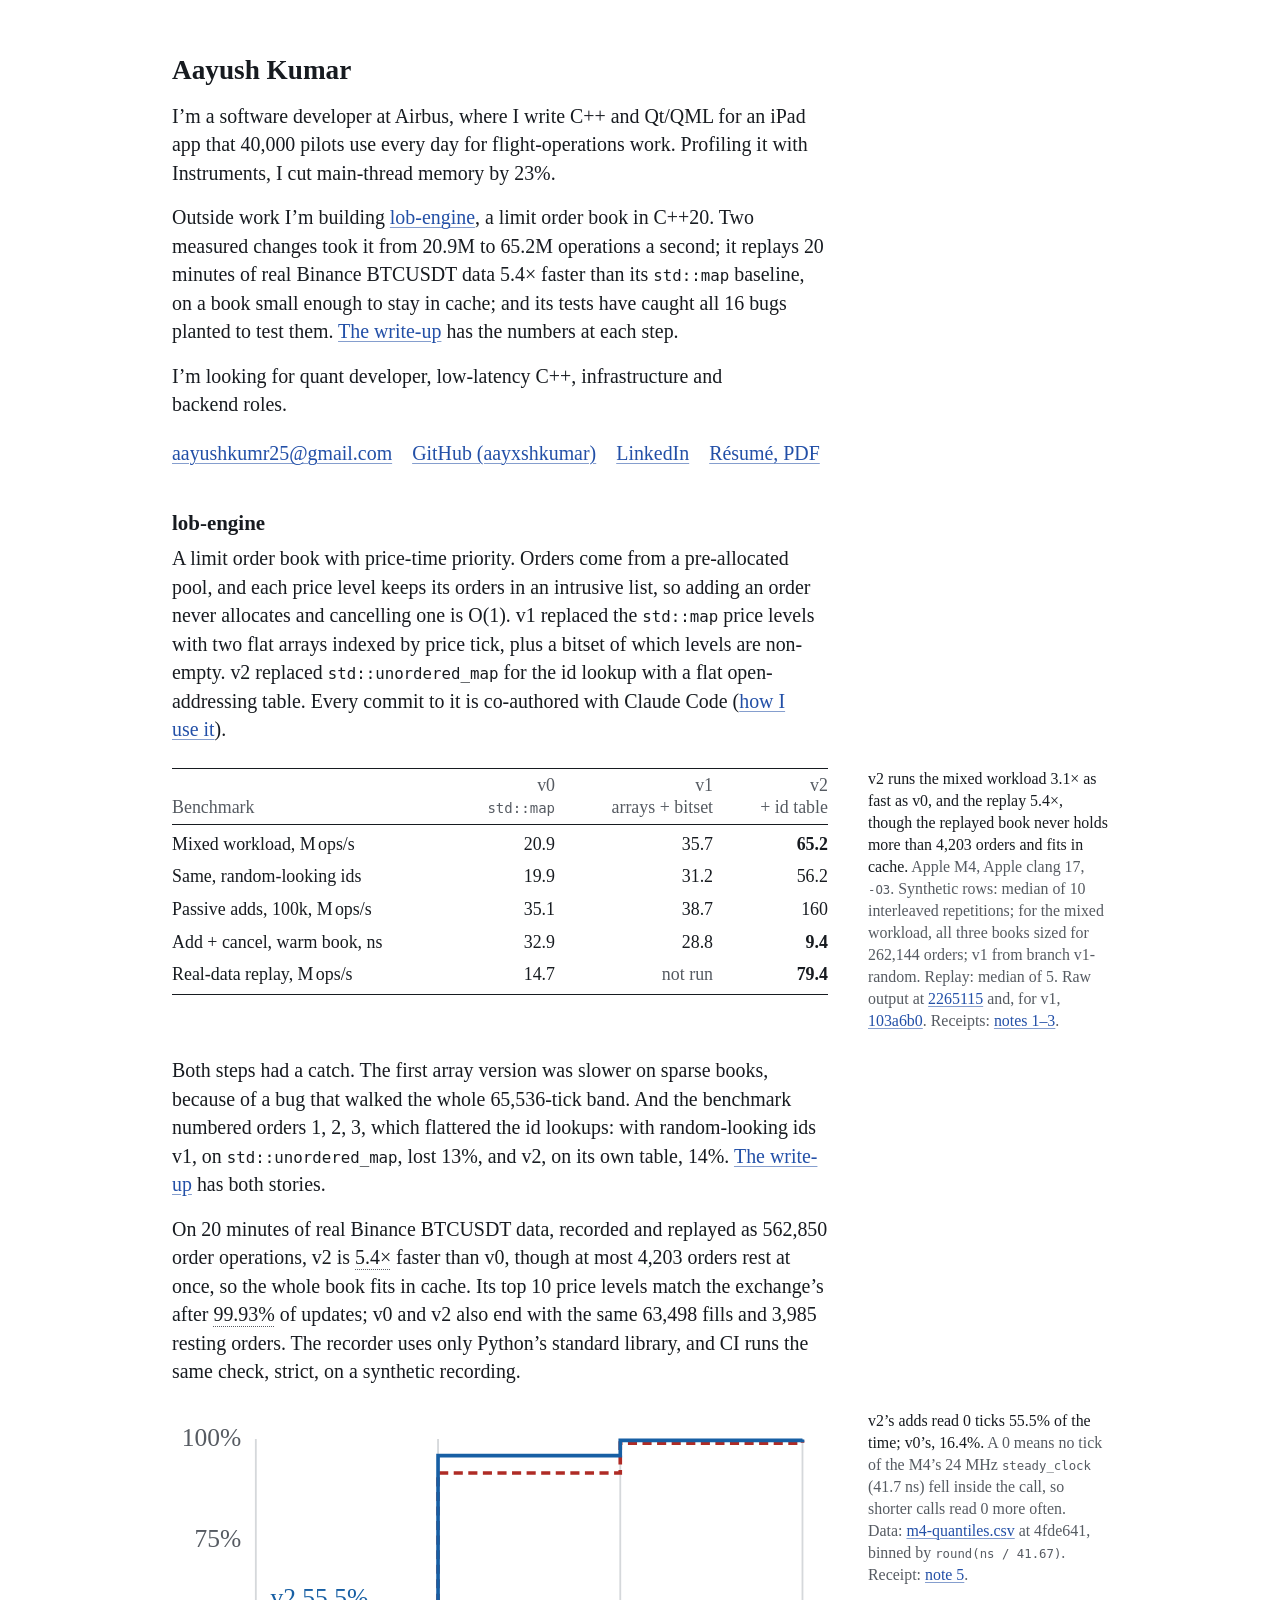
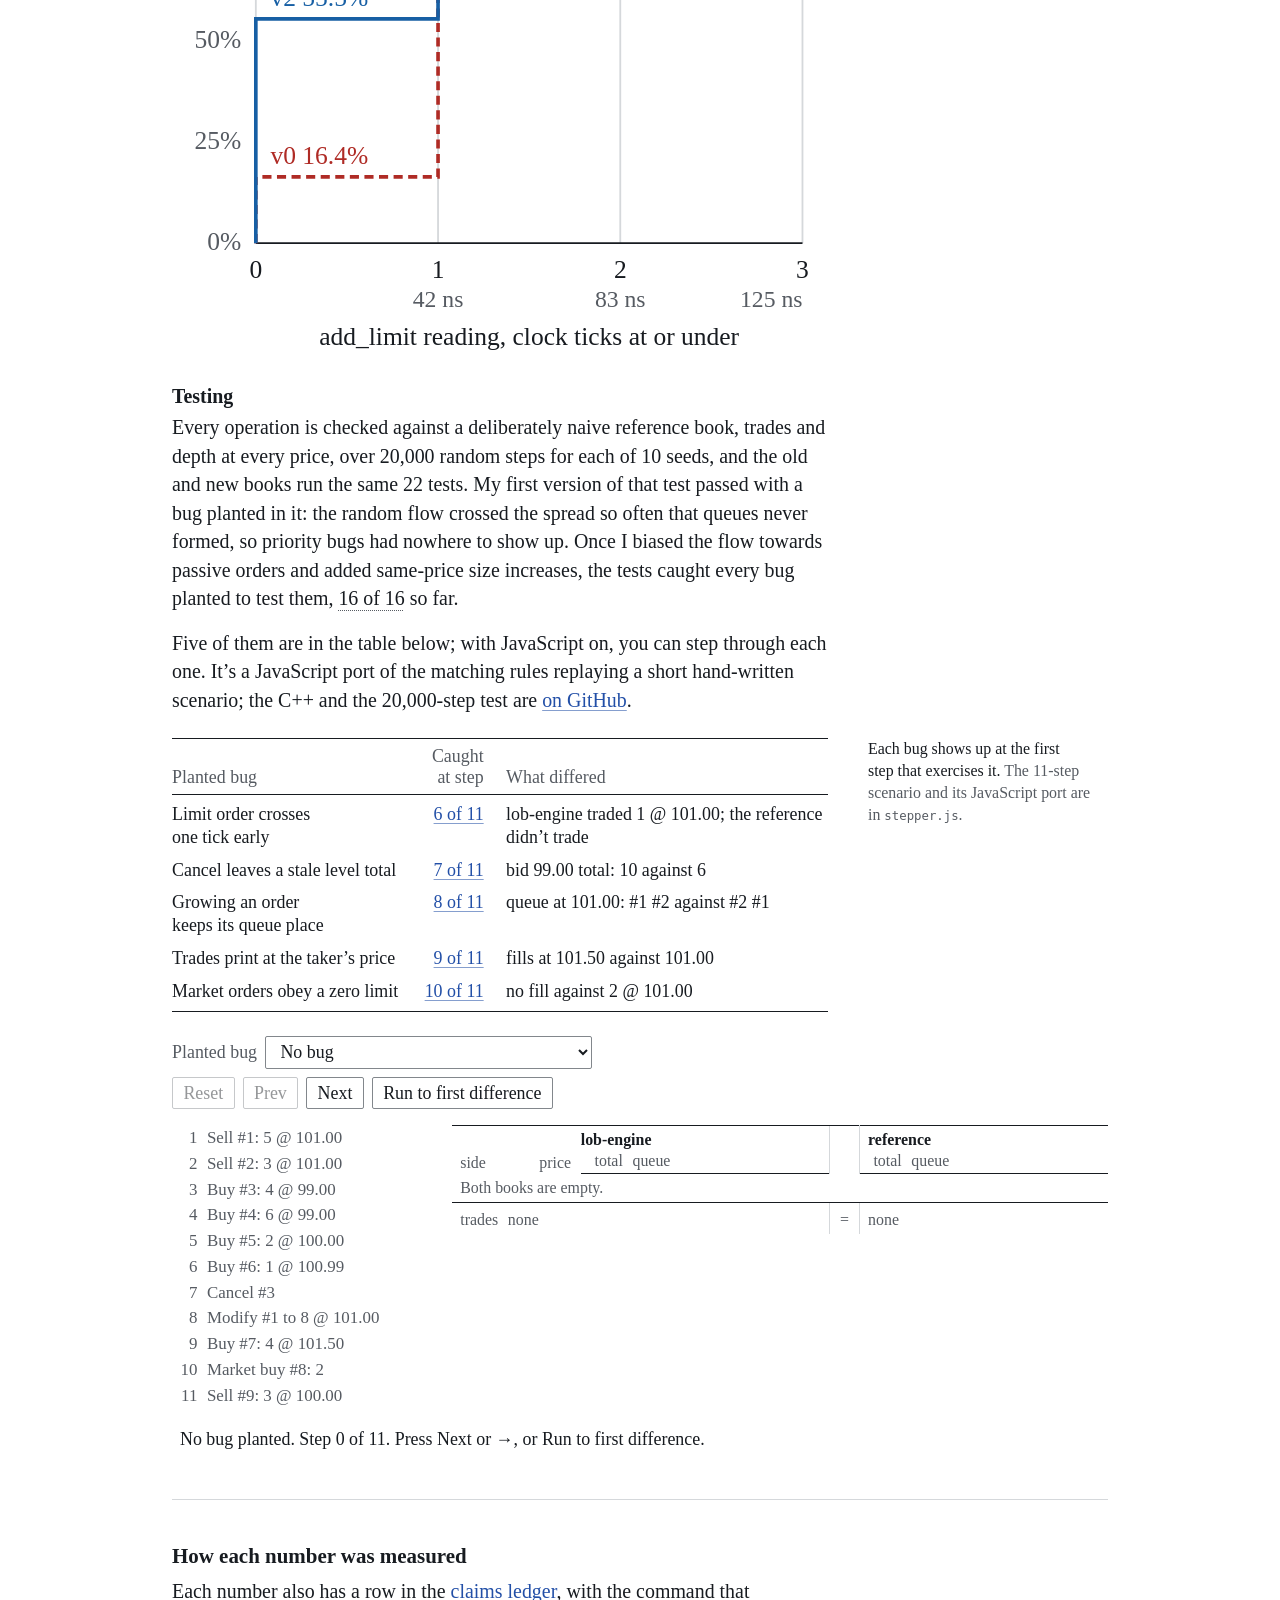
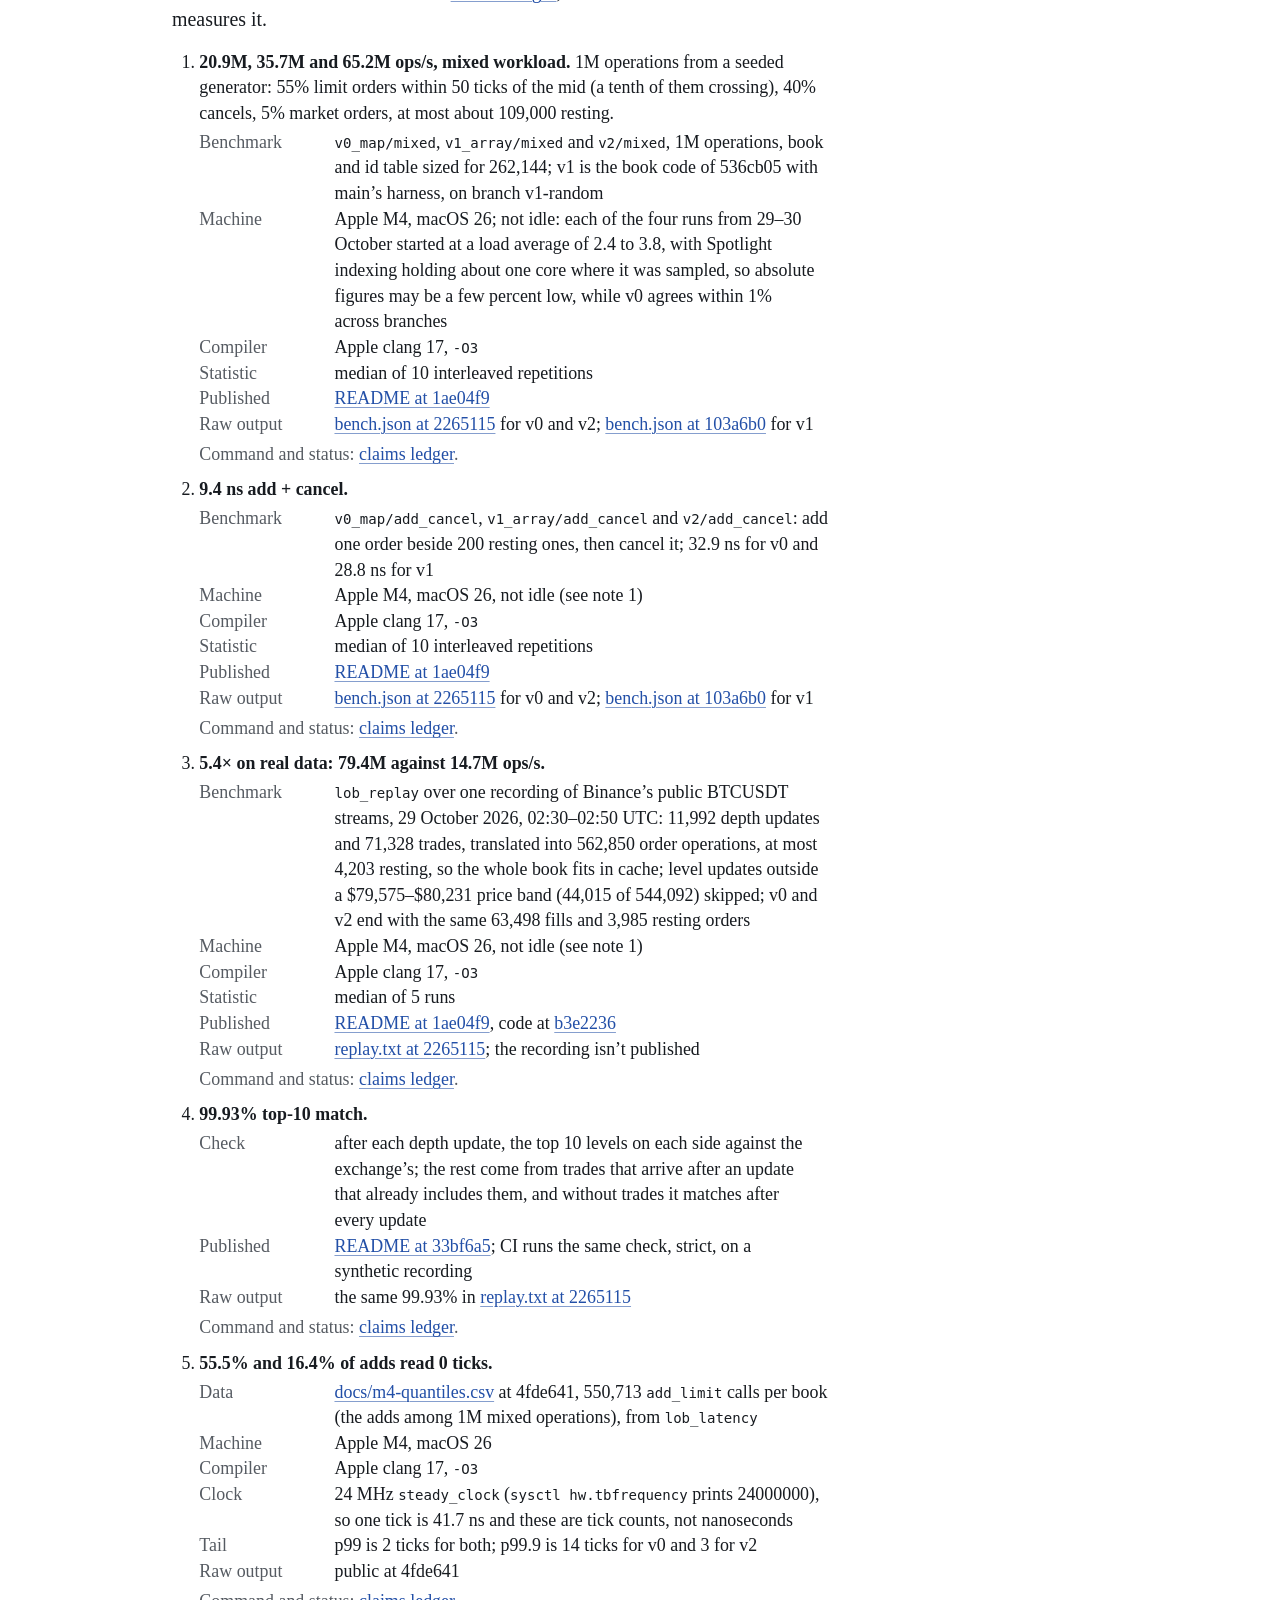
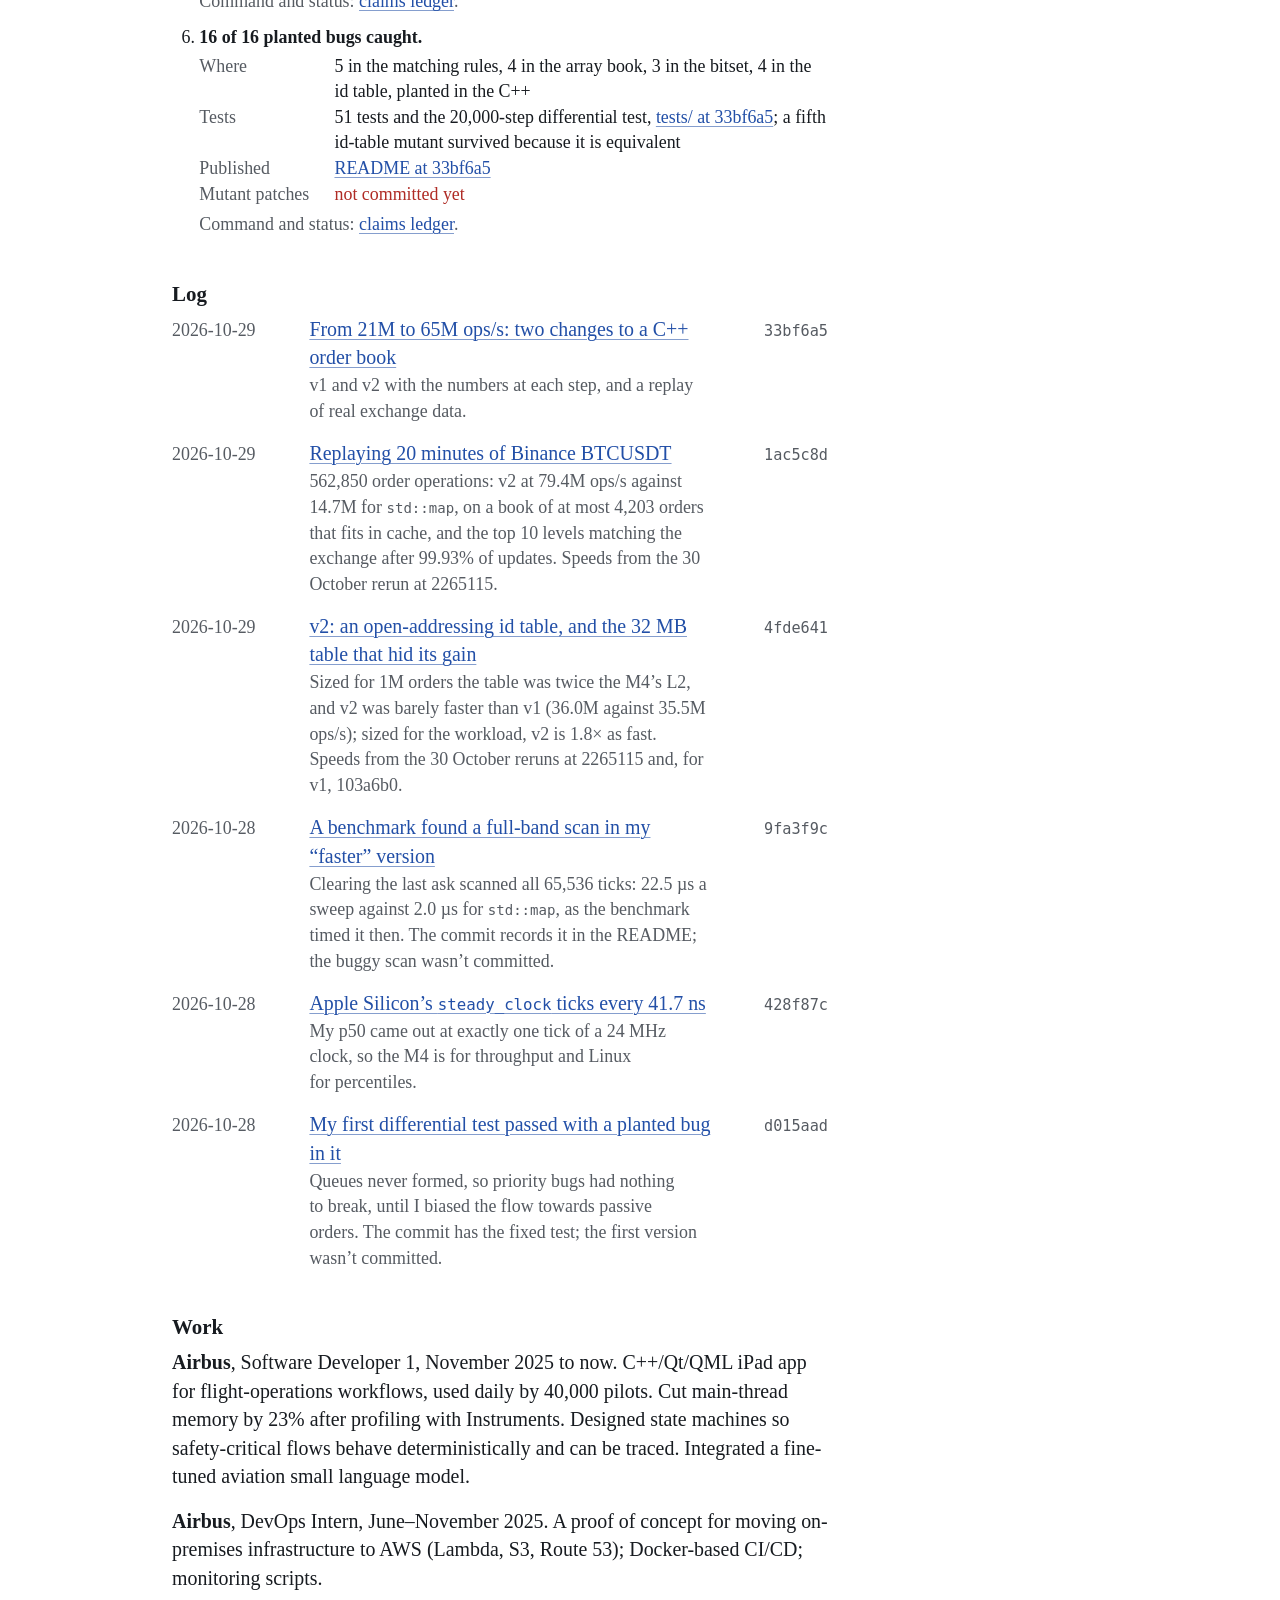
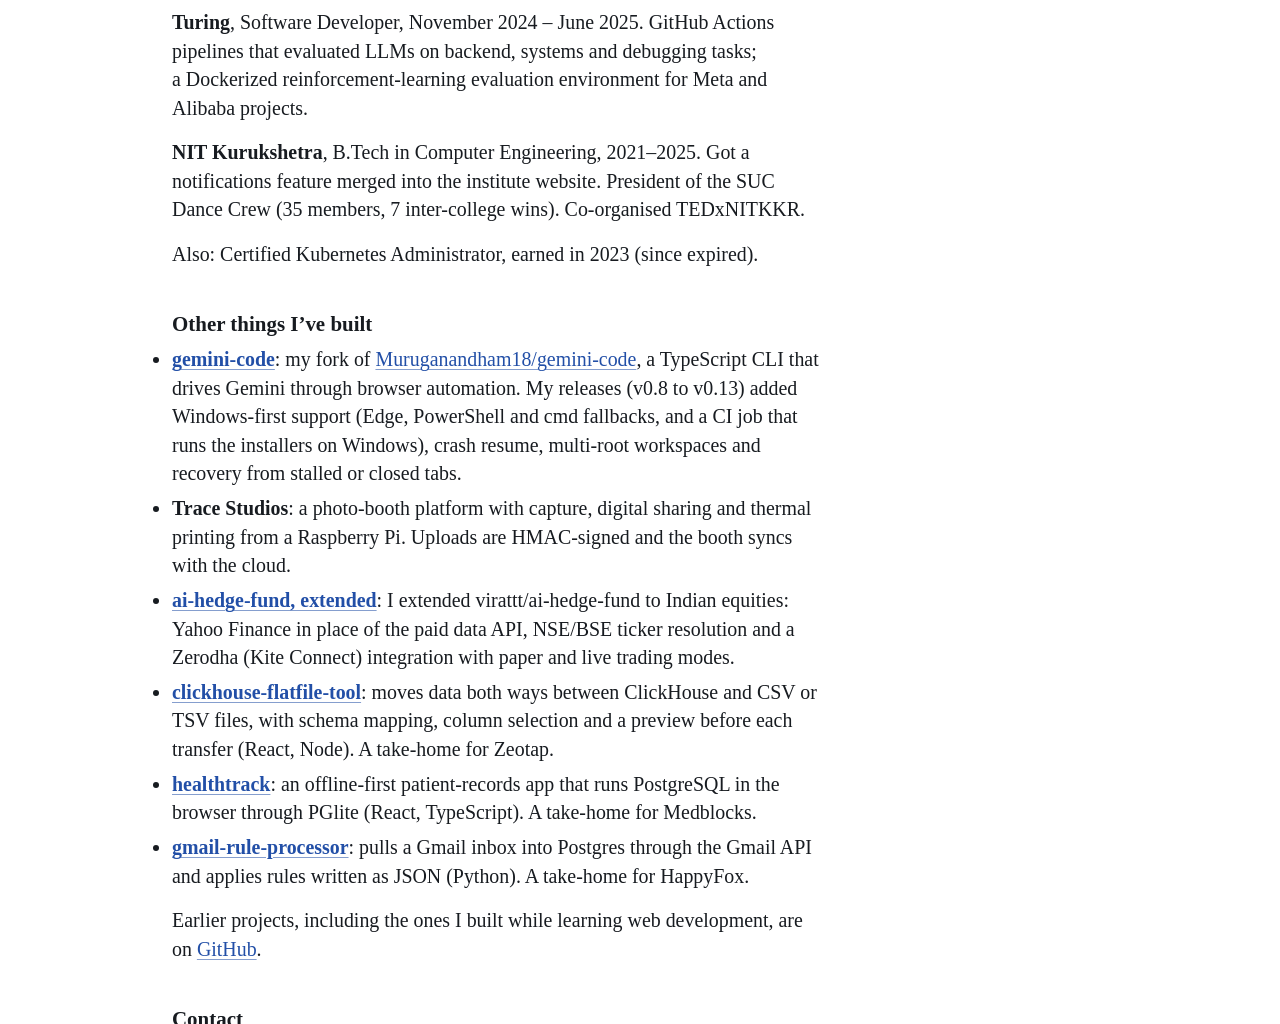
<file: index.html>
<!doctype html>
<html lang="en">
<head>
<meta charset="utf-8">
<meta name="viewport" content="width=device-width, initial-scale=1">
<meta name="color-scheme" content="light dark">
<title>Aayush Kumar – C++ software developer at Airbus</title>
<meta name="description" content="Aayush Kumar (aayxshkumar), software developer at Airbus writing C++ and Qt/QML. NIT Kurukshetra 2025. Building lob-engine, a C++20 limit order book tested against a naive reference book.">
<meta name="author" content="Aayush Kumar">
<link rel="canonical" href="https://aayxshkumar.github.io/">
<link rel="alternate" type="application/atom+xml" href="/atom.xml" title="Aayush Kumar">
<meta property="og:type" content="profile">
<meta property="og:site_name" content="Aayush Kumar">
<meta property="profile:first_name" content="Aayush">
<meta property="profile:last_name" content="Kumar">
<meta property="profile:username" content="aayxshkumar">
<meta property="og:url" content="https://aayxshkumar.github.io/">
<meta property="og:title" content="Aayush Kumar">
<meta property="og:description" content="C++ developer at Airbus, building lob-engine: a C++20 order book that went from 20.9M to 65.2M ops/s in two measured steps.">
<meta property="og:image" content="https://aayxshkumar.github.io/og.png">
<meta property="og:image:width" content="1200">
<meta property="og:image:height" content="630">
<meta property="og:image:alt" content="From 21M to 65M ops/s: two changes to a C++ order book. Bars for std::map levels 20.9M, arrays + bitset 35.7M and id table 65.2M ops/s on an Apple M4, median of 10 runs.">
<meta name="twitter:card" content="summary_large_image">
<link rel="icon" href="favicon-96.png" sizes="96x96" type="image/png">
<link rel="icon" href="favicon.svg" type="image/svg+xml">
<link rel="apple-touch-icon" href="apple-touch-icon.png">
<link rel="me" href="https://github.com/aayxshkumar">
<link rel="me" href="https://www.linkedin.com/in/aayxshkumar">
<script>document.documentElement.classList.add("js")</script>
<link rel="stylesheet" href="style.css">
<script type="speculationrules">
{"prefetch":[{"where":{"and":[{"href_matches":"/*"},{"not":{"href_matches":["/*.pdf","/*.png","/*.svg","/*.xml"]}}]},"eagerness":"moderate"}]}
</script>
<script type="application/ld+json">
{"@context":"https://schema.org","@graph":[
{"@type":"WebSite","@id":"https://aayxshkumar.github.io/#website","url":"https://aayxshkumar.github.io/","name":"Aayush Kumar","alternateName":"aayxshkumar"},
{"@type":"ProfilePage","@id":"https://aayxshkumar.github.io/#profile","url":"https://aayxshkumar.github.io/","isPartOf":{"@id":"https://aayxshkumar.github.io/#website"},"dateModified":"2026-10-30","mainEntity":{"@id":"https://aayxshkumar.github.io/#me"}},
{"@type":"Person","@id":"https://aayxshkumar.github.io/#me","name":"Aayush Kumar","alternateName":"aayxshkumar","url":"https://aayxshkumar.github.io/","email":"mailto:aayushkumr25@gmail.com","description":"Software developer at Airbus writing C++ and Qt/QML; building lob-engine, a C++20 limit order book.","jobTitle":"Software Developer","worksFor":{"@type":"Organization","name":"Airbus","url":"https://www.airbus.com/"},"alumniOf":{"@type":"CollegeOrUniversity","name":"National Institute of Technology Kurukshetra","url":"https://nitkkr.ac.in/"},"knowsAbout":["C++","C++20","Qt","QML","Low-latency systems","Limit order books","Linux","Kubernetes"],"sameAs":["https://github.com/aayxshkumar","https://www.linkedin.com/in/aayxshkumar"]}
]}
</script>
</head>
<body>
<main>

<h1>Aayush Kumar</h1>

<p>I’m a software developer at Airbus, where I write C++ and Qt/QML for an iPad app that 40,000 pilots use every day for flight-operations work. Profiling it with Instruments, I cut main-thread memory by 23%.</p>

<p>Outside work I’m building <a href="https://github.com/aayxshkumar/lob-engine">lob-engine</a>, a limit order book in C++20. Two measured changes took it from 20.9M to 65.2M operations a second; it replays 20 minutes of real Binance BTCUSDT data 5.4× faster than its <code>std::map</code> baseline, on a book small enough to stay in cache; and its tests have caught all 16 bugs planted to test them. <a href="order-book-3x.html">The write-up</a> has the numbers at each step.</p>

<p>I’m looking for quant developer, low-latency C++, infrastructure and backend roles.</p>

<ul class="links">
<li><a href="mailto:aayushkumr25@gmail.com">aayushkumr25@gmail.com</a></li>
<li><a rel="me" href="https://github.com/aayxshkumar">GitHub (aayxshkumar)</a></li>
<li><a rel="me" href="https://www.linkedin.com/in/aayxshkumar">LinkedIn</a></li>
<li><a href="Aayush_Kumar_Resume.pdf">Résumé, PDF</a></li>
</ul>

<h2 id="lob-engine"><a href="#lob-engine">lob-engine</a></h2>

<p>A limit order book with price-time priority. Orders come from a pre-allocated pool, and each price level keeps its orders in an intrusive list, so adding an order never allocates and cancelling one is O(1). v1 replaced the <code>std::map</code> price levels with two flat arrays indexed by price tick, plus a bitset of which levels are non-empty. v2 replaced <code>std::unordered_map</code> for the id lookup with a flat open-addressing table. Every commit to it is co-authored with Claude Code (<a href="colophon.html#ai">how I use it</a>).</p>

<div class="withcap" id="results">
<table>
<thead><tr><th>Benchmark</th><th>v0<br><code>std::map</code></th><th>v1<br>arrays + bitset</th><th>v2<br>+ id table</th></tr></thead>
<tbody>
<tr><th scope="row">Mixed workload, M ops/s</th><td>20.9</td><td>35.7</td><td><strong>65.2</strong></td></tr>
<tr><th scope="row">Same, random-looking ids</th><td>19.9</td><td>31.2</td><td>56.2</td></tr>
<tr><th scope="row">Passive adds, 100k, M ops/s</th><td>35.1</td><td>38.7</td><td>160</td></tr>
<tr><th scope="row">Add &#8288;+ &#8288;cancel, warm book, ns</th><td>32.9</td><td>28.8</td><td><strong>9.4</strong></td></tr>
<tr><th scope="row">Real-data replay, M ops/s</th><td>14.7</td><td class="mut">not run</td><td><strong>79.4</strong></td></tr>
</tbody>
</table>
<p class="cap"><b>v2 runs the mixed workload 3.1× as fast as v0, and the replay 5.4×, though the replayed book never holds more than 4,203 orders and fits in cache.</b> Apple M4, Apple clang 17, <code>-O3</code>. Synthetic rows: median of 10 interleaved repetitions; for the mixed workload, all three books sized for 262,144 orders; v1 from branch v1-random. Replay: median of 5. Raw output at <a href="https://github.com/aayxshkumar/lob-engine/tree/2265115/bench/results/2026-10-30-m4-b3e2236">2265115</a> and, for v1, <a href="https://github.com/aayxshkumar/lob-engine/tree/103a6b0/bench/results/2026-10-29-m4-d512779">103a6b0</a>. Receipts: <a href="#n-mixed">notes 1–3</a>.</p>
</div>

<p>Both steps had a catch. The first array version was slower on sparse books, because of a bug that walked the whole 65,536-tick band. And the benchmark numbered orders 1, 2, 3, which flattered the id lookups: with random-looking ids v1, on <code>std::unordered_map</code>, lost 13%, and v2, on its own table, 14%. <a href="order-book-3x.html">The write-up</a> has both stories.</p>

<p>On 20 minutes of real Binance BTCUSDT data, recorded and replayed as 562,850 order operations, v2 is <button type="button" class="num" popovertarget="m-replay" style="anchor-name: --m-replay">5.4×<span class="vh">, how this was measured</span></button><span id="m-replay" popover class="method" style="position-anchor: --m-replay">79.4M against 14.7M ops/s, each the median of 5 runs of <code>lob_replay</code> over one recording, with the code at b3e2236. The recording isn’t published, and level updates outside a $79,575–$80,231 price band (44,015 of 544,092) are skipped. <a href="#n-replay">Full receipt</a>.<button type="button" class="close" popovertarget="m-replay" popovertargetaction="hide">Close</button></span> faster than v0, though at most 4,203 orders rest at once, so the whole book fits in cache. Its top 10 price levels match the exchange’s after <button type="button" class="num" popovertarget="m-match" style="anchor-name: --m-match">99.93%<span class="vh">, how this was measured</span></button><span id="m-match" popover class="method" style="position-anchor: --m-match">The replay compares the top 10 levels on each side with the exchange’s after each of 11,992 depth updates. Without trades it matches after every one. <a href="#n-match">Full receipt</a>.<button type="button" class="close" popovertarget="m-match" popovertargetaction="hide">Close</button></span> of updates; v0 and v2 also end with the same 63,498 fills and 3,985 resting orders. The recorder uses only Python’s standard library, and CI runs the same check, strict, on a synthetic recording.</p>

<figure class="wide withcap" id="latency">
<picture><source media="(max-width: 600px)" srcset="latency-cdf-add_limit-narrow.svg" width="360" height="300"><img src="latency-cdf-add_limit.svg" alt="Step chart of add_limit latency in clock ticks on an Apple M4. v2 reads 0 ticks for 55.5 percent of adds and v0 for 16.4 percent; at 1 tick v0 reaches 91.6 percent and v2 95.9 percent; both pass 99 percent by 2 ticks." width="720" height="360"></picture>
<figcaption><b>v2’s adds read 0 ticks 55.5% of the time; v0’s, 16.4%.</b> A 0 means no tick of the M4’s 24 MHz <code>steady_clock</code> (41.7 ns) fell inside the call, so shorter calls read 0 more often. Data: <a href="https://github.com/aayxshkumar/lob-engine/blob/4fde641/docs/m4-quantiles.csv">m4-quantiles.csv</a> at 4fde641, binned by <code>round(ns / 41.67)</code>. Receipt: <a href="#n-ticks">note 5</a>.</figcaption>
</figure>

<h3 id="testing">Testing</h3>

<p>Every operation is checked against a deliberately naive reference book, trades and depth at every price, over 20,000 random steps for each of 10 seeds, and the old and new books run the same 22 tests. My first version of that test passed with a bug planted in it: the random flow crossed the spread so often that queues never formed, so priority bugs had nowhere to show up. Once I biased the flow towards passive orders and added same-price size increases, the tests caught every bug planted to test them, <button type="button" class="num" popovertarget="m-bugs" style="anchor-name: --m-bugs">16 of 16<span class="vh">, how this was measured</span></button><span id="m-bugs" popover class="method" style="position-anchor: --m-bugs">Planted in the C++: 5 in the matching rules, 4 in the array book, 3 in the bitset, 4 in the id table. The 51 tests and the 20,000-step differential test caught each one. <a href="#n-bugs">Full receipt</a>.<button type="button" class="close" popovertarget="m-bugs" popovertargetaction="hide">Close</button></span> &#8288;so &#8288;far.</p>

<p>Five of them are in the table below; with JavaScript on, you can step through each one. It’s a JavaScript port of the matching rules replaying a short hand-written scenario; the C++ and the 20,000-step test are <a href="https://github.com/aayxshkumar/lob-engine/tree/main/tests">on GitHub</a>.</p>

<div class="withcap" id="bugs">
<table class="bugs">
<thead><tr><th>Planted bug</th><th>Caught<br>at step</th><th class="t">What differed</th></tr></thead>
<tbody>
<tr><th scope="row">Limit order crosses one tick early</th><td>6 of 11</td><td class="t">lob-engine traded 1 &#8288;@ &#8288;101.00; the reference didn’t trade</td></tr>
<tr><th scope="row">Cancel leaves a stale level total</th><td>7 of 11</td><td class="t">bid 99.00 total: 10 against 6</td></tr>
<tr><th scope="row">Growing an order keeps its queue place</th><td>8 of 11</td><td class="t">queue at 101.00: #1 #2 against #2 #1</td></tr>
<tr><th scope="row">Trades print at the taker’s price</th><td>9 of 11</td><td class="t">fills at 101.50 against 101.00</td></tr>
<tr><th scope="row">Market orders obey a zero limit</th><td>10 of 11</td><td class="t">no fill against 2 &#8288;@ &#8288;101.00</td></tr>
</tbody>
</table>
<p class="cap"><b>Each bug shows up at the first step that exercises it.</b> The 11-step scenario and its JavaScript port are in <code>stepper.js</code>.</p>
</div>

<section id="stepper" class="stepper wide" aria-label="Differential test, step by step">
  <p class="pick"><label for="bug">Planted bug</label> <select id="bug"></select></p>
  <p class="controls">
    <button type="button" id="reset">Reset</button>
    <button type="button" id="prev">Prev</button>
    <button type="button" id="next">Next</button>
    <button type="button" id="run">Run to first difference</button>
  </p>
  <div class="cols">
    <ol id="ops" class="ops" aria-label="Scenario"></ol>
    <div class="bookwrap">
      <table class="book" id="book">
        <caption class="vh">lob-engine’s book and the reference book at this step, and whether each row matches</caption>
        <thead>
          <tr><th rowspan="2">side</th><th rowspan="2">price</th><th class="grp" colspan="2">lob-engine</th><th class="eq" rowspan="2"><span class="vh">match</span></th><th class="grp" colspan="2">reference</th></tr>
          <tr><th>total</th><th class="q">queue</th><th>total</th><th class="q">queue</th></tr>
        </thead>
        <tbody></tbody>
        <tfoot></tfoot>
      </table>
    </div>
  </div>
  <p id="verdict" class="verdict" role="status" aria-live="polite"></p>
</section>

<h2 id="method"><a href="#method">How each number was measured</a></h2>

<p>Each number also has a row in the <a href="claims.html">claims ledger</a>, with the command that measures it.</p>
<ol class="endnotes">
<li id="n-mixed"><b>20.9M, 35.7M and 65.2M ops/s, mixed workload.</b> 1M operations from a seeded generator: 55% limit orders within 50 ticks of the mid (a tenth of them crossing), 40% cancels, 5% market orders, at most about 109,000 resting.<dl class="rcpt"><dt>Benchmark</dt><dd><code>v0_map/mixed</code>, <code>v1_array/mixed</code> and <code>v2/mixed</code>, 1M operations, book and id table sized for 262,144; v1 is the book code of 536cb05 with main’s harness, on branch v1-random</dd><dt>Machine</dt><dd>Apple M4, macOS 26; not idle: each of the four runs from 29–30 October started at a load average of 2.4 to 3.8, with Spotlight indexing holding about one core where it was sampled, so absolute figures may be a few percent low, while v0 agrees within 1% across branches</dd><dt>Compiler</dt><dd>Apple clang 17, <code>-O3</code></dd><dt>Statistic</dt><dd>median of 10 interleaved repetitions</dd><dt>Published</dt><dd><a href="https://github.com/aayxshkumar/lob-engine/blob/1ae04f9/README.md">README at 1ae04f9</a></dd><dt>Raw output</dt><dd><a href="https://github.com/aayxshkumar/lob-engine/blob/2265115/bench/results/2026-10-30-m4-b3e2236/bench.json">bench.json at 2265115</a> for v0 and v2; <a href="https://github.com/aayxshkumar/lob-engine/blob/103a6b0/bench/results/2026-10-29-m4-d512779/bench.json">bench.json at 103a6b0</a> for v1</dd></dl><p class="more">Command and status: <a href="claims.html#c-mixed">claims ledger</a>.</p></li>
<li id="n-addcancel"><b>9.4 ns add + cancel.</b><dl class="rcpt"><dt>Benchmark</dt><dd><code>v0_map/add_cancel</code>, <code>v1_array/add_cancel</code> and <code>v2/add_cancel</code>: add one order beside 200 resting ones, then cancel it; 32.9 ns for v0 and 28.8 ns for v1</dd><dt>Machine</dt><dd>Apple M4, macOS 26, not idle (see note 1)</dd><dt>Compiler</dt><dd>Apple clang 17, <code>-O3</code></dd><dt>Statistic</dt><dd>median of 10 interleaved repetitions</dd><dt>Published</dt><dd><a href="https://github.com/aayxshkumar/lob-engine/blob/1ae04f9/README.md">README at 1ae04f9</a></dd><dt>Raw output</dt><dd><a href="https://github.com/aayxshkumar/lob-engine/blob/2265115/bench/results/2026-10-30-m4-b3e2236/bench.json">bench.json at 2265115</a> for v0 and v2; <a href="https://github.com/aayxshkumar/lob-engine/blob/103a6b0/bench/results/2026-10-29-m4-d512779/bench.json">bench.json at 103a6b0</a> for v1</dd></dl><p class="more">Command and status: <a href="claims.html#c-addcancel">claims ledger</a>.</p></li>
<li id="n-replay"><b>5.4× on real data: 79.4M against 14.7M ops/s.</b><dl class="rcpt"><dt>Benchmark</dt><dd><code>lob_replay</code> over one recording of Binance’s public BTCUSDT streams, 29 October 2026, 02:30–02:50 UTC: 11,992 depth updates and 71,328 trades, translated into 562,850 order operations, at most 4,203 resting, so the whole book fits in cache; level updates outside a $79,575–$80,231 price band (44,015 of 544,092) skipped; v0 and v2 end with the same 63,498 fills and 3,985 resting orders</dd><dt>Machine</dt><dd>Apple M4, macOS 26, not idle (see note 1)</dd><dt>Compiler</dt><dd>Apple clang 17, <code>-O3</code></dd><dt>Statistic</dt><dd>median of 5 runs</dd><dt>Published</dt><dd><a href="https://github.com/aayxshkumar/lob-engine/blob/1ae04f9/README.md">README at 1ae04f9</a>, code at <a href="https://github.com/aayxshkumar/lob-engine/tree/b3e2236">b3e2236</a></dd><dt>Raw output</dt><dd><a href="https://github.com/aayxshkumar/lob-engine/blob/2265115/bench/results/2026-10-30-m4-b3e2236/replay.txt">replay.txt at 2265115</a>; the recording isn’t published</dd></dl><p class="more">Command and status: <a href="claims.html#c-replay">claims ledger</a>.</p></li>
<li id="n-match"><b>99.93% top-10 match.</b><dl class="rcpt"><dt>Check</dt><dd>after each depth update, the top 10 levels on each side against the exchange’s; the rest come from trades that arrive after an update that already includes them, and without trades it matches after every update</dd><dt>Published</dt><dd><a href="https://github.com/aayxshkumar/lob-engine/blob/33bf6a5/README.md">README at 33bf6a5</a>; CI runs the same check, strict, on a synthetic recording</dd><dt>Raw output</dt><dd>the same 99.93% in <a href="https://github.com/aayxshkumar/lob-engine/blob/2265115/bench/results/2026-10-30-m4-b3e2236/replay.txt">replay.txt at 2265115</a></dd></dl><p class="more">Command and status: <a href="claims.html#c-match">claims ledger</a>.</p></li>
<li id="n-ticks"><b>55.5% and 16.4% of adds read 0 ticks.</b><dl class="rcpt"><dt>Data</dt><dd><a href="https://github.com/aayxshkumar/lob-engine/blob/4fde641/docs/m4-quantiles.csv">docs/m4-quantiles.csv</a> at 4fde641, 550,713 <code>add_limit</code> calls per book (the adds among 1M mixed operations), from <code>lob_latency</code></dd><dt>Machine</dt><dd>Apple M4, macOS 26</dd><dt>Compiler</dt><dd>Apple clang 17, <code>-O3</code></dd><dt>Clock</dt><dd>24 MHz <code>steady_clock</code> (<code>sysctl hw.tbfrequency</code> prints 24000000), so one tick is 41.7 ns and these are tick counts, not nanoseconds</dd><dt>Tail</dt><dd>p99 is 2 ticks for both; p99.9 is 14 ticks for v0 and 3 for v2</dd><dt>Raw output</dt><dd>public at 4fde641</dd></dl><p class="more">Command and status: <a href="claims.html#c-ticks">claims ledger</a>.</p></li>
<li id="n-bugs"><b>16 of 16 planted bugs caught.</b><dl class="rcpt"><dt>Where</dt><dd>5 in the matching rules, 4 in the array book, 3 in the bitset, 4 in the id table, planted in the C++</dd><dt>Tests</dt><dd>51 tests and the 20,000-step differential test, <a href="https://github.com/aayxshkumar/lob-engine/tree/33bf6a5/tests">tests/ at 33bf6a5</a>; a fifth id-table mutant survived because it is equivalent</dd><dt>Published</dt><dd><a href="https://github.com/aayxshkumar/lob-engine/blob/33bf6a5/README.md">README at 33bf6a5</a></dd><dt>Mutant patches</dt><dd><span class="missing">not committed yet</span></dd></dl><p class="more">Command and status: <a href="claims.html#c-bugs">claims ledger</a>.</p></li>
</ol>

<h2 id="log"><a href="#log">Log</a></h2>

<ol class="log">
<li id="order-book-3x"><a class="d" href="#order-book-3x"><time datetime="2026-10-29">2026-10-29</time></a><a href="order-book-3x.html">From 21M to 65M ops/s: two changes to a C++ order book</a><a class="sha" href="https://github.com/aayxshkumar/lob-engine/commit/33bf6a5"><span class="vh">Commit </span>33bf6a5</a><p>v1 and v2 with the numbers at each step, and a replay of real exchange data.</p></li>
<li id="real-data"><a class="d" href="#real-data"><time datetime="2026-10-29">2026-10-29</time></a><a href="order-book-3x.html#real-data">Replaying 20 minutes of Binance BTCUSDT</a><a class="sha" href="https://github.com/aayxshkumar/lob-engine/commit/1ac5c8d"><span class="vh">Commit </span>1ac5c8d</a><p>562,850 order operations: v2 at 79.4M ops/s against 14.7M for <code>std::map</code>, on a book of at most 4,203 orders that fits in cache, and the top 10 levels matching the exchange after 99.93% of updates. Speeds from the 30 October rerun at 2265115.</p></li>
<li id="id-table"><a class="d" href="#id-table"><time datetime="2026-10-29">2026-10-29</time></a><a href="order-book-3x.html#v2">v2: an open-addressing id table, and the 32 MB table that hid its gain</a><a class="sha" href="https://github.com/aayxshkumar/lob-engine/commit/4fde641"><span class="vh">Commit </span>4fde641</a><p>Sized for 1M orders the table was twice the M4’s L2, and v2 was barely faster than v1 (36.0M against 35.5M ops/s); sized for the workload, v2 is 1.8× as fast. Speeds from the 30 October reruns at 2265115 and, for v1, 103a6b0.</p></li>
<li id="full-band-scan"><a class="d" href="#full-band-scan"><time datetime="2026-10-28">2026-10-28</time></a><a href="order-book-3x.html#v1">A benchmark found a full-band scan in my “faster” version</a><a class="sha" href="https://github.com/aayxshkumar/lob-engine/commit/9fa3f9c"><span class="vh">Commit </span>9fa3f9c</a><p>Clearing the last ask scanned all 65,536 ticks: 22.5 µs a sweep against 2.0 µs for <code>std::map</code>, as the benchmark timed it then. The commit records it in the README; the buggy scan wasn’t committed.</p></li>
<li id="steady-clock"><a class="d" href="#steady-clock"><time datetime="2026-10-28">2026-10-28</time></a><a href="order-book-3x.html#limits">Apple Silicon’s <code>steady_clock</code> ticks every 41.7 ns</a><a class="sha" href="https://github.com/aayxshkumar/lob-engine/commit/428f87c"><span class="vh">Commit </span>428f87c</a><p>My p50 came out at exactly one tick of a 24 MHz clock, so the M4 is for throughput and Linux for percentiles.</p></li>
<li id="first-differential-test"><a class="d" href="#first-differential-test"><time datetime="2026-10-28">2026-10-28</time></a><a href="order-book-3x.html#v0">My first differential test passed with a planted bug in it</a><a class="sha" href="https://github.com/aayxshkumar/lob-engine/commit/d015aad"><span class="vh">Commit </span>d015aad</a><p>Queues never formed, so priority bugs had nothing to break, until I biased the flow towards passive orders. The commit has the fixed test; the first version wasn’t committed.</p></li>
</ol>

<h2 id="work"><a href="#work">Work</a></h2>

<p><strong>Airbus</strong>, Software Developer 1, November 2025 to now. C++/Qt/QML iPad app for flight-operations workflows, used daily by 40,000 pilots. Cut main-thread memory by 23% after profiling with Instruments. Designed state machines so safety-critical flows behave deterministically and can be traced. Integrated a fine-tuned aviation small language model.</p>

<p><strong>Airbus</strong>, DevOps Intern, June–November 2025. A proof of concept for moving on-premises infrastructure to AWS (Lambda, S3, Route 53); Docker-based CI/CD; monitoring scripts.</p>

<p><strong>Turing</strong>, Software Developer, November 2024 – June 2025. GitHub Actions pipelines that evaluated LLMs on backend, systems and debugging tasks; a Dockerized reinforcement-learning evaluation environment for Meta and Alibaba projects.</p>

<p><strong>NIT Kurukshetra</strong>, B.Tech in Computer Engineering, 2021–2025. Got a notifications feature merged into the institute website. President of the SUC Dance Crew (35 members, 7 inter-college wins). Co-organised TEDxNITKKR.</p>

<p>Also: Certified Kubernetes Administrator, earned in 2023 (since expired).</p>

<h2 id="other"><a href="#other">Other things I’ve built</a></h2>

<ul>
<li><a href="https://github.com/aayxshkumar/gemini-code"><strong>gemini-code</strong></a>: my fork of <a href="https://github.com/Muruganandham18/gemini-code">Muruganandham18/gemini-code</a>, a TypeScript CLI that drives Gemini through browser automation. My releases (v0.8 to v0.13) added Windows-first support (Edge, PowerShell and cmd fallbacks, and a CI job that runs the installers on Windows), crash resume, multi-root workspaces and recovery from stalled or closed tabs.</li>
<li><strong>Trace Studios</strong>: a photo-booth platform with capture, digital sharing and thermal printing from a Raspberry Pi. Uploads are HMAC-signed and the booth syncs with the cloud.</li>
<li><a href="https://github.com/aayxshkumar/ai-hedge-fund/tree/improve-decision-making"><strong>ai-hedge-fund, extended</strong></a>: I extended virattt/ai-hedge-fund to Indian equities: Yahoo Finance in place of the paid data API, NSE/BSE ticker resolution and a Zerodha (Kite Connect) integration with paper and live trading modes.</li>
<li><a href="https://github.com/aayxshkumar/clickhouse-flatfile-tool"><strong>clickhouse-flatfile-tool</strong></a>: moves data both ways between ClickHouse and CSV or TSV files, with schema mapping, column selection and a preview before each transfer (React, Node). A take-home for Zeotap.</li>
<li><a href="https://github.com/aayxshkumar/healthtrack"><strong>healthtrack</strong></a>: an offline-first patient-records app that runs PostgreSQL in the browser through PGlite (React, TypeScript). A take-home for Medblocks.</li>
<li><a href="https://github.com/aayxshkumar/gmail-rule-processor"><strong>gmail-rule-processor</strong></a>: pulls a Gmail inbox into Postgres through the Gmail API and applies rules written as JSON (Python). A take-home for HappyFox.</li>
</ul>

<p>Earlier projects, including the ones I built while learning web development, are on <a href="https://github.com/aayxshkumar?tab=repositories">GitHub</a>.</p>

<h2 id="contact"><a href="#contact">Contact</a></h2>

<p>Email is best: <a href="mailto:aayushkumr25@gmail.com">aayushkumr25@gmail.com</a>. Also <a href="https://github.com/aayxshkumar">GitHub</a> and <a href="https://www.linkedin.com/in/aayxshkumar">LinkedIn</a>.</p>

</main>
<footer>
<ul class="links"><li><a href="now.html">Now</a></li><li><a href="colophon.html">Colophon</a></li><li><a href="claims.html">Claims</a></li><li><a href="atom.xml">Feed</a></li></ul>
<p>Updated <time datetime="2026-10-30">30 October 2026</time>.</p>
</footer>
<script src="stepper.js" defer></script>
</body>
</html>
</file>
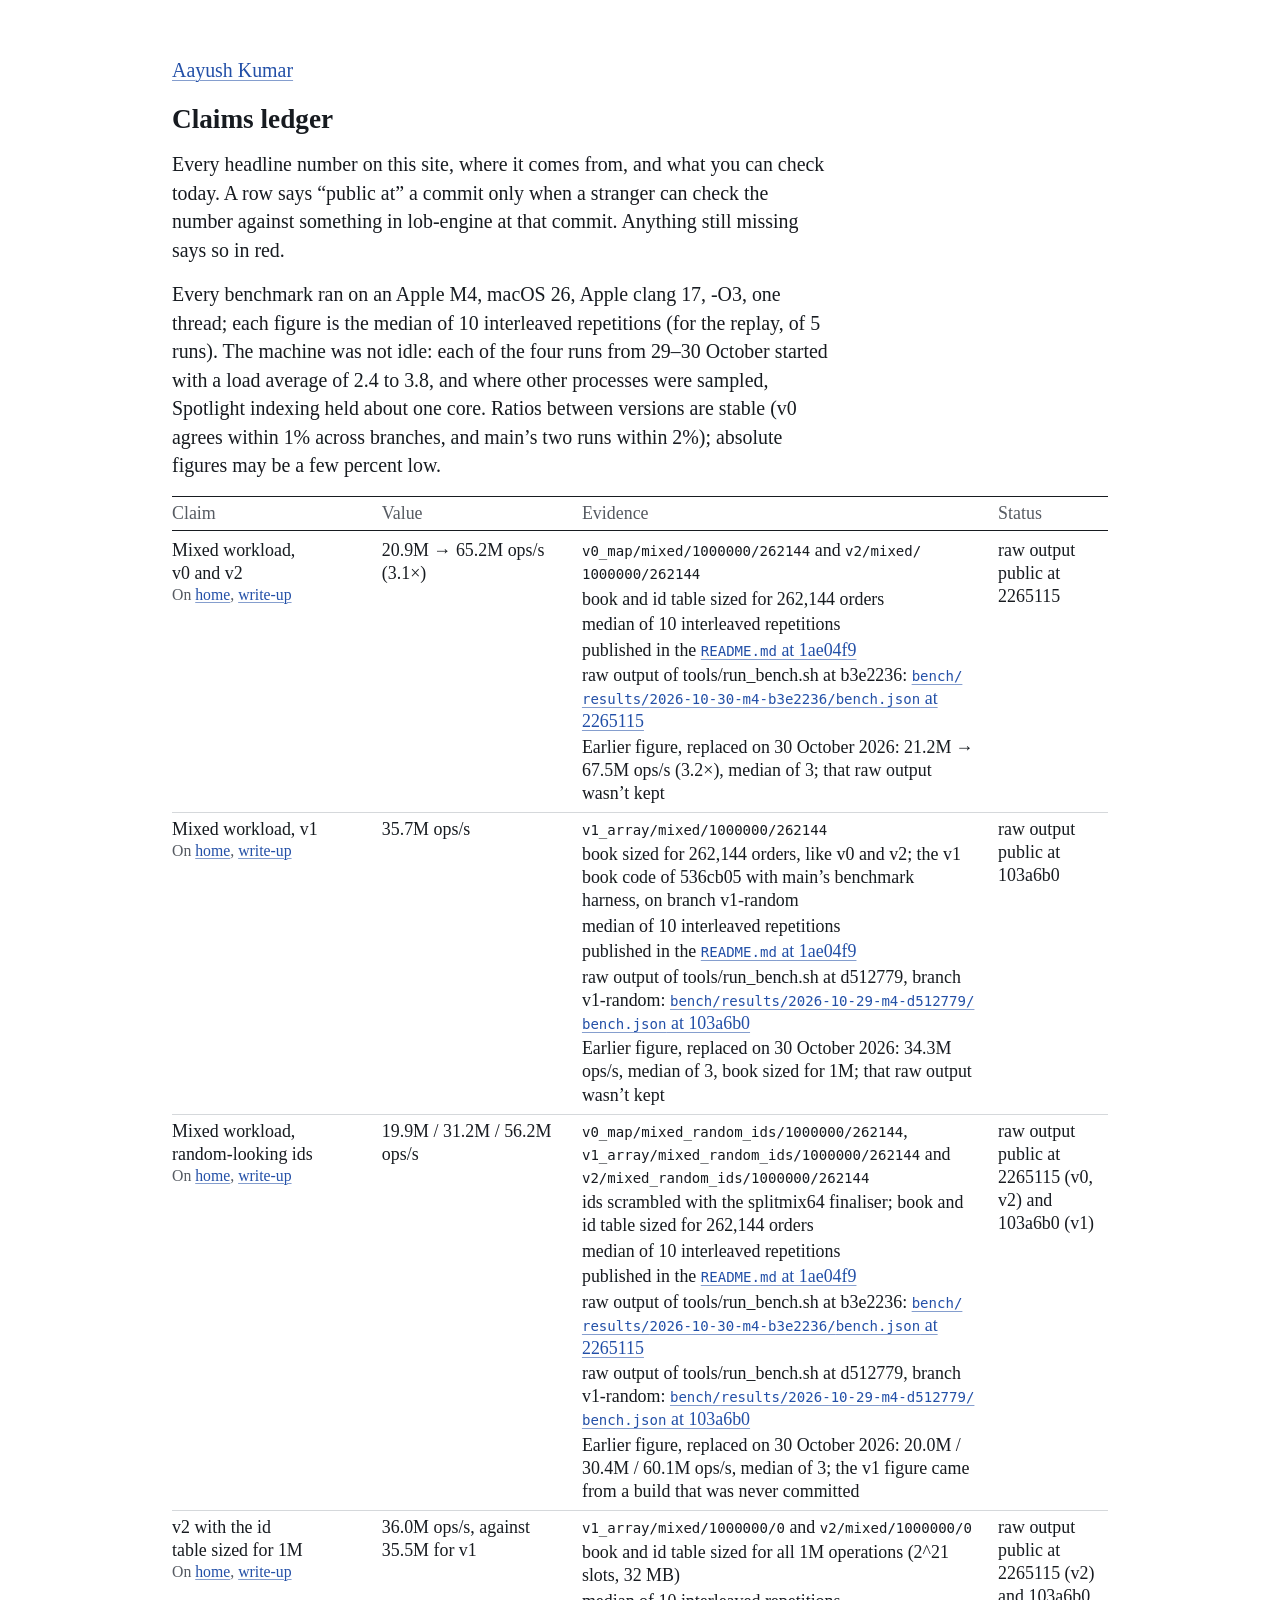
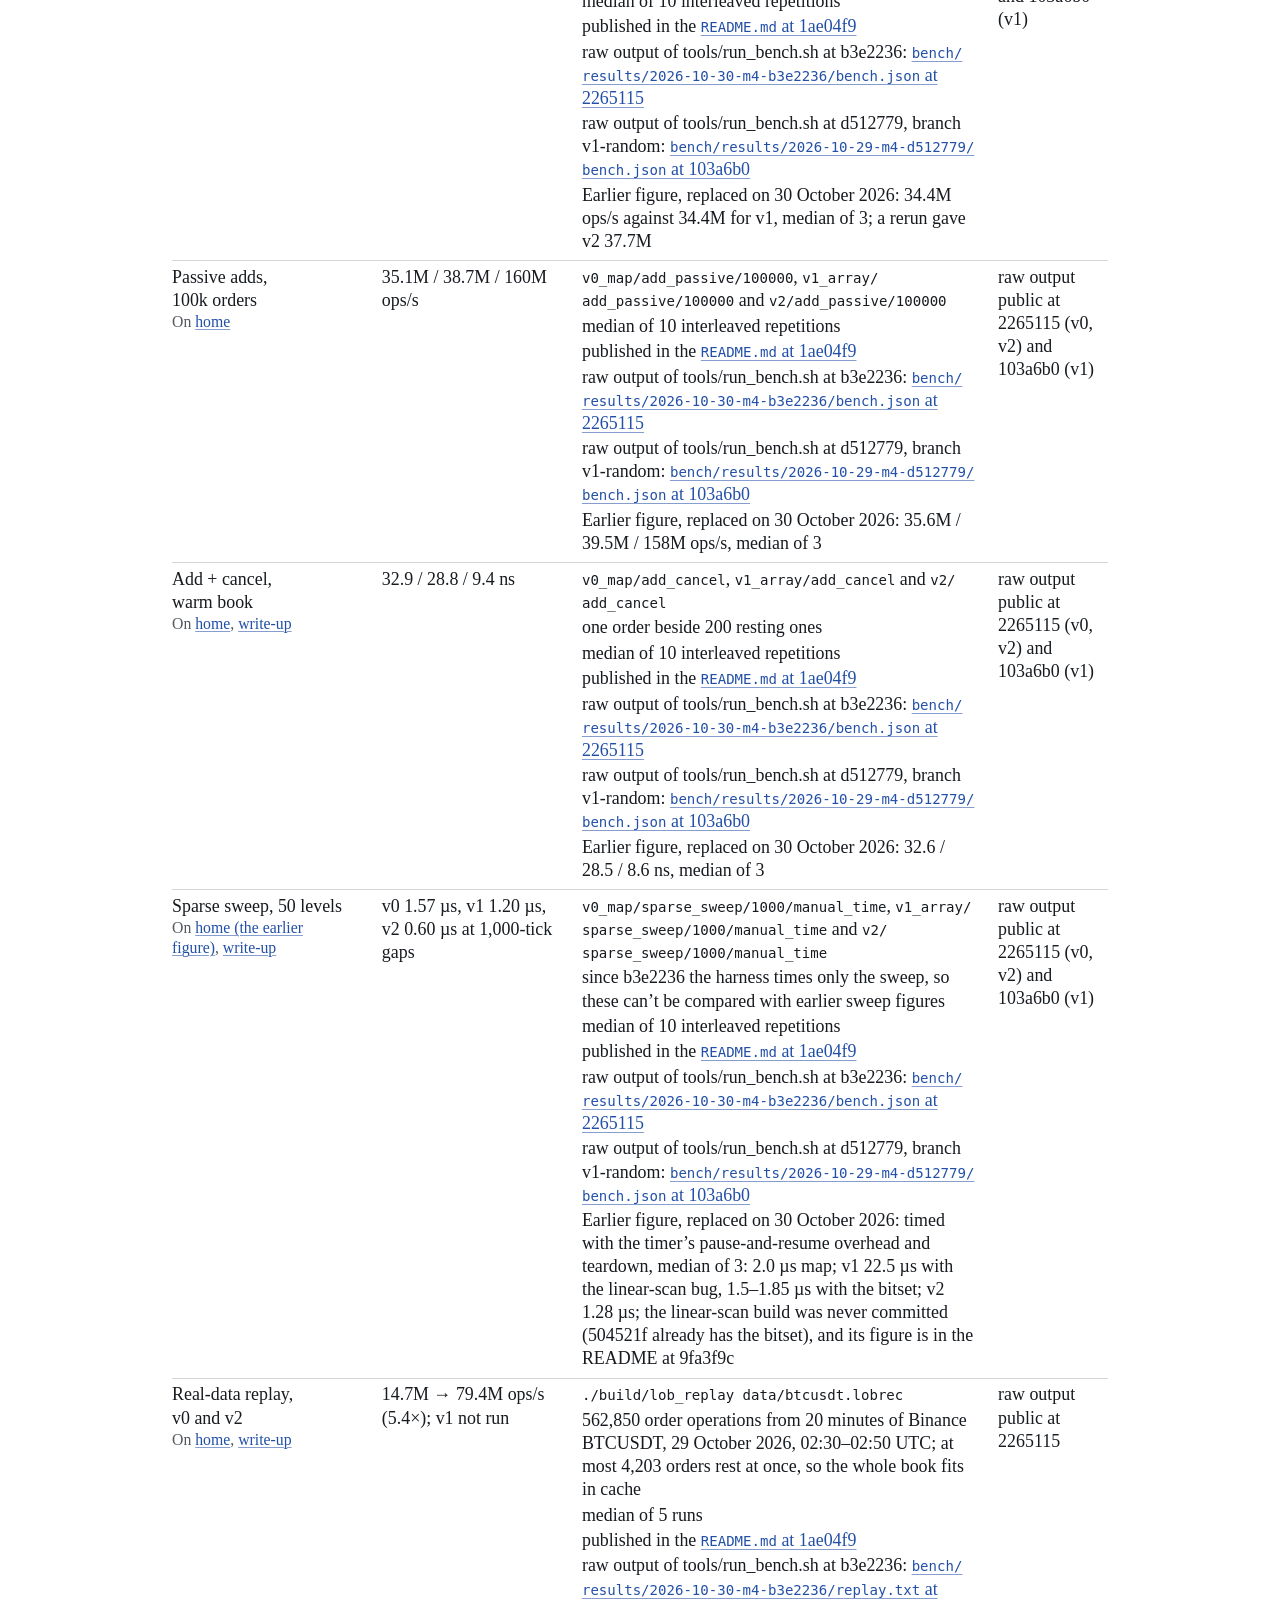
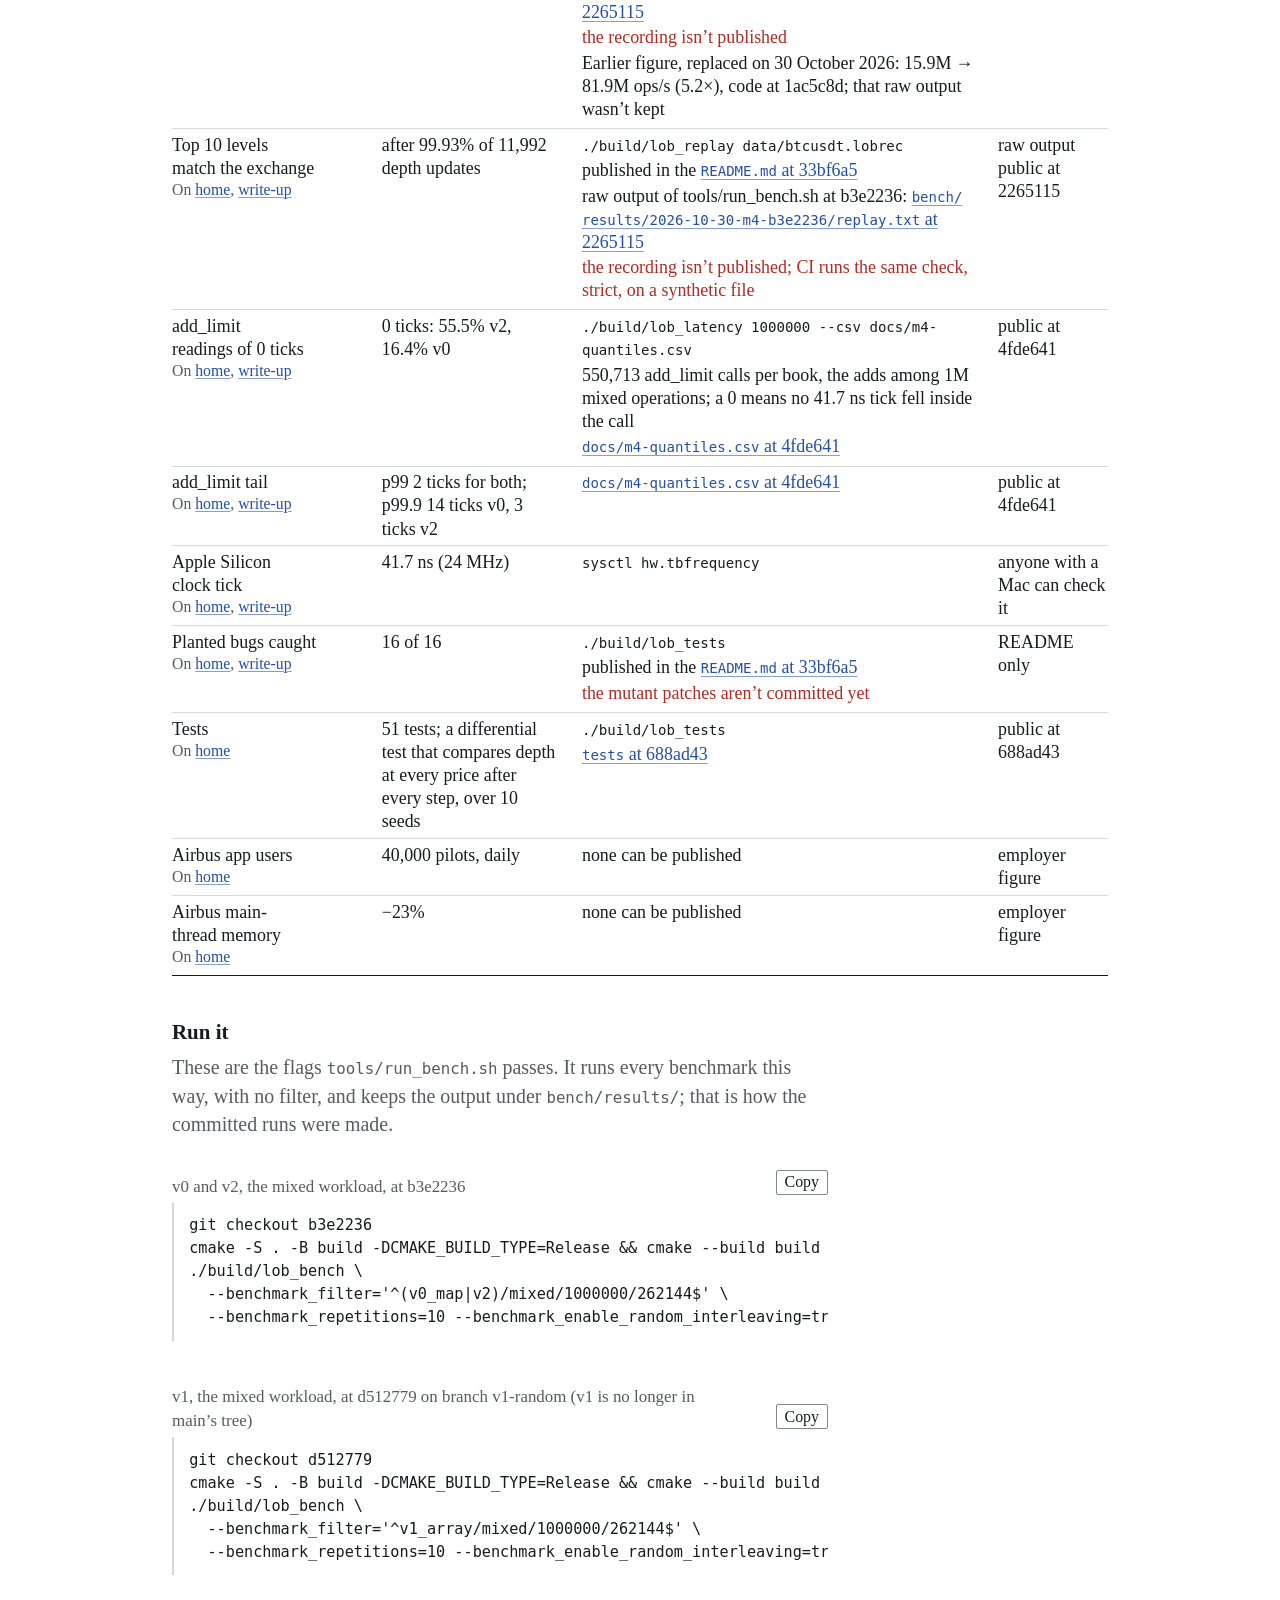
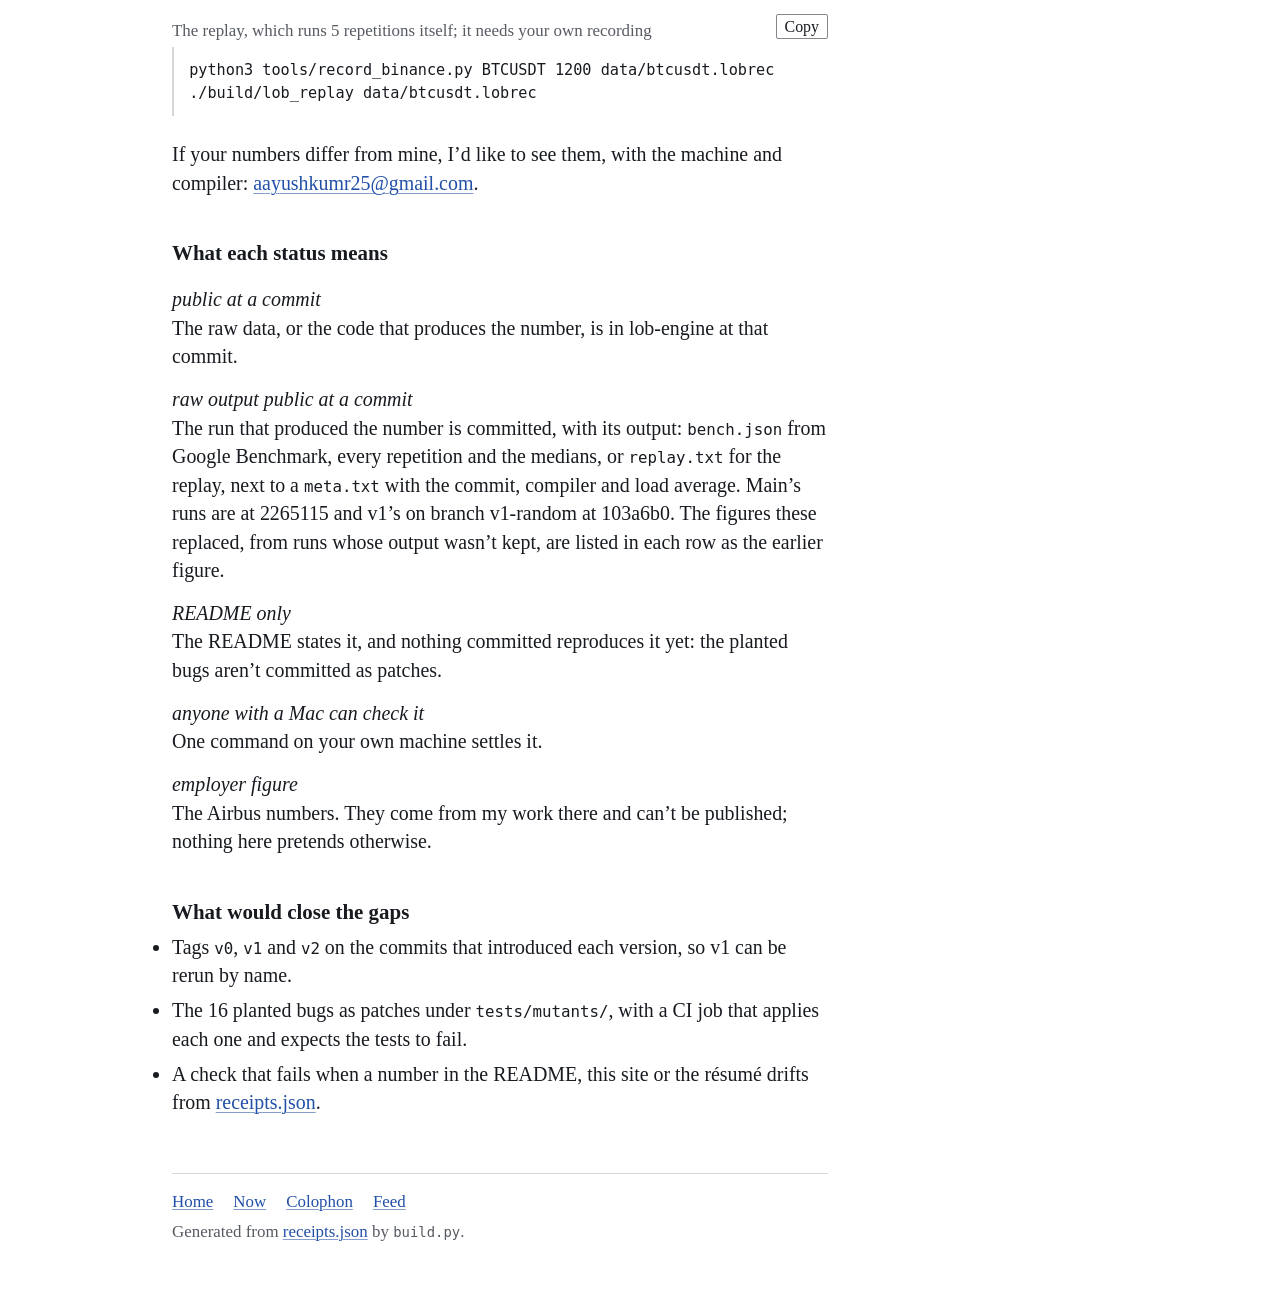
<file: claims.html>
<!doctype html>
<html lang="en">
<head>
<meta charset="utf-8">
<meta name="viewport" content="width=device-width, initial-scale=1">
<meta name="color-scheme" content="light dark">
<title>Claims ledger – Aayush Kumar</title>
<meta name="description" content="Every headline number on aayxshkumar.github.io, where it comes from, and what you can check today.">
<meta property="og:type" content="website">
<meta property="og:url" content="https://aayxshkumar.github.io/claims.html">
<meta property="og:title" content="Claims ledger – Aayush Kumar">
<meta property="og:description" content="Every headline number on aayxshkumar.github.io, where it comes from, and what you can check today.">
<meta property="og:image" content="https://aayxshkumar.github.io/og.png">
<meta property="og:image:width" content="1200">
<meta property="og:image:height" content="630">
<meta property="og:image:alt" content="From 21M to 65M ops/s: two changes to a C++ order book. Bars for std::map levels 20.9M, arrays + bitset 35.7M and id table 65.2M ops/s on an Apple M4, median of 10 runs.">
<meta name="twitter:card" content="summary_large_image">
<link rel="canonical" href="https://aayxshkumar.github.io/claims.html">
<link rel="alternate" type="application/atom+xml" href="/atom.xml" title="Aayush Kumar">
<link rel="icon" href="favicon-96.png" sizes="96x96" type="image/png">
<link rel="icon" href="favicon.svg" type="image/svg+xml">
<link rel="apple-touch-icon" href="apple-touch-icon.png">
<link rel="stylesheet" href="style.css">
<script type="speculationrules">
{"prefetch":[{"where":{"and":[{"href_matches":"/*"},{"not":{"href_matches":["/*.pdf","/*.png","/*.svg","/*.xml"]}}]},"eagerness":"moderate"}]}
</script>
</head>
<body>
<main>
<p><a href="./">Aayush Kumar</a></p>
<h1>Claims ledger</h1>

<p>Every headline number on this site, where it comes from, and what you can check today. A row says “public at” a commit only when a stranger can check the number against something in lob-engine at that commit. Anything still missing says so in red.</p>
<p><!-- num:conditions -->Every benchmark ran on an Apple M4, macOS 26, Apple clang 17, -O3, one thread; each figure is the median of 10 interleaved repetitions (for the replay, of 5 runs). The machine was not idle: each of the four runs from 29–30 October started with a load average of 2.4 to 3.8, and where other processes were sampled, Spotlight indexing held about one core. Ratios between versions are stable (v0 agrees within 1% across branches, and main’s two runs within 2%); absolute figures may be a few percent low.<!-- /num --></p>
<p class="print-only">Every path below is in github.com/aayxshkumar/lob-engine at the commit given.</p>

<table class="ledger wide stack">
<thead><tr><th>Claim</th><th class="t">Value</th><th class="t">Evidence</th><th class="t">Status</th></tr></thead>
<tbody>
<!-- num:ledger -->
<tr id="c-mixed"><th scope="row">Mixed workload, v0 and v2<span class="used">On <a href="index.html#results">home</a>, <a href="order-book-3x.html#summary">write-up</a></span></th><td class="t val" data-label="Value">20.9M → 65.2M ops/s (3.1×)</td><td class="t" data-label="Evidence"><span class="ev"><code>v0_map/<wbr>mixed/<wbr>1000000/<wbr>262144</code> and <code>v2/<wbr>mixed/<wbr>1000000/<wbr>262144</code></span><span class="ev">book and id table sized for 262,144 orders</span><span class="ev">median of 10 interleaved repetitions</span><span class="ev">published in the <a href="https://github.com/aayxshkumar/lob-engine/blob/1ae04f9/README.md"><code>README.md</code> at 1ae04f9</a></span><span class="ev">raw output of tools/run_bench.sh at b3e2236: <a href="https://github.com/aayxshkumar/lob-engine/blob/2265115/bench/results/2026-10-30-m4-b3e2236/bench.json"><code>bench/<wbr>results/<wbr>2026-10-30-m4-b3e2236/<wbr>bench.json</code> at 2265115</a></span><span class="ev history">Earlier figure, replaced on 30 October 2026: 21.2M → 67.5M ops/s (3.2×), median of 3; that raw output wasn’t kept</span></td><td class="t" data-label="Status">raw output public at 2265115</td></tr>
<tr id="c-mixed-v1"><th scope="row">Mixed workload, v1<span class="used">On <a href="index.html#results">home</a>, <a href="order-book-3x.html#summary">write-up</a></span></th><td class="t val" data-label="Value">35.7M ops/s</td><td class="t" data-label="Evidence"><span class="ev"><code>v1_array/<wbr>mixed/<wbr>1000000/<wbr>262144</code></span><span class="ev">book sized for 262,144 orders, like v0 and v2; the v1 book code of 536cb05 with main’s benchmark harness, on branch v1-random</span><span class="ev">median of 10 interleaved repetitions</span><span class="ev">published in the <a href="https://github.com/aayxshkumar/lob-engine/blob/1ae04f9/README.md"><code>README.md</code> at 1ae04f9</a></span><span class="ev">raw output of tools/run_bench.sh at d512779, branch v1-random: <a href="https://github.com/aayxshkumar/lob-engine/blob/103a6b0/bench/results/2026-10-29-m4-d512779/bench.json"><code>bench/<wbr>results/<wbr>2026-10-29-m4-d512779/<wbr>bench.json</code> at 103a6b0</a></span><span class="ev history">Earlier figure, replaced on 30 October 2026: 34.3M ops/s, median of 3, book sized for 1M; that raw output wasn’t kept</span></td><td class="t" data-label="Status">raw output public at 103a6b0</td></tr>
<tr id="c-random"><th scope="row">Mixed workload, random-looking ids<span class="used">On <a href="index.html#results">home</a>, <a href="order-book-3x.html#steps">write-up</a></span></th><td class="t val" data-label="Value">19.9M / 31.2M / 56.2M ops/s</td><td class="t" data-label="Evidence"><span class="ev"><code>v0_map/<wbr>mixed_random_ids/<wbr>1000000/<wbr>262144</code>, <code>v1_array/<wbr>mixed_random_ids/<wbr>1000000/<wbr>262144</code> and <code>v2/<wbr>mixed_random_ids/<wbr>1000000/<wbr>262144</code></span><span class="ev">ids scrambled with the splitmix64 finaliser; book and id table sized for 262,144 orders</span><span class="ev">median of 10 interleaved repetitions</span><span class="ev">published in the <a href="https://github.com/aayxshkumar/lob-engine/blob/1ae04f9/README.md"><code>README.md</code> at 1ae04f9</a></span><span class="ev">raw output of tools/run_bench.sh at b3e2236: <a href="https://github.com/aayxshkumar/lob-engine/blob/2265115/bench/results/2026-10-30-m4-b3e2236/bench.json"><code>bench/<wbr>results/<wbr>2026-10-30-m4-b3e2236/<wbr>bench.json</code> at 2265115</a></span><span class="ev">raw output of tools/run_bench.sh at d512779, branch v1-random: <a href="https://github.com/aayxshkumar/lob-engine/blob/103a6b0/bench/results/2026-10-29-m4-d512779/bench.json"><code>bench/<wbr>results/<wbr>2026-10-29-m4-d512779/<wbr>bench.json</code> at 103a6b0</a></span><span class="ev history">Earlier figure, replaced on 30 October 2026: 20.0M / 30.4M / 60.1M ops/s, median of 3; the v1 figure came from a build that was never committed</span></td><td class="t" data-label="Status">raw output public at 2265115 (v0, v2) and 103a6b0 (v1)</td></tr>
<tr id="c-oversized"><th scope="row">v2 with the id table sized for 1M<span class="used">On <a href="index.html#id-table">home</a>, <a href="order-book-3x.html#v2">write-up</a></span></th><td class="t val" data-label="Value">36.0M ops/s, against 35.5M for v1</td><td class="t" data-label="Evidence"><span class="ev"><code>v1_array/<wbr>mixed/<wbr>1000000/<wbr>0</code> and <code>v2/<wbr>mixed/<wbr>1000000/<wbr>0</code></span><span class="ev">book and id table sized for all 1M operations (2^21 slots, 32 MB)</span><span class="ev">median of 10 interleaved repetitions</span><span class="ev">published in the <a href="https://github.com/aayxshkumar/lob-engine/blob/1ae04f9/README.md"><code>README.md</code> at 1ae04f9</a></span><span class="ev">raw output of tools/run_bench.sh at b3e2236: <a href="https://github.com/aayxshkumar/lob-engine/blob/2265115/bench/results/2026-10-30-m4-b3e2236/bench.json"><code>bench/<wbr>results/<wbr>2026-10-30-m4-b3e2236/<wbr>bench.json</code> at 2265115</a></span><span class="ev">raw output of tools/run_bench.sh at d512779, branch v1-random: <a href="https://github.com/aayxshkumar/lob-engine/blob/103a6b0/bench/results/2026-10-29-m4-d512779/bench.json"><code>bench/<wbr>results/<wbr>2026-10-29-m4-d512779/<wbr>bench.json</code> at 103a6b0</a></span><span class="ev history">Earlier figure, replaced on 30 October 2026: 34.4M ops/s against 34.4M for v1, median of 3; a rerun gave v2 37.7M</span></td><td class="t" data-label="Status">raw output public at 2265115 (v2) and 103a6b0 (v1)</td></tr>
<tr id="c-passive"><th scope="row">Passive adds, 100k orders<span class="used">On <a href="index.html#results">home</a></span></th><td class="t val" data-label="Value">35.1M / 38.7M / 160M ops/s</td><td class="t" data-label="Evidence"><span class="ev"><code>v0_map/<wbr>add_passive/<wbr>100000</code>, <code>v1_array/<wbr>add_passive/<wbr>100000</code> and <code>v2/<wbr>add_passive/<wbr>100000</code></span><span class="ev">median of 10 interleaved repetitions</span><span class="ev">published in the <a href="https://github.com/aayxshkumar/lob-engine/blob/1ae04f9/README.md"><code>README.md</code> at 1ae04f9</a></span><span class="ev">raw output of tools/run_bench.sh at b3e2236: <a href="https://github.com/aayxshkumar/lob-engine/blob/2265115/bench/results/2026-10-30-m4-b3e2236/bench.json"><code>bench/<wbr>results/<wbr>2026-10-30-m4-b3e2236/<wbr>bench.json</code> at 2265115</a></span><span class="ev">raw output of tools/run_bench.sh at d512779, branch v1-random: <a href="https://github.com/aayxshkumar/lob-engine/blob/103a6b0/bench/results/2026-10-29-m4-d512779/bench.json"><code>bench/<wbr>results/<wbr>2026-10-29-m4-d512779/<wbr>bench.json</code> at 103a6b0</a></span><span class="ev history">Earlier figure, replaced on 30 October 2026: 35.6M / 39.5M / 158M ops/s, median of 3</span></td><td class="t" data-label="Status">raw output public at 2265115 (v0, v2) and 103a6b0 (v1)</td></tr>
<tr id="c-addcancel"><th scope="row">Add + cancel, warm book<span class="used">On <a href="index.html#results">home</a>, <a href="order-book-3x.html#summary">write-up</a></span></th><td class="t val" data-label="Value">32.9 / 28.8 / 9.4 ns</td><td class="t" data-label="Evidence"><span class="ev"><code>v0_map/<wbr>add_cancel</code>, <code>v1_array/<wbr>add_cancel</code> and <code>v2/<wbr>add_cancel</code></span><span class="ev">one order beside 200 resting ones</span><span class="ev">median of 10 interleaved repetitions</span><span class="ev">published in the <a href="https://github.com/aayxshkumar/lob-engine/blob/1ae04f9/README.md"><code>README.md</code> at 1ae04f9</a></span><span class="ev">raw output of tools/run_bench.sh at b3e2236: <a href="https://github.com/aayxshkumar/lob-engine/blob/2265115/bench/results/2026-10-30-m4-b3e2236/bench.json"><code>bench/<wbr>results/<wbr>2026-10-30-m4-b3e2236/<wbr>bench.json</code> at 2265115</a></span><span class="ev">raw output of tools/run_bench.sh at d512779, branch v1-random: <a href="https://github.com/aayxshkumar/lob-engine/blob/103a6b0/bench/results/2026-10-29-m4-d512779/bench.json"><code>bench/<wbr>results/<wbr>2026-10-29-m4-d512779/<wbr>bench.json</code> at 103a6b0</a></span><span class="ev history">Earlier figure, replaced on 30 October 2026: 32.6 / 28.5 / 8.6 ns, median of 3</span></td><td class="t" data-label="Status">raw output public at 2265115 (v0, v2) and 103a6b0 (v1)</td></tr>
<tr id="c-sweep"><th scope="row">Sparse sweep, 50 levels<span class="used">On <a href="index.html#full-band-scan">home (the earlier figure)</a>, <a href="order-book-3x.html#sparse">write-up</a></span></th><td class="t val" data-label="Value">v0 1.57 µs, v1 1.20 µs, v2 0.60 µs at 1,000-tick gaps</td><td class="t" data-label="Evidence"><span class="ev"><code>v0_map/<wbr>sparse_sweep/<wbr>1000/<wbr>manual_time</code>, <code>v1_array/<wbr>sparse_sweep/<wbr>1000/<wbr>manual_time</code> and <code>v2/<wbr>sparse_sweep/<wbr>1000/<wbr>manual_time</code></span><span class="ev">since b3e2236 the harness times only the sweep, so these can’t be compared with earlier sweep figures</span><span class="ev">median of 10 interleaved repetitions</span><span class="ev">published in the <a href="https://github.com/aayxshkumar/lob-engine/blob/1ae04f9/README.md"><code>README.md</code> at 1ae04f9</a></span><span class="ev">raw output of tools/run_bench.sh at b3e2236: <a href="https://github.com/aayxshkumar/lob-engine/blob/2265115/bench/results/2026-10-30-m4-b3e2236/bench.json"><code>bench/<wbr>results/<wbr>2026-10-30-m4-b3e2236/<wbr>bench.json</code> at 2265115</a></span><span class="ev">raw output of tools/run_bench.sh at d512779, branch v1-random: <a href="https://github.com/aayxshkumar/lob-engine/blob/103a6b0/bench/results/2026-10-29-m4-d512779/bench.json"><code>bench/<wbr>results/<wbr>2026-10-29-m4-d512779/<wbr>bench.json</code> at 103a6b0</a></span><span class="ev history">Earlier figure, replaced on 30 October 2026: timed with the timer’s pause-and-resume overhead and teardown, median of 3: 2.0 µs map; v1 22.5 µs with the linear-scan bug, 1.5–1.85 µs with the bitset; v2 1.28 µs; the linear-scan build was never committed (504521f already has the bitset), and its figure is in the README at 9fa3f9c</span></td><td class="t" data-label="Status">raw output public at 2265115 (v0, v2) and 103a6b0 (v1)</td></tr>
<tr id="c-replay"><th scope="row">Real-data replay, v0 and v2<span class="used">On <a href="index.html#n-replay">home</a>, <a href="order-book-3x.html#replay">write-up</a></span></th><td class="t val" data-label="Value">14.7M → 79.4M ops/s (5.4×); v1 not run</td><td class="t" data-label="Evidence"><span class="ev"><code>./build/lob_replay data/btcusdt.lobrec</code></span><span class="ev">562,850 order operations from 20 minutes of Binance BTCUSDT, 29 October 2026, 02:30–02:50 UTC; at most 4,203 orders rest at once, so the whole book fits in cache</span><span class="ev">median of 5 runs</span><span class="ev">published in the <a href="https://github.com/aayxshkumar/lob-engine/blob/1ae04f9/README.md"><code>README.md</code> at 1ae04f9</a></span><span class="ev">raw output of tools/run_bench.sh at b3e2236: <a href="https://github.com/aayxshkumar/lob-engine/blob/2265115/bench/results/2026-10-30-m4-b3e2236/replay.txt"><code>bench/<wbr>results/<wbr>2026-10-30-m4-b3e2236/<wbr>replay.txt</code> at 2265115</a></span><span class="ev"><span class="missing">the recording isn’t published</span></span><span class="ev history">Earlier figure, replaced on 30 October 2026: 15.9M → 81.9M ops/s (5.2×), code at 1ac5c8d; that raw output wasn’t kept</span></td><td class="t" data-label="Status">raw output public at 2265115</td></tr>
<tr id="c-match"><th scope="row">Top 10 levels match the exchange<span class="used">On <a href="index.html#n-match">home</a>, <a href="order-book-3x.html#real-data">write-up</a></span></th><td class="t val" data-label="Value">after 99.93% of 11,992 depth updates</td><td class="t" data-label="Evidence"><span class="ev"><code>./build/lob_replay data/btcusdt.lobrec</code></span><span class="ev">published in the <a href="https://github.com/aayxshkumar/lob-engine/blob/33bf6a5/README.md"><code>README.md</code> at 33bf6a5</a></span><span class="ev">raw output of tools/run_bench.sh at b3e2236: <a href="https://github.com/aayxshkumar/lob-engine/blob/2265115/bench/results/2026-10-30-m4-b3e2236/replay.txt"><code>bench/<wbr>results/<wbr>2026-10-30-m4-b3e2236/<wbr>replay.txt</code> at 2265115</a></span><span class="ev"><span class="missing">the recording isn’t published; CI runs the same check, strict, on a synthetic file</span></span></td><td class="t" data-label="Status">raw output public at 2265115</td></tr>
<tr id="c-ticks"><th scope="row">add_limit readings of 0 ticks<span class="used">On <a href="index.html#latency">home</a>, <a href="order-book-3x.html#ticks">write-up</a></span></th><td class="t val" data-label="Value">0 ticks: 55.5% v2, 16.4% v0</td><td class="t" data-label="Evidence"><span class="ev"><code>./build/lob_latency 1000000 --csv docs/m4-quantiles.csv</code></span><span class="ev">550,713 add_limit calls per book, the adds among 1M mixed operations; a 0 means no 41.7 ns tick fell inside the call</span><span class="ev"><a href="https://github.com/aayxshkumar/lob-engine/blob/4fde641/docs/m4-quantiles.csv"><code>docs/<wbr>m4-quantiles.csv</code> at 4fde641</a></span></td><td class="t" data-label="Status">public at 4fde641</td></tr>
<tr id="c-p99"><th scope="row">add_limit tail<span class="used">On <a href="index.html#n-ticks">home</a>, <a href="order-book-3x.html#latency">write-up</a></span></th><td class="t val" data-label="Value">p99 2 ticks for both; p99.9 14 ticks v0, 3 ticks v2</td><td class="t" data-label="Evidence"><span class="ev"><a href="https://github.com/aayxshkumar/lob-engine/blob/4fde641/docs/m4-quantiles.csv"><code>docs/<wbr>m4-quantiles.csv</code> at 4fde641</a></span></td><td class="t" data-label="Status">public at 4fde641</td></tr>
<tr id="c-clock"><th scope="row">Apple Silicon clock tick<span class="used">On <a href="index.html#steady-clock">home</a>, <a href="order-book-3x.html#limits">write-up</a></span></th><td class="t val" data-label="Value">41.7 ns (24 MHz)</td><td class="t" data-label="Evidence"><span class="ev"><code>sysctl hw.tbfrequency</code></span></td><td class="t" data-label="Status">anyone with a Mac can check it</td></tr>
<tr id="c-bugs"><th scope="row">Planted bugs caught<span class="used">On <a href="index.html#testing">home</a>, <a href="order-book-3x.html#v0">write-up</a></span></th><td class="t val" data-label="Value">16 of 16</td><td class="t" data-label="Evidence"><span class="ev"><code>./build/lob_tests</code></span><span class="ev">published in the <a href="https://github.com/aayxshkumar/lob-engine/blob/33bf6a5/README.md"><code>README.md</code> at 33bf6a5</a></span><span class="ev"><span class="missing">the mutant patches aren’t committed yet</span></span></td><td class="t" data-label="Status">README only</td></tr>
<tr id="c-tests"><th scope="row">Tests<span class="used">On <a href="index.html#testing">home</a></span></th><td class="t val" data-label="Value">51 tests; a differential test that compares depth at every price after every step, over 10 seeds</td><td class="t" data-label="Evidence"><span class="ev"><code>./build/lob_tests</code></span><span class="ev"><a href="https://github.com/aayxshkumar/lob-engine/tree/688ad43/tests/"><code>tests</code> at 688ad43</a></span></td><td class="t" data-label="Status">public at 688ad43</td></tr>
<tr id="c-airbus-users"><th scope="row">Airbus app users<span class="used">On <a href="index.html">home</a></span></th><td class="t val" data-label="Value">40,000 pilots, daily</td><td class="t" data-label="Evidence">none can be published</td><td class="t" data-label="Status">employer figure</td></tr>
<tr id="c-airbus-mem"><th scope="row">Airbus main-thread memory<span class="used">On <a href="index.html">home</a></span></th><td class="t val" data-label="Value">−23%</td><td class="t" data-label="Evidence">none can be published</td><td class="t" data-label="Status">employer figure</td></tr>
<!-- /num -->
</tbody>
</table>

<h2 id="run-it"><a href="#run-it">Run it</a></h2>

<p class="mut">These are the flags <code>tools/run_bench.sh</code> passes. It runs every benchmark this way, with no filter, and keeps the output under <code>bench/results/</code>; that is how the committed runs were made.</p>

<div class="cmd">
<p class="codecap">v0 and v2, the mixed workload, at b3e2236</p>
<pre><code>git checkout b3e2236
cmake -S . -B build -DCMAKE_BUILD_TYPE=Release &amp;&amp; cmake --build build -j
./build/lob_bench \
  --benchmark_filter='^(v0_map|v2)/mixed/1000000/262144$' \
  --benchmark_repetitions=10 --benchmark_enable_random_interleaving=true</code></pre>
<button type="button" class="copy" hidden data-copy="git checkout b3e2236
cmake -S . -B build -DCMAKE_BUILD_TYPE=Release &amp;&amp; cmake --build build -j
./build/lob_bench --benchmark_filter='^(v0_map|v2)/mixed/1000000/262144$' --benchmark_repetitions=10 --benchmark_enable_random_interleaving=true" aria-label="Copy the command for 20.9M and 65.2M"><span class="idle">Copy</span><span class="done">Copied</span></button>
</div>

<div class="cmd">
<p class="codecap">v1, the mixed workload, at d512779 on branch v1-random (v1 is no longer in main’s tree)</p>
<pre><code>git checkout d512779
cmake -S . -B build -DCMAKE_BUILD_TYPE=Release &amp;&amp; cmake --build build -j
./build/lob_bench \
  --benchmark_filter='^v1_array/mixed/1000000/262144$' \
  --benchmark_repetitions=10 --benchmark_enable_random_interleaving=true</code></pre>
<button type="button" class="copy" hidden data-copy="git checkout d512779
cmake -S . -B build -DCMAKE_BUILD_TYPE=Release &amp;&amp; cmake --build build -j
./build/lob_bench --benchmark_filter='^v1_array/mixed/1000000/262144$' --benchmark_repetitions=10 --benchmark_enable_random_interleaving=true" aria-label="Copy the command for 35.7M"><span class="idle">Copy</span><span class="done">Copied</span></button>
</div>

<div class="cmd">
<p class="codecap">The replay, which runs 5 repetitions itself; it needs your own recording</p>
<pre><code>python3 tools/record_binance.py BTCUSDT 1200 data/btcusdt.lobrec
./build/lob_replay data/btcusdt.lobrec</code></pre>
<button type="button" class="copy" hidden data-copy="python3 tools/record_binance.py BTCUSDT 1200 data/btcusdt.lobrec
./build/lob_replay data/btcusdt.lobrec" aria-label="Copy the command for the replay"><span class="idle">Copy</span><span class="done">Copied</span></button>
</div>

<p>If your numbers differ from mine, I’d like to see them, with the machine and compiler: <a href="mailto:aayushkumr25@gmail.com">aayushkumr25@gmail.com</a>.</p>

<h2 id="statuses"><a href="#statuses">What each status means</a></h2>

<dl class="statuses">
<dt>public at a commit</dt>
<dd>The raw data, or the code that produces the number, is in lob-engine at that commit.</dd>
<dt>raw output public at a commit</dt>
<dd>The run that produced the number is committed, with its output: <code>bench.json</code> from Google Benchmark, every repetition and the medians, or <code>replay.txt</code> for the replay, next to a <code>meta.txt</code> with the commit, compiler and load average. Main’s runs are at 2265115 and v1’s on branch v1-random at 103a6b0. The figures these replaced, from runs whose output wasn’t kept, are listed in each row as the earlier figure.</dd>
<dt>README only</dt>
<dd>The README states it, and nothing committed reproduces it yet: the planted bugs aren’t committed as patches.</dd>
<dt>anyone with a Mac can check it</dt>
<dd>One command on your own machine settles it.</dd>
<dt>employer figure</dt>
<dd>The Airbus numbers. They come from my work there and can’t be published; nothing here pretends otherwise.</dd>
</dl>

<h2 id="gaps"><a href="#gaps">What would close the gaps</a></h2>

<ul>
<li>Tags <code>v0</code>, <code>v1</code> and <code>v2</code> on the commits that introduced each version, so v1 can be rerun by name.</li>
<li>The 16 planted bugs as patches under <code>tests/mutants/</code>, with a CI job that applies each one and expects the tests to fail.</li>
<li>A check that fails when a number in the README, this site or the résumé drifts from <a href="receipts.json">receipts.json</a>.</li>
</ul>

</main>
<footer>
<ul class="links"><li><a href="./">Home</a></li><li><a href="now.html">Now</a></li><li><a href="colophon.html">Colophon</a></li><li><a href="atom.xml">Feed</a></li></ul>
<p>Generated from <a href="receipts.json">receipts.json</a> by <code>build.py</code>.</p>
</footer>
<script src="copy.js" defer></script>
</body>
</html>
</file>
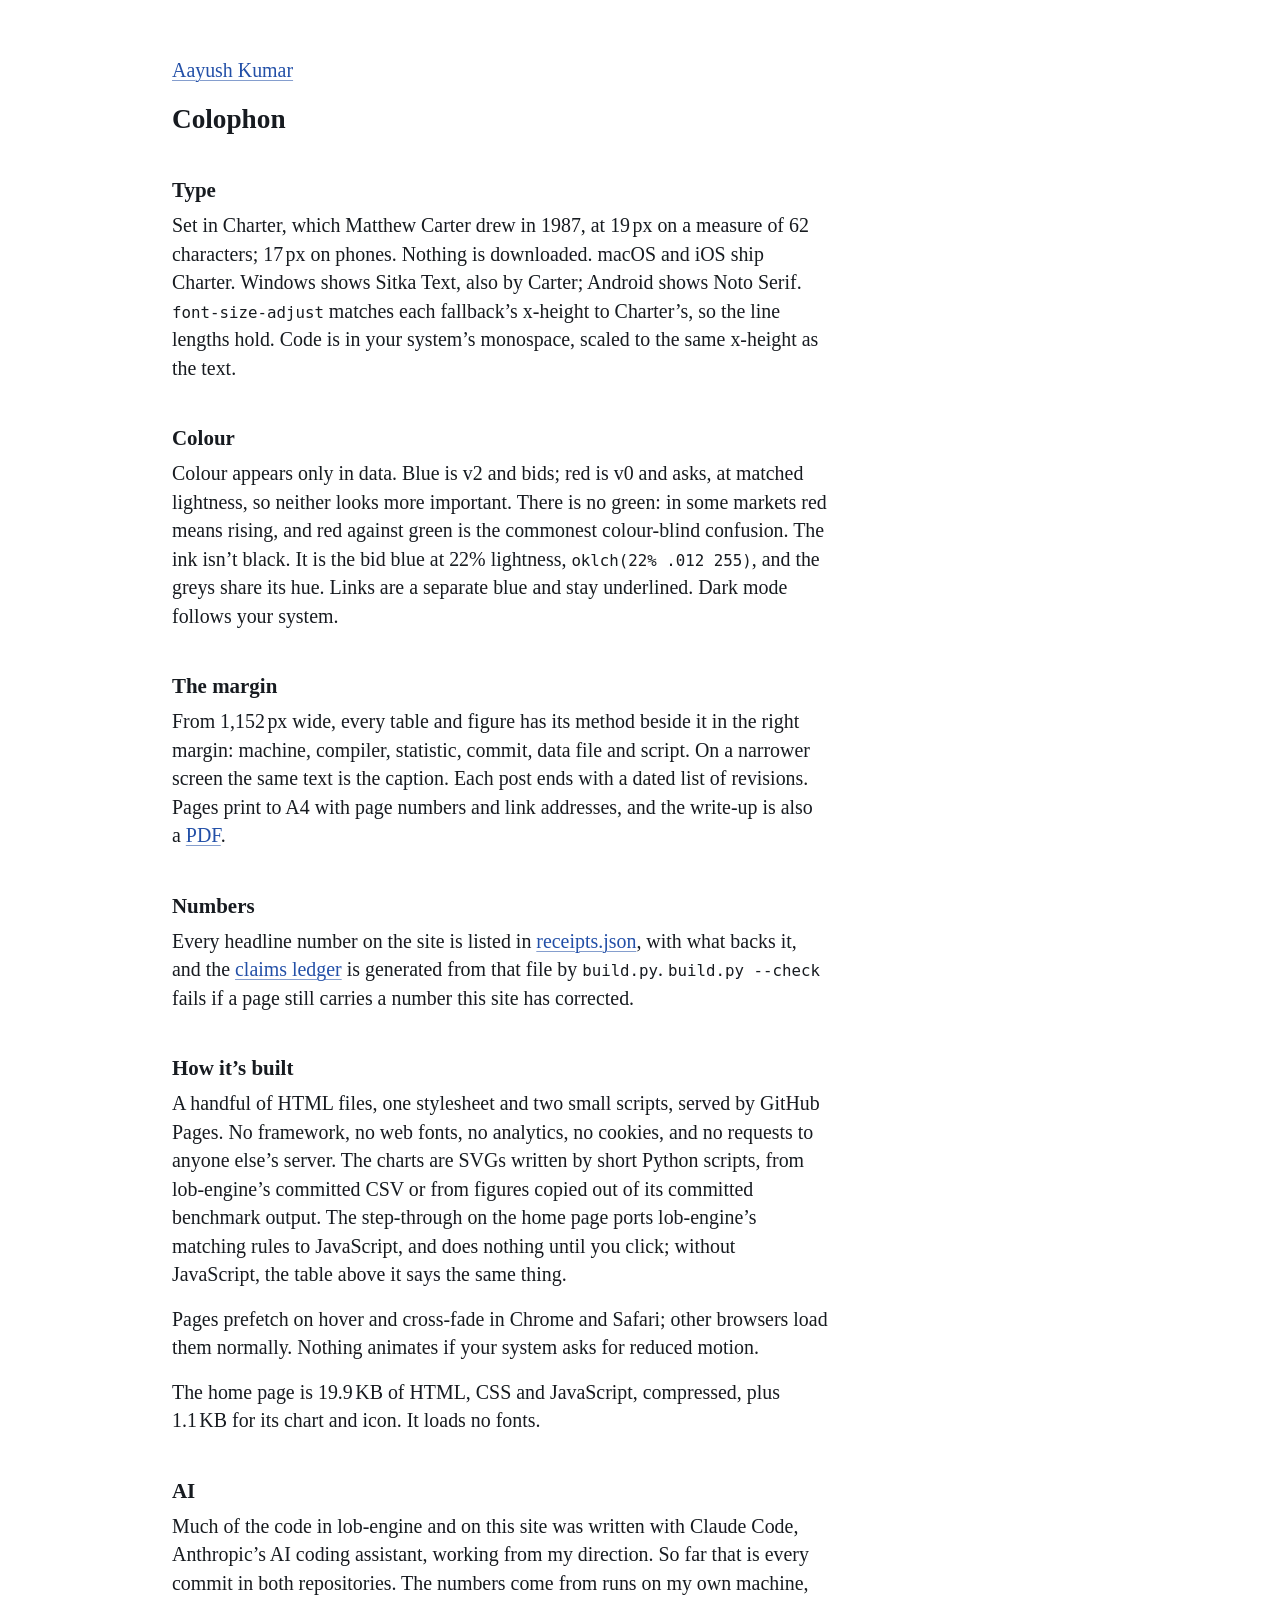
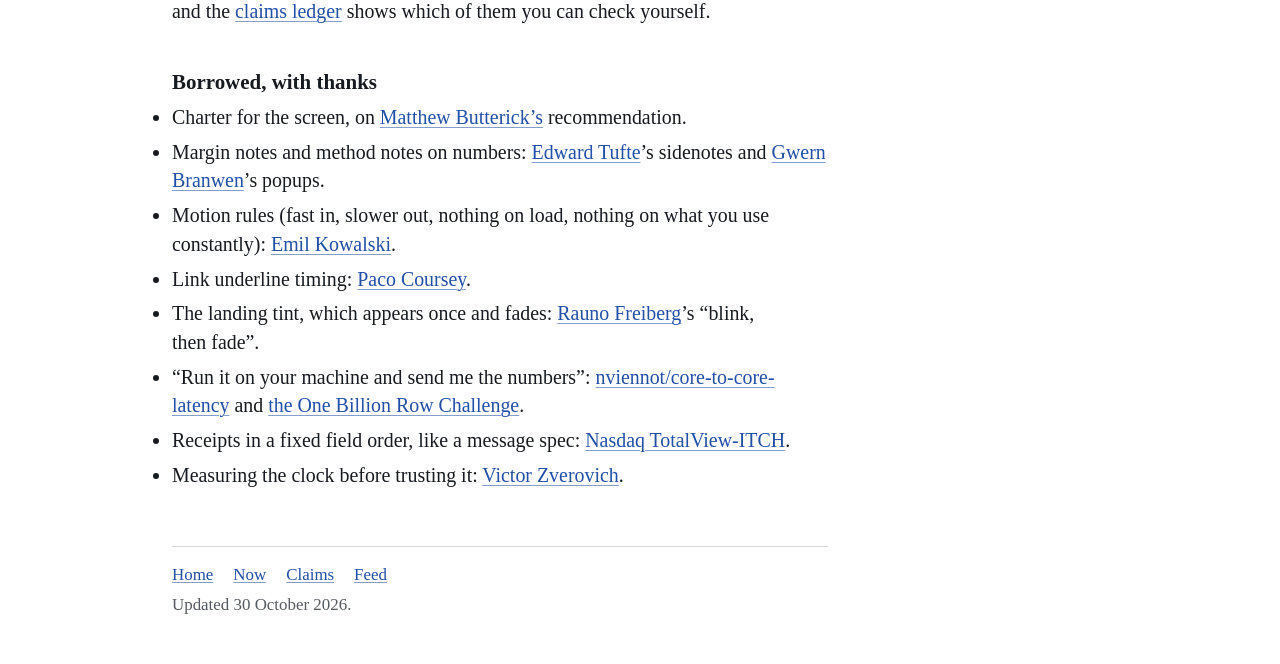
<file: colophon.html>
<!doctype html>
<html lang="en">
<head>
<meta charset="utf-8">
<meta name="viewport" content="width=device-width, initial-scale=1">
<meta name="color-scheme" content="light dark">
<title>Colophon – Aayush Kumar</title>
<meta name="description" content="How aayxshkumar.github.io is built: type, colour, where every number comes from, and how Claude Code is used on lob-engine.">
<link rel="canonical" href="https://aayxshkumar.github.io/colophon.html">
<meta property="og:type" content="website">
<meta property="og:url" content="https://aayxshkumar.github.io/colophon.html">
<meta property="og:title" content="Colophon – Aayush Kumar">
<meta property="og:description" content="How aayxshkumar.github.io is built: type, colour, where every number comes from, and how Claude Code is used on lob-engine.">
<meta property="og:image" content="https://aayxshkumar.github.io/og.png">
<meta property="og:image:width" content="1200">
<meta property="og:image:height" content="630">
<meta property="og:image:alt" content="From 21M to 65M ops/s: two changes to a C++ order book. Bars for std::map levels 20.9M, arrays + bitset 35.7M and id table 65.2M ops/s on an Apple M4, median of 10 runs.">
<meta name="twitter:card" content="summary_large_image">
<link rel="alternate" type="application/atom+xml" href="/atom.xml" title="Aayush Kumar">
<link rel="icon" href="favicon-96.png" sizes="96x96" type="image/png">
<link rel="icon" href="favicon.svg" type="image/svg+xml">
<link rel="apple-touch-icon" href="apple-touch-icon.png">
<link rel="stylesheet" href="style.css">
<script type="speculationrules">
{"prefetch":[{"where":{"and":[{"href_matches":"/*"},{"not":{"href_matches":["/*.pdf","/*.png","/*.svg","/*.xml"]}}]},"eagerness":"moderate"}]}
</script>
</head>
<body>
<main>
<p><a href="./">Aayush Kumar</a></p>
<h1>Colophon</h1>

<h2 id="type"><a href="#type">Type</a></h2>
<p>Set in Charter, which Matthew Carter drew in 1987, at 19 px on a measure of 62 characters; 17 px on phones. Nothing is downloaded. macOS and iOS ship Charter. Windows shows Sitka Text, also by Carter; Android shows Noto Serif. <code>font-size-adjust</code> matches each fallback’s x-height to Charter’s, so the line lengths hold. Code is in your system’s monospace, scaled to the same x-height as the text.</p>

<h2 id="colour"><a href="#colour">Colour</a></h2>
<p>Colour appears only in data. Blue is v2 and bids; red is v0 and asks, at matched lightness, so neither looks more important. There is no green: in some markets red means rising, and red against green is the commonest colour-blind confusion. The ink isn’t black. It is the bid blue at 22% lightness, <code>oklch(22% .012 255)</code>, and the greys share its hue. Links are a separate blue and stay underlined. Dark mode follows your system.</p>

<h2 id="margin"><a href="#margin">The margin</a></h2>
<p>From 1,152 px wide, every table and figure has its method beside it in the right margin: machine, compiler, statistic, commit, data file and script. On a narrower screen the same text is the caption. Each post ends with a dated list of revisions. Pages print to A4 with page numbers and link addresses, and the write-up is also a <a href="order-book-3x.pdf">PDF</a>.</p>

<h2 id="numbers"><a href="#numbers">Numbers</a></h2>
<p>Every headline number on the site is listed in <a href="receipts.json">receipts.json</a>, with what backs it, and the <a href="claims.html">claims ledger</a> is generated from that file by <code>build.py</code>. <code>build.py --check</code> fails if a page still carries a number this site has corrected.</p>

<h2 id="built"><a href="#built">How it’s built</a></h2>
<p>A handful of HTML files, one stylesheet and two small scripts, served by GitHub Pages. No framework, no web fonts, no analytics, no cookies, and no requests to anyone else’s server. The charts are SVGs written by short Python scripts, from lob-engine’s committed CSV or from figures copied out of its committed benchmark output. The step-through on the home page ports lob-engine’s matching rules to JavaScript, and does nothing until you click; without JavaScript, the table above it says the same thing.</p>
<p>Pages prefetch on hover and cross-fade in Chrome and Safari; other browsers load them normally. Nothing animates if your system asks for reduced motion.</p>
<p><!-- weight -->The home page is 19.9 KB of HTML, CSS and JavaScript, compressed, plus 1.1 KB for its chart and icon. It loads no fonts.<!-- /weight --></p>

<h2 id="ai"><a href="#ai">AI</a></h2>
<p>Much of the code in lob-engine and on this site was written with Claude Code, Anthropic’s AI coding assistant, working from my direction. So far that is every commit in both repositories. The numbers come from runs on my own machine, and the <a href="claims.html">claims ledger</a> shows which of them you can check yourself.</p>

<h2 id="credits"><a href="#credits">Borrowed, with thanks</a></h2>
<ul>
<li>Charter for the screen, on <a href="https://practicaltypography.com/charter.html">Matthew Butterick’s</a> recommendation.</li>
<li>Margin notes and method notes on numbers: <a href="https://www.edwardtufte.com/">Edward Tufte</a>’s sidenotes and <a href="https://gwern.net/design">Gwern Branwen</a>’s popups.</li>
<li>Motion rules (fast in, slower out, nothing on load, nothing on what you use constantly): <a href="https://emilkowal.ski/ui/you-dont-need-animations">Emil Kowalski</a>.</li>
<li>Link underline timing: <a href="https://paco.me/">Paco Coursey</a>.</li>
<li>The landing tint, which appears once and fades: <a href="https://rauno.me/craft/interaction-design">Rauno Freiberg</a>’s “blink, then fade”.</li>
<li>“Run it on your machine and send me the numbers”: <a href="https://github.com/nviennot/core-to-core-latency">nviennot/core-to-core-latency</a> and <a href="https://github.com/gunnarmorling/1brc">the One Billion Row Challenge</a>.</li>
<li>Receipts in a fixed field order, like a message spec: <a href="https://www.nasdaqtrader.com/content/technicalsupport/specifications/dataproducts/NQTVITCHSpecification.pdf">Nasdaq TotalView-ITCH</a>.</li>
<li>Measuring the clock before trusting it: <a href="https://vitaut.net/posts/2023/measuring-clock-precision/">Victor Zverovich</a>.</li>
</ul>
</main>
<footer>
<ul class="links"><li><a href="./">Home</a></li><li><a href="now.html">Now</a></li><li><a href="claims.html">Claims</a></li><li><a href="atom.xml">Feed</a></li></ul>
<p>Updated <time datetime="2026-10-30">30 October 2026</time>.</p>
</footer>
</body>
</html>
</file>
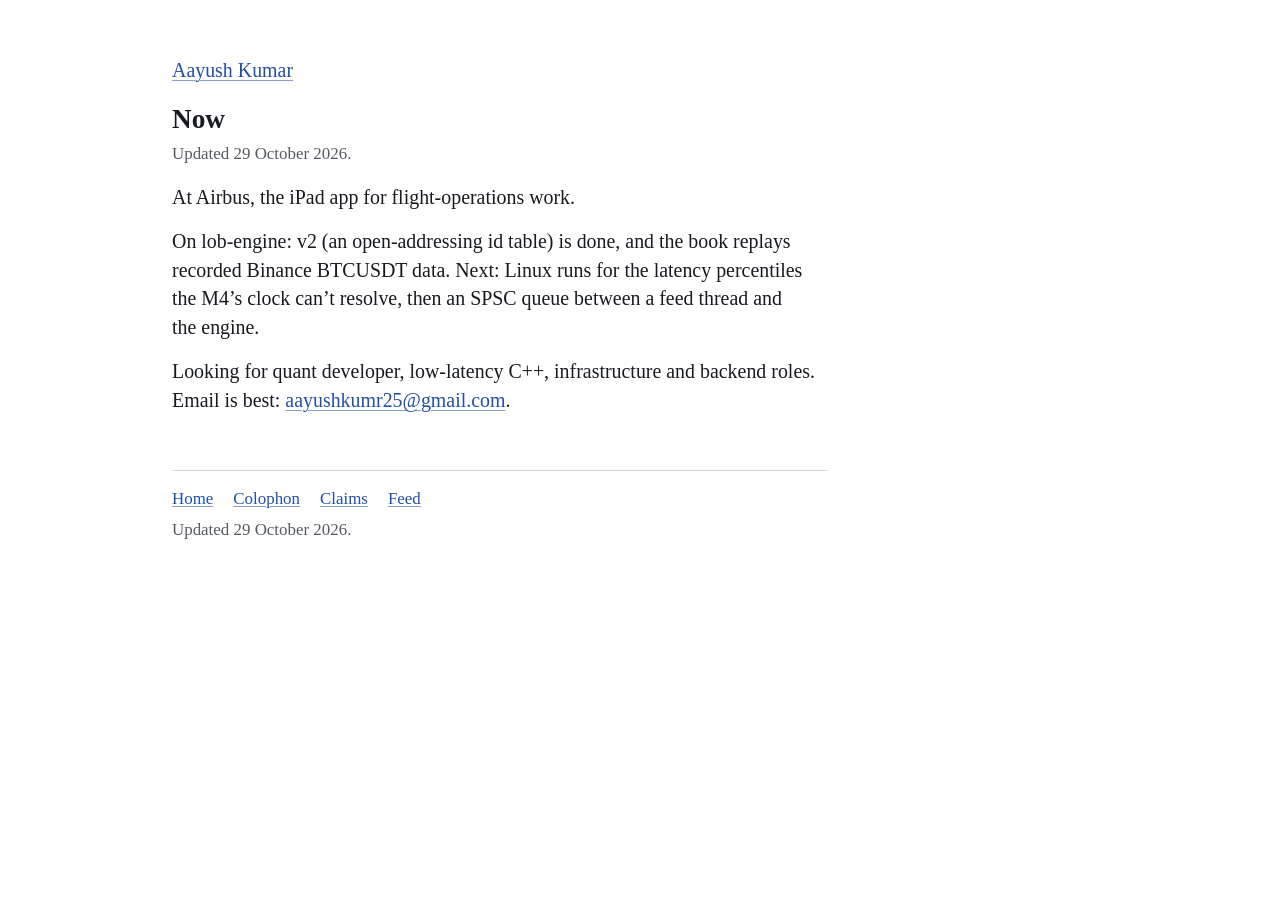
<file: now.html>
<!doctype html>
<html lang="en">
<head>
<meta charset="utf-8">
<meta name="viewport" content="width=device-width, initial-scale=1">
<meta name="color-scheme" content="light dark">
<title>Now – Aayush Kumar</title>
<meta name="description" content="What Aayush Kumar is working on now: C++ at Airbus and the next steps for lob-engine.">
<link rel="canonical" href="https://aayxshkumar.github.io/now.html">
<link rel="alternate" type="application/atom+xml" href="/atom.xml" title="Aayush Kumar">
<link rel="icon" href="favicon-96.png" sizes="96x96" type="image/png">
<link rel="icon" href="favicon.svg" type="image/svg+xml">
<link rel="apple-touch-icon" href="apple-touch-icon.png">
<link rel="stylesheet" href="style.css">
<script type="speculationrules">
{"prefetch":[{"where":{"and":[{"href_matches":"/*"},{"not":{"href_matches":["/*.pdf","/*.png","/*.svg","/*.xml"]}}]},"eagerness":"moderate"}]}
</script>
</head>
<body>
<main>
<p><a href="./">Aayush Kumar</a></p>
<h1>Now</h1>
<p class="meta">Updated <time datetime="2026-10-29">29 October 2026</time>.</p>
<p>At Airbus, the iPad app for flight-operations work.</p>
<p>On lob-engine: v2 (an open-addressing id table) is done, and the book replays recorded Binance BTCUSDT data. Next: Linux runs for the latency percentiles the M4’s clock can’t resolve, then an SPSC queue between a feed thread and the engine.</p>
<p>Looking for quant developer, low-latency C++, infrastructure and backend roles. Email is best: <a href="mailto:aayushkumr25@gmail.com">aayushkumr25@gmail.com</a>.</p>
</main>
<footer>
<ul class="links"><li><a href="./">Home</a></li><li><a href="colophon.html">Colophon</a></li><li><a href="claims.html">Claims</a></li><li><a href="atom.xml">Feed</a></li></ul>
<p>Updated <time datetime="2026-10-29">29 October 2026</time>.</p>
</footer>
</body>
</html>
</file>
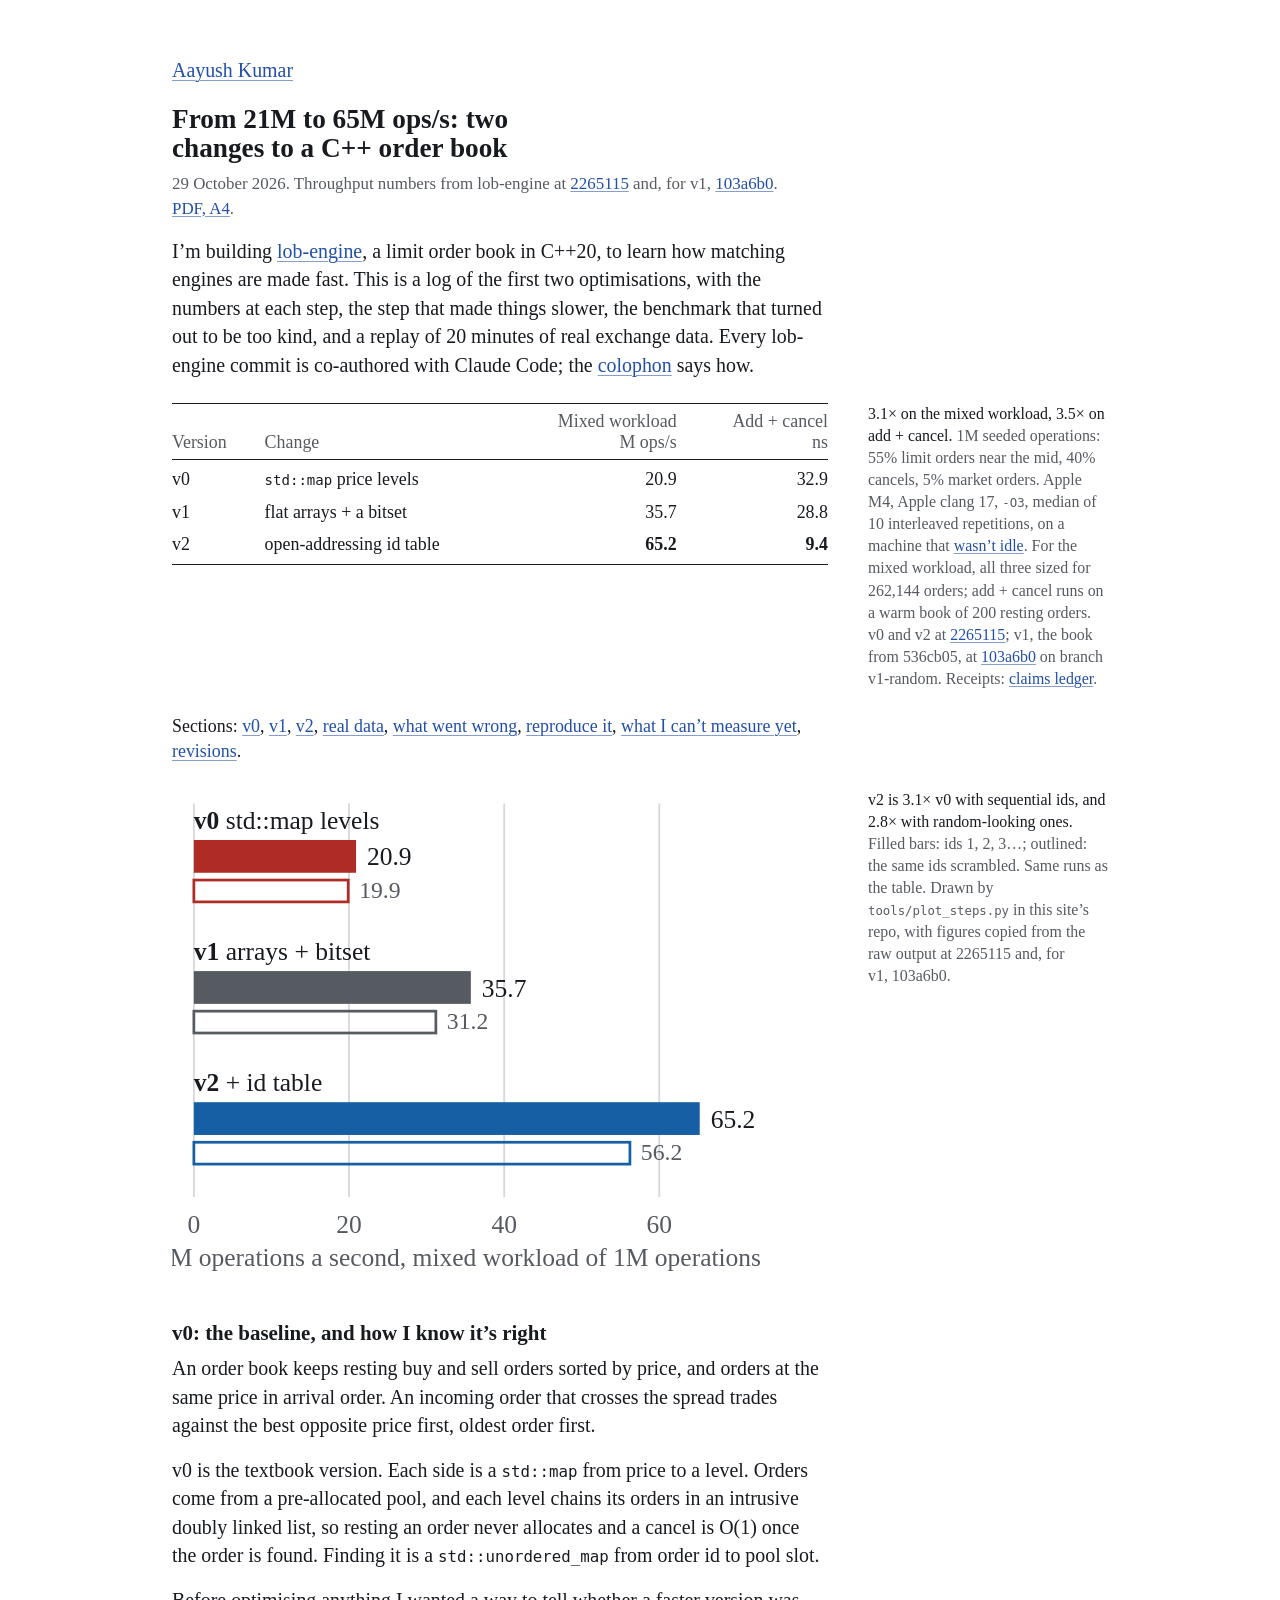
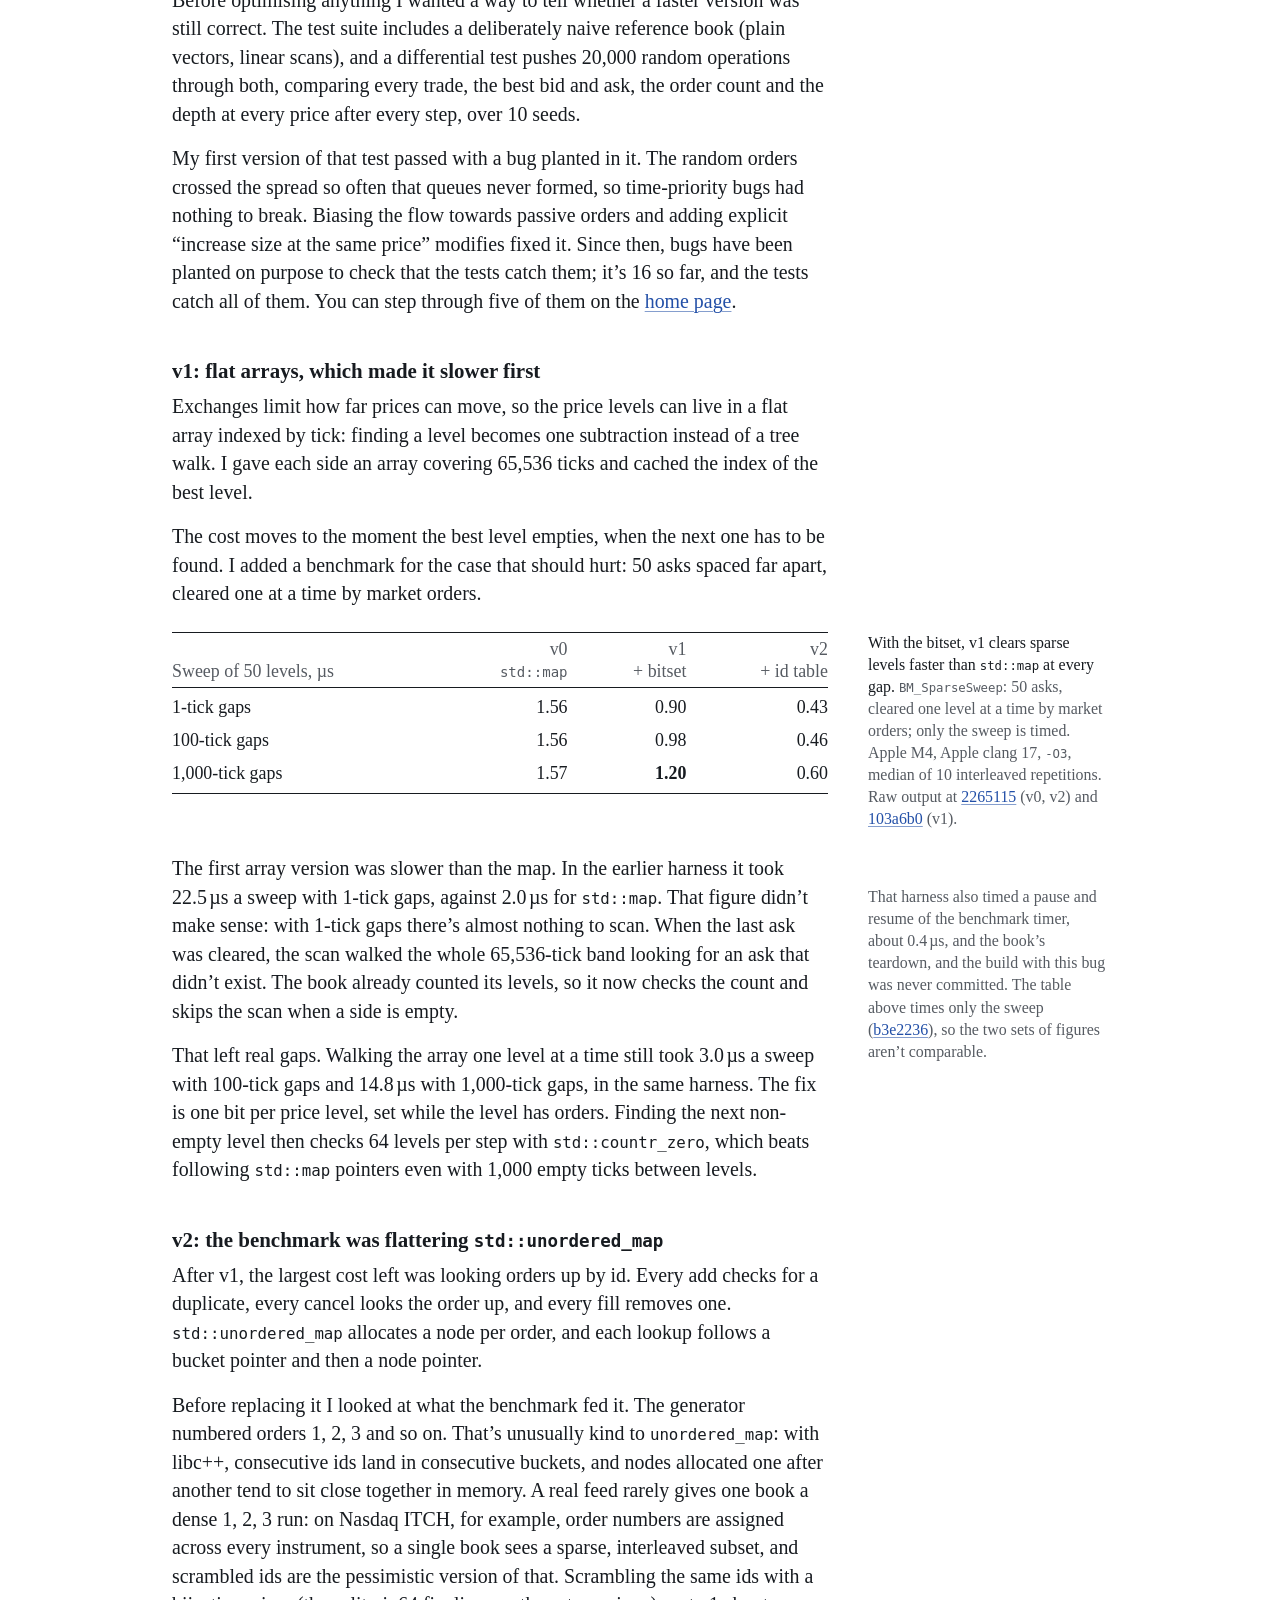
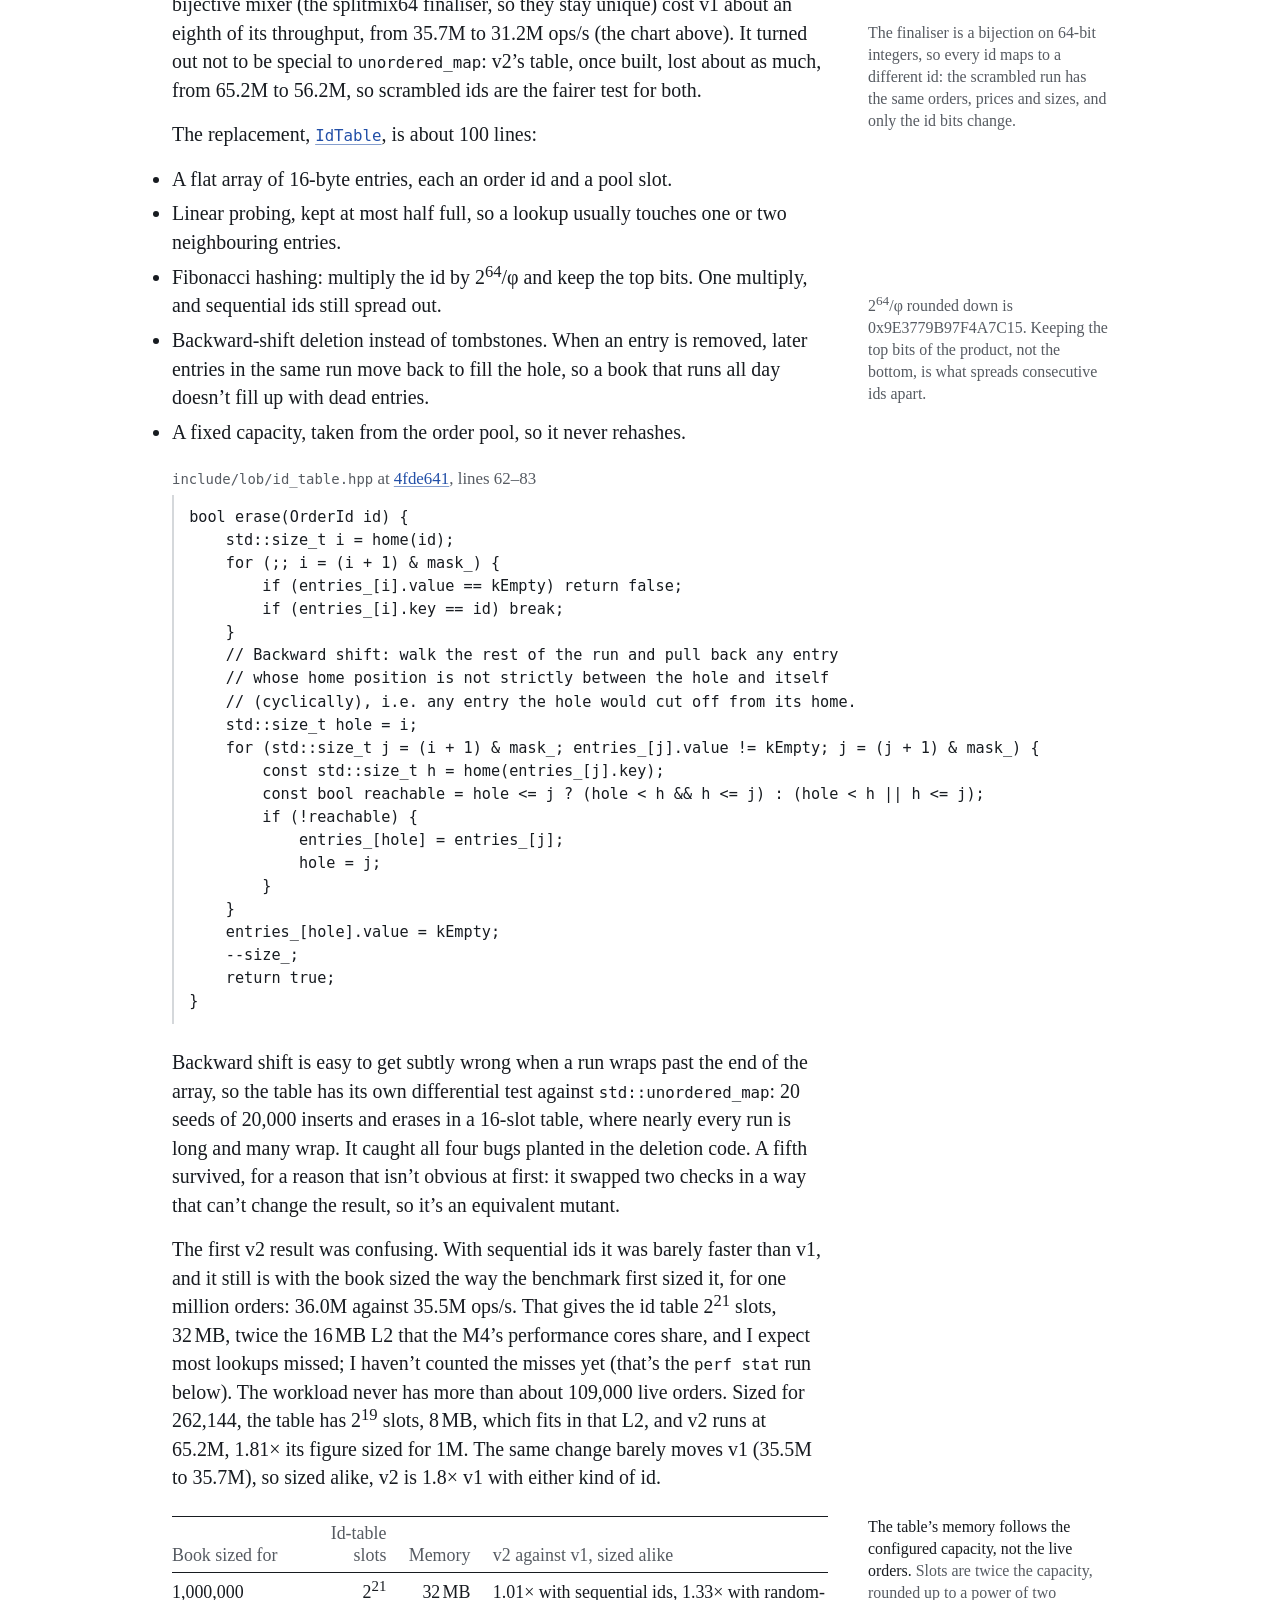
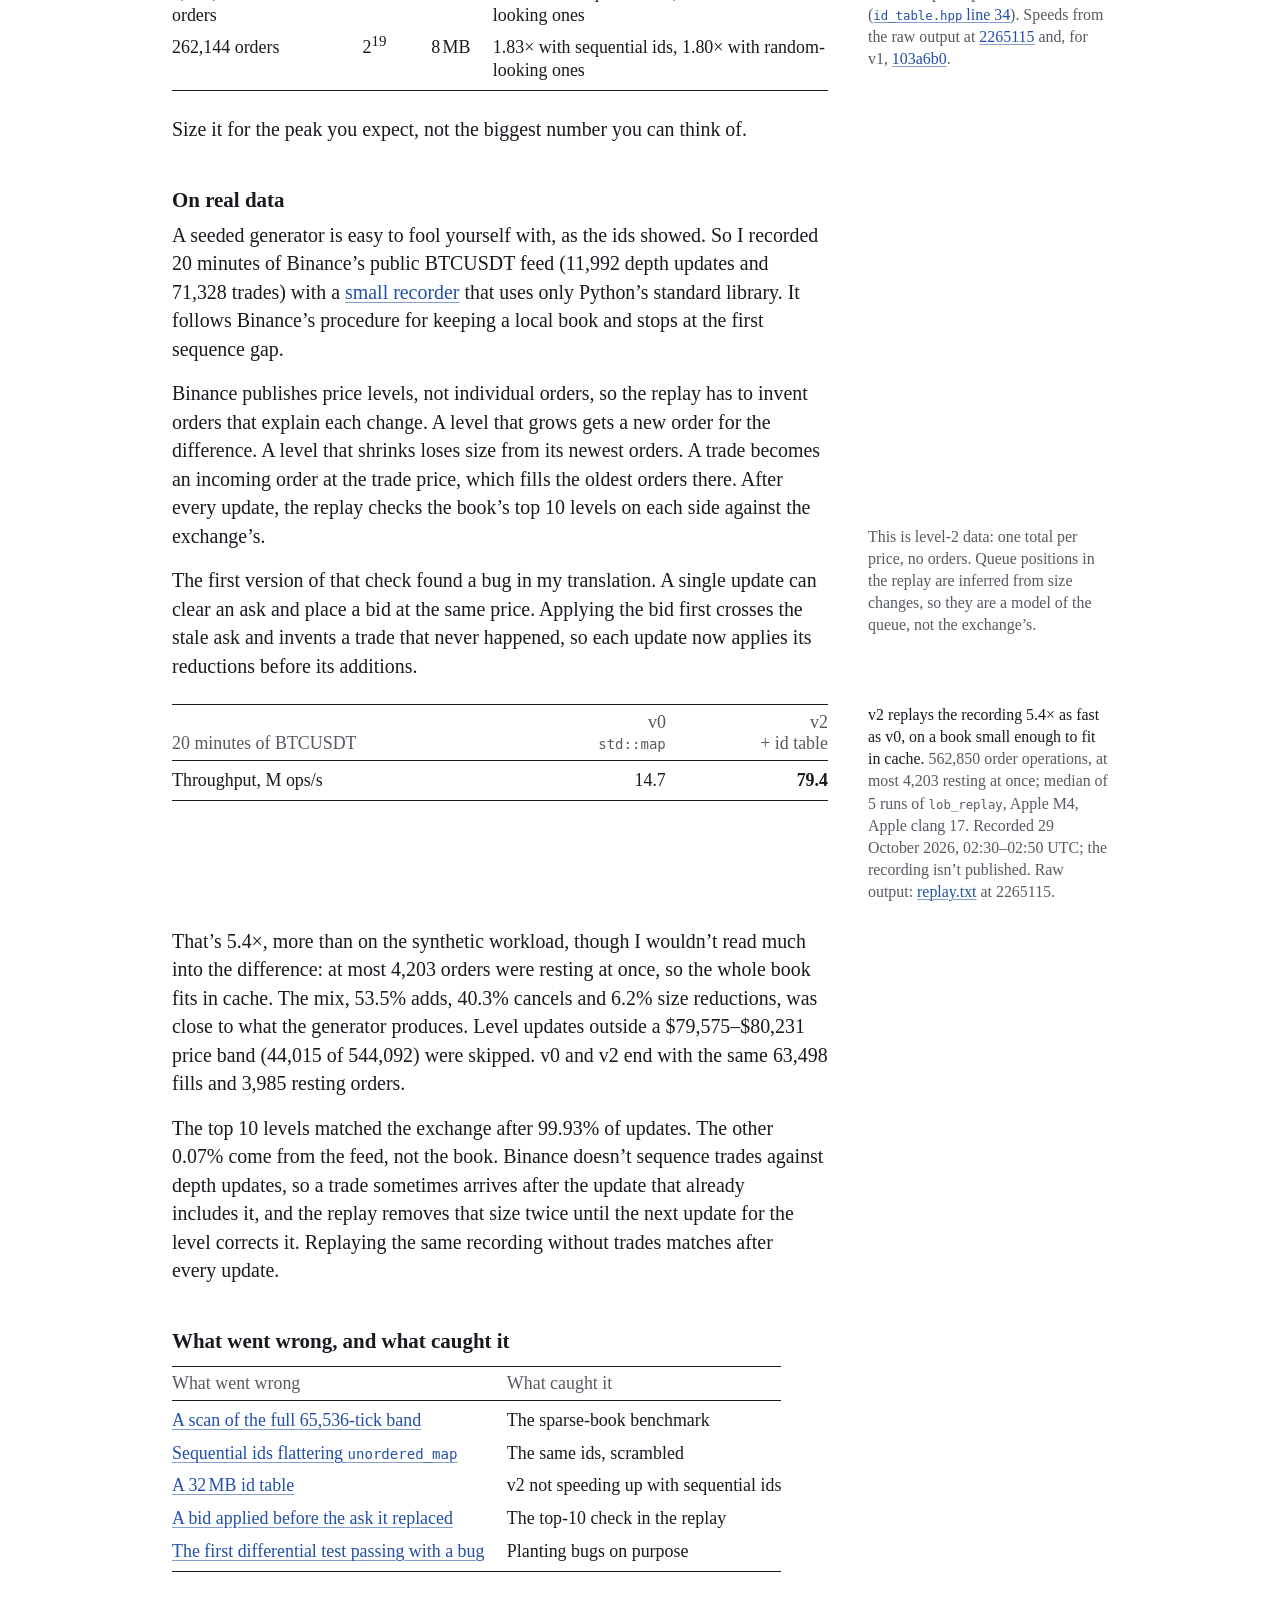
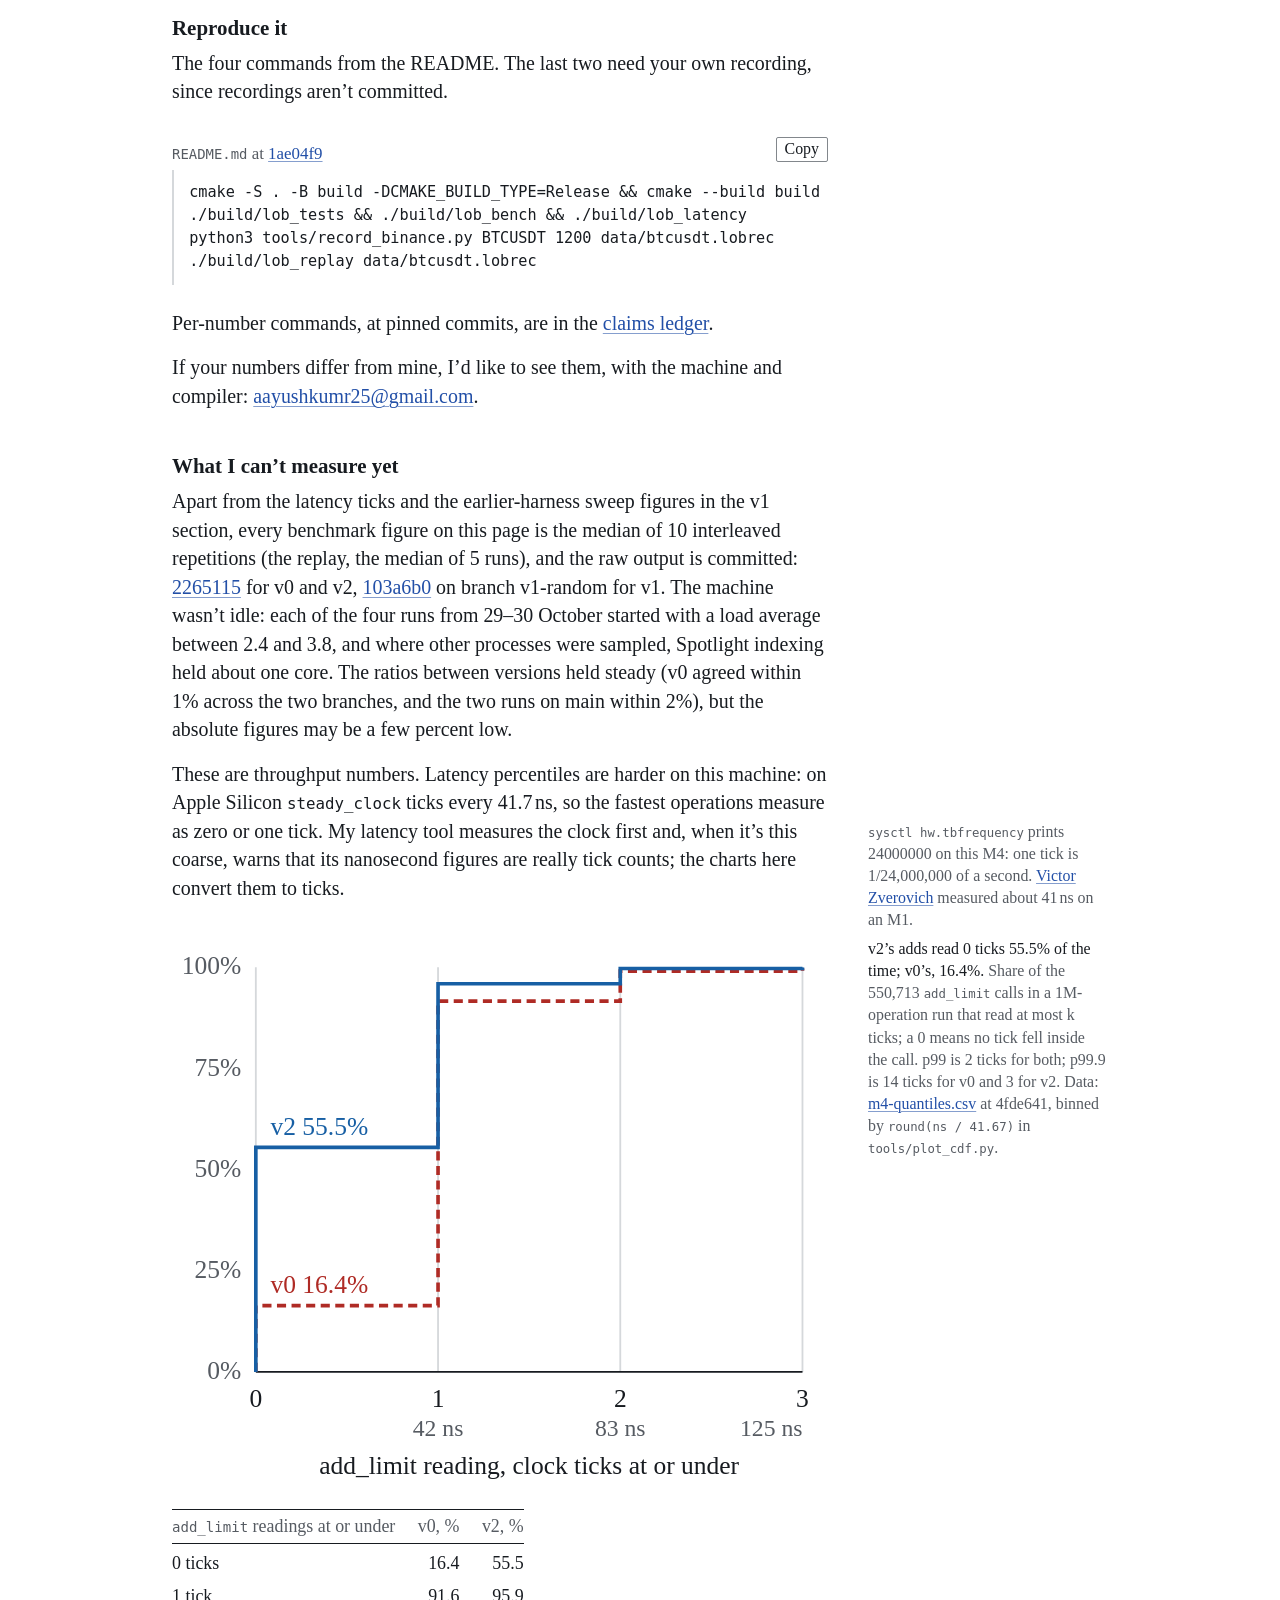
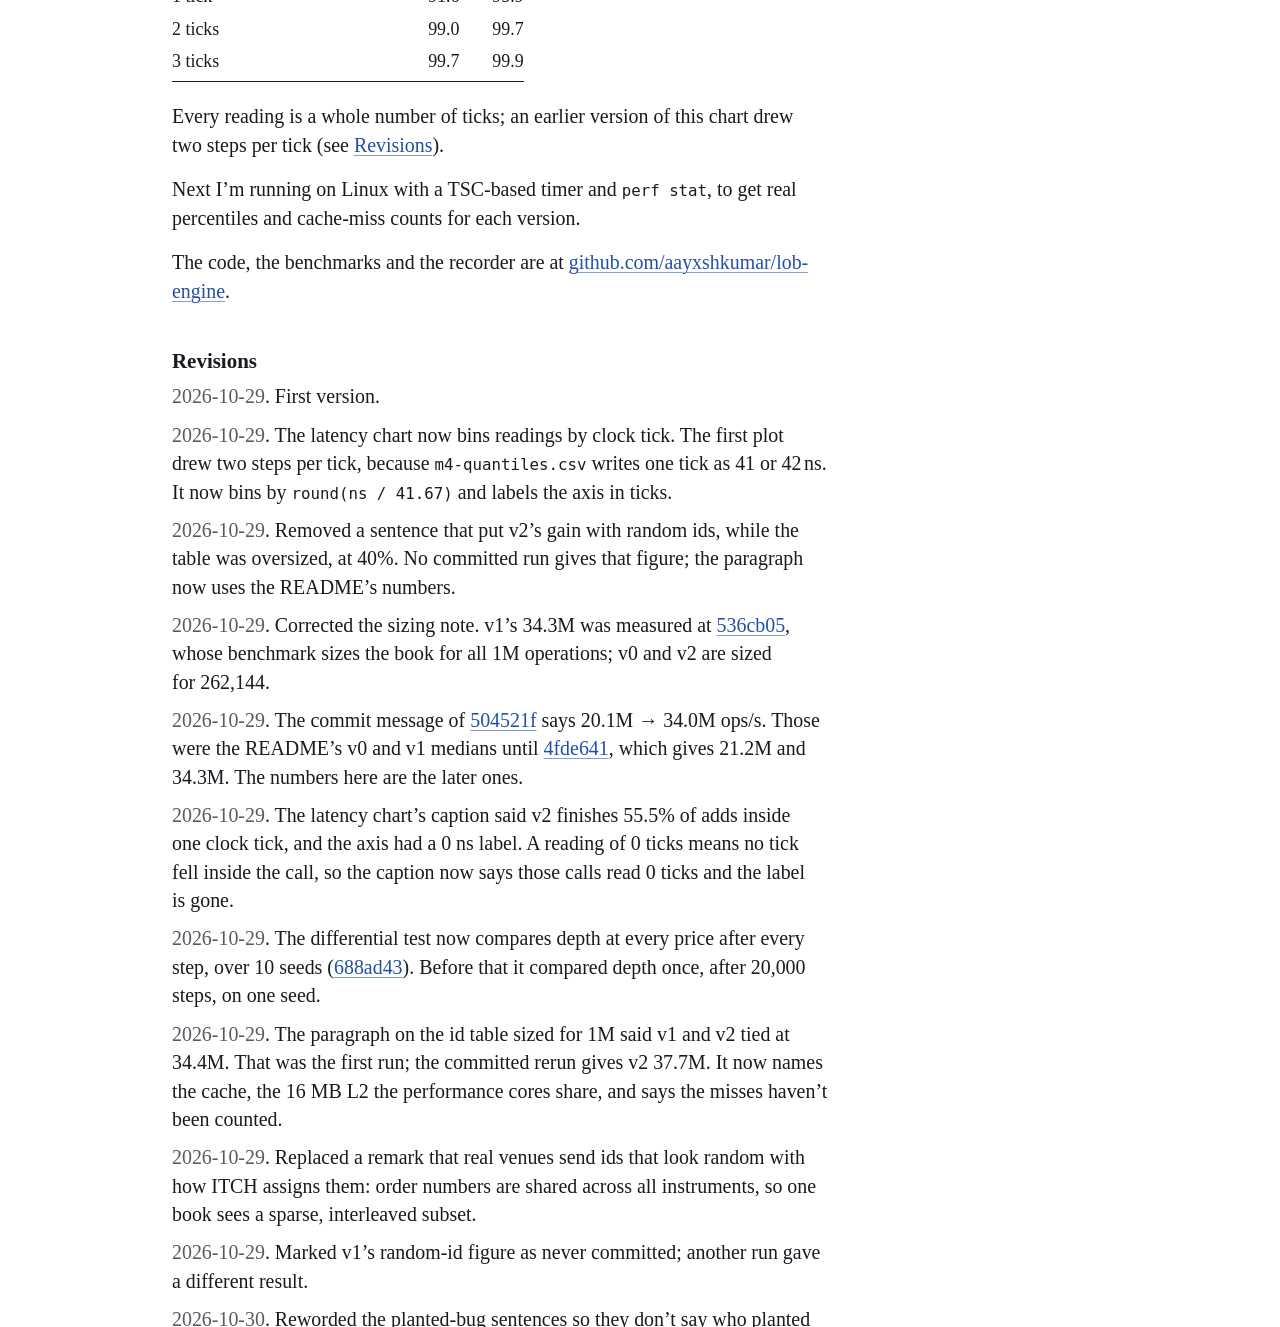
<file: order-book-3x.html>
<!doctype html>
<html lang="en">
<head>
<meta charset="utf-8">
<meta name="viewport" content="width=device-width, initial-scale=1">
<meta name="color-scheme" content="light dark">
<title>From 21M to 65M ops/s: two changes to a C++ order book – Aayush Kumar</title>
<meta name="description" content="Flat price-level arrays, a bitset, and an open-addressing table in place of std::unordered_map took a C++20 order book from 20.9M to 65.2M ops/s. One step made it slower first, and the benchmark was flattering unordered_map.">
<link rel="canonical" href="https://aayxshkumar.github.io/order-book-3x.html">
<link rel="alternate" type="application/atom+xml" href="/atom.xml" title="Aayush Kumar">
<meta property="og:type" content="article">
<meta property="og:url" content="https://aayxshkumar.github.io/order-book-3x.html">
<meta property="og:title" content="From 21M to 65M ops/s: two changes to a C++ order book">
<meta property="og:description" content="One step made it slower first, and the benchmark was flattering std::unordered_map.">
<meta property="og:image" content="https://aayxshkumar.github.io/og-order-book-3x.png">
<meta property="og:image:width" content="1200">
<meta property="og:image:height" content="630">
<meta property="og:image:alt" content="Bar chart: 20.9M, 35.7M and 65.2M operations a second for the std::map, flat-array and id-table versions of a C++ order book on an Apple M4, median of 10 runs.">
<meta property="article:published_time" content="2026-10-29">
<meta property="article:modified_time" content="2026-10-30">
<meta name="twitter:card" content="summary_large_image">
<link rel="icon" href="favicon-96.png" sizes="96x96" type="image/png">
<link rel="icon" href="favicon.svg" type="image/svg+xml">
<link rel="apple-touch-icon" href="apple-touch-icon.png">
<link rel="stylesheet" href="style.css">
<script type="speculationrules">
{"prefetch":[{"where":{"and":[{"href_matches":"/*"},{"not":{"href_matches":["/*.pdf","/*.png","/*.svg","/*.xml"]}}]},"eagerness":"moderate"}]}
</script>
<script type="application/ld+json">
{"@context":"https://schema.org","@type":"BlogPosting","headline":"From 21M to 65M ops/s: two changes to a C++ order book","datePublished":"2026-10-29","dateModified":"2026-10-30","url":"https://aayxshkumar.github.io/order-book-3x.html","mainEntityOfPage":"https://aayxshkumar.github.io/order-book-3x.html","image":"https://aayxshkumar.github.io/og-order-book-3x.png","author":{"@type":"Person","@id":"https://aayxshkumar.github.io/#me","name":"Aayush Kumar","url":"https://aayxshkumar.github.io/"}}
</script>
</head>
<body>
<main>
<p><a href="./">Aayush Kumar</a></p>

<h1>From 21M to 65M ops/s: two changes to a C++ order book</h1>
<p class="meta"><time datetime="2026-10-29">29 October 2026</time>. Throughput numbers from lob-engine at <a href="https://github.com/aayxshkumar/lob-engine/tree/2265115">2265115</a> and, for v1, <a href="https://github.com/aayxshkumar/lob-engine/tree/103a6b0">103a6b0</a>. <span class="noprint"><a href="order-book-3x.pdf">PDF, A4</a>.</span></p>

<p>I’m building <a href="https://github.com/aayxshkumar/lob-engine">lob-engine</a>, a limit order book in C++20, to learn how matching engines are made fast. This is a log of the first two optimisations, with the numbers at each step, the step that made things slower, the benchmark that turned out to be too kind, and a replay of 20 minutes of real exchange data. Every lob-engine commit is co-authored with Claude Code; the <a href="colophon.html#ai">colophon</a> says how.</p>

<div class="withcap" id="summary">
<table>
<thead><tr><th>Version</th><th class="t">Change</th><th>Mixed workload<br>M ops/s</th><th>Add + cancel<br>ns</th></tr></thead>
<tbody>
<tr><th scope="row">v0</th><td class="t"><code>std::map</code> price levels</td><td>20.9</td><td>32.9</td></tr>
<tr><th scope="row">v1</th><td class="t">flat arrays + a bitset</td><td>35.7</td><td>28.8</td></tr>
<tr><th scope="row">v2</th><td class="t">open-addressing id table</td><td><strong>65.2</strong></td><td><strong>9.4</strong></td></tr>
</tbody>
</table>
<p class="cap"><b>3.1× on the mixed workload, 3.5× on add + cancel.</b> 1M seeded operations: 55% limit orders near the mid, 40% cancels, 5% market orders. Apple M4, Apple clang 17, <code>-O3</code>, median of 10 interleaved repetitions, on a machine that <a href="#limits">wasn’t idle</a>. For the mixed workload, all three sized for 262,144 orders; add + cancel runs on a warm book of 200 resting orders. v0 and v2 at <a href="https://github.com/aayxshkumar/lob-engine/tree/2265115/bench/results/2026-10-30-m4-b3e2236">2265115</a>; v1, the book from 536cb05, at <a href="https://github.com/aayxshkumar/lob-engine/tree/103a6b0/bench/results/2026-10-29-m4-d512779">103a6b0</a> on branch v1-random. Receipts: <a href="claims.html#c-mixed">claims ledger</a>.</p>
</div>

<nav class="sections" aria-label="Sections">Sections: <a href="#v0">v0</a>, <a href="#v1">v1</a>, <a href="#v2">v2</a>, <a href="#real-data">real data</a>, <a href="#went-wrong">what went wrong</a>, <a href="#reproduce">reproduce it</a>, <a href="#limits">what I can’t measure yet</a>, <a href="#revisions">revisions</a>.</nav>

<figure class="withcap" id="steps">
<picture><source media="(max-width: 600px)" srcset="steps-narrow.svg" width="360" height="268"><img src="steps.svg" alt="Bar chart of mixed-workload throughput. v0: 20.9M operations a second with sequential ids, 19.9M with random-looking ids. v1: 35.7M and 31.2M. v2: 65.2M and 56.2M." width="720" height="222"></picture>
<figcaption><b>v2 is 3.1× v0 with sequential ids, and 2.8× with random-looking ones.</b> Filled bars: ids 1, 2, 3…; outlined: the same ids scrambled. Same runs as the table. Drawn by <code>tools/plot_steps.py</code> in this site’s repo, with figures copied from the raw output at 2265115 and, for v1, 103a6b0.</figcaption>
</figure>

<h2 id="v0"><a href="#v0">v0: the baseline, and how I know it’s right</a></h2>

<p>An order book keeps resting buy and sell orders sorted by price, and orders at the same price in arrival order. An incoming order that crosses the spread trades against the best opposite price first, oldest order first.</p>

<p>v0 is the textbook version. Each side is a <code>std::map</code> from price to a level. Orders come from a pre-allocated pool, and each level chains its orders in an intrusive doubly linked list, so resting an order never allocates and a cancel is O(1) once the order is found. Finding it is a <code>std::unordered_map</code> from order id to pool slot.</p>

<p>Before optimising anything I wanted a way to tell whether a faster version was still correct. The test suite includes a deliberately naive reference book (plain vectors, linear scans), and a differential test pushes 20,000 random operations through both, comparing every trade, the best bid and ask, the order count and the depth at every price after every step, over 10 seeds.</p>

<p>My first version of that test passed with a bug planted in it. The random orders crossed the spread so often that queues never formed, so time-priority bugs had nothing to break. Biasing the flow towards passive orders and adding explicit “increase size at the same price” modifies fixed it. Since then, bugs have been planted on purpose to check that the tests catch them; it’s 16 so far, and the tests catch all of them. You can step through five of them on the <a href="./#bugs">home page</a>.</p>

<h2 id="v1"><a href="#v1">v1: flat arrays, which made it slower first</a></h2>

<p>Exchanges limit how far prices can move, so the price levels can live in a flat array indexed by tick: finding a level becomes one subtraction instead of a tree walk. I gave each side an array covering 65,536 ticks and cached the index of the best level.</p>

<p>The cost moves to the moment the best level empties, when the next one has to be found. I added a benchmark for the case that should hurt: 50 asks spaced far apart, cleared one at a time by market orders.</p>

<div class="withcap" id="sparse">
<table>
<thead><tr><th>Sweep of 50 levels, µs</th><th>v0<br><code>std::map</code></th><th>v1<br>+ bitset</th><th>v2<br>+ id table</th></tr></thead>
<tbody>
<tr><th scope="row">1-tick gaps</th><td>1.56</td><td>0.90</td><td>0.43</td></tr>
<tr><th scope="row">100-tick gaps</th><td>1.56</td><td>0.98</td><td>0.46</td></tr>
<tr><th scope="row">1,000-tick gaps</th><td>1.57</td><td><strong>1.20</strong></td><td>0.60</td></tr>
</tbody>
</table>
<p class="cap"><b>With the bitset, v1 clears sparse levels faster than <code>std::map</code> at every gap.</b> <code>BM_SparseSweep</code>: 50 asks, cleared one level at a time by market orders; only the sweep is timed. Apple M4, Apple clang 17, <code>-O3</code>, median of 10 interleaved repetitions. Raw output at <a href="https://github.com/aayxshkumar/lob-engine/tree/2265115/bench/results/2026-10-30-m4-b3e2236">2265115</a> (v0, v2) and <a href="https://github.com/aayxshkumar/lob-engine/tree/103a6b0/bench/results/2026-10-29-m4-d512779">103a6b0</a> (v1).</p>
</div>

<p>The first array version was slower than the map. In the earlier harness it took 22.5 µs a sweep with 1-tick gaps, against 2.0 µs for <code>std::map</code>.<span class="note" role="note">That harness also timed a pause and resume of the benchmark timer, about 0.4 µs, and the book’s teardown, and the build with this bug was never committed. The table above times only the sweep (<a href="https://github.com/aayxshkumar/lob-engine/commit/b3e2236">b3e2236</a>), so the two sets of figures aren’t comparable.</span> That figure didn’t make sense: with 1-tick gaps there’s almost nothing to scan. When the last ask was cleared, the scan walked the whole 65,536-tick band looking for an ask that didn’t exist. The book already counted its levels, so it now checks the count and skips the scan when a side is empty.</p>

<p>That left real gaps. Walking the array one level at a time still took 3.0 µs a sweep with 100-tick gaps and 14.8 µs with 1,000-tick gaps, in the same harness. The fix is one bit per price level, set while the level has orders. Finding the next non-empty level then checks 64 levels per step with <code>std::countr_zero</code>, which beats following <code>std::map</code> pointers even with 1,000 empty ticks between levels.</p>

<h2 id="v2"><a href="#v2">v2: the benchmark was flattering <code>std::unordered_map</code></a></h2>

<p>After v1, the largest cost left was looking orders up by id. Every add checks for a duplicate, every cancel looks the order up, and every fill removes one. <code>std::unordered_map</code> allocates a node per order, and each lookup follows a bucket pointer and then a node pointer.</p>

<p>Before replacing it I looked at what the benchmark fed it. The generator numbered orders 1, 2, 3 and so on. That’s unusually kind to <code>unordered_map</code>: with libc++, consecutive ids land in consecutive buckets, and nodes allocated one after another tend to sit close together in memory. A real feed rarely gives one book a dense 1, 2, 3 run: on Nasdaq ITCH, for example, order numbers are assigned across every instrument, so a single book sees a sparse, interleaved subset, and scrambled ids are the pessimistic version of that. Scrambling the same ids with a bijective mixer (the splitmix64 finaliser, so they stay unique) cost v1 about an eighth of its throughput, from 35.7M to 31.2M ops/s (the chart above).<span class="note" role="note">The finaliser is a bijection on 64-bit integers, so every id maps to a different id: the scrambled run has the same orders, prices and sizes, and only the id bits change.</span> It turned out not to be special to <code>unordered_map</code>: v2’s table, once built, lost about as much, from 65.2M to 56.2M, so scrambled ids are the fairer test for both.</p>

<p>The replacement, <a href="https://github.com/aayxshkumar/lob-engine/blob/4fde641/include/lob/id_table.hpp"><code>IdTable</code></a>, is about 100 lines:</p>

<ul>
<li>A flat array of 16-byte entries, each an order id and a pool slot.</li>
<li>Linear probing, kept at most half full, so a lookup usually touches one or two neighbouring entries.</li>
<li>Fibonacci hashing: multiply the id by 2<sup>64</sup>/φ and keep the top bits. One multiply, and sequential ids still spread out.<span class="note" role="note">2<sup>64</sup>/φ rounded down is 0x9E3779B97F4A7C15. Keeping the top bits of the product, not the bottom, is what spreads consecutive ids apart.</span></li>
<li>Backward-shift deletion instead of tombstones. When an entry is removed, later entries in the same run move back to fill the hole, so a book that runs all day doesn’t fill up with dead entries.</li>
<li>A fixed capacity, taken from the order pool, so it never rehashes.</li>
</ul>

<p class="codecap"><code>include/lob/id_table.hpp</code> at <a href="https://github.com/aayxshkumar/lob-engine/blob/4fde641/include/lob/id_table.hpp#L62-L83">4fde641</a>, lines 62–83</p>
<pre class="wide"><code>bool erase(OrderId id) {
    std::size_t i = home(id);
    for (;; i = (i + 1) &amp; mask_) {
        if (entries_[i].value == kEmpty) return false;
        if (entries_[i].key == id) break;
    }
    // Backward shift: walk the rest of the run and pull back any entry
    // whose home position is not strictly between the hole and itself
    // (cyclically), i.e. any entry the hole would cut off from its home.
    std::size_t hole = i;
    for (std::size_t j = (i + 1) &amp; mask_; entries_[j].value != kEmpty; j = (j + 1) &amp; mask_) {
        const std::size_t h = home(entries_[j].key);
        const bool reachable = hole &lt;= j ? (hole &lt; h &amp;&amp; h &lt;= j) : (hole &lt; h || h &lt;= j);
        if (!reachable) {
            entries_[hole] = entries_[j];
            hole = j;
        }
    }
    entries_[hole].value = kEmpty;
    --size_;
    return true;
}</code></pre>

<p>Backward shift is easy to get subtly wrong when a run wraps past the end of the array, so the table has its own differential test against <code>std::unordered_map</code>: 20 seeds of 20,000 inserts and erases in a 16-slot table, where nearly every run is long and many wrap. It caught all four bugs planted in the deletion code. A fifth survived, for a reason that isn’t obvious at first: it swapped two checks in a way that can’t change the result, so it’s an equivalent mutant.</p>

<p>The first v2 result was confusing. With sequential ids it was barely faster than v1, and it still is with the book sized the way the benchmark first sized it, for one million orders: 36.0M against 35.5M ops/s. That gives the id table 2<sup>21</sup> slots, 32 MB, twice the 16 MB L2 that the M4’s performance cores share, and I expect most lookups missed; I haven’t counted the misses yet (that’s the <code>perf stat</code> run below). The workload never has more than about 109,000 live orders. Sized for 262,144, the table has 2<sup>19</sup> slots, 8 MB, which fits in that L2, and v2 runs at 65.2M, 1.81× its figure sized for 1M. The same change barely moves v1 (35.5M to 35.7M), so sized alike, v2 is 1.8× v1 with either kind of id.</p>

<div class="withcap" id="capacity">
<table>
<thead><tr><th>Book sized for</th><th><span class="nw">Id-table</span> slots</th><th>Memory</th><th class="t">v2 against v1, sized alike</th></tr></thead>
<tbody>
<tr><th scope="row">1,000,000 orders</th><td>2<sup>21</sup></td><td>32 MB</td><td class="t">1.01× with sequential ids, 1.33× with random-looking ones</td></tr>
<tr><th scope="row">262,144 orders</th><td>2<sup>19</sup></td><td>8 MB</td><td class="t">1.83× with sequential ids, 1.80× with random-looking ones</td></tr>
</tbody>
</table>
<p class="cap"><b>The table’s memory follows the configured capacity, not the live orders.</b> Slots are twice the capacity, rounded up to a power of two (<a href="https://github.com/aayxshkumar/lob-engine/blob/4fde641/include/lob/id_table.hpp#L34"><code>id_table.hpp</code> line 34</a>). Speeds from the raw output at <a href="https://github.com/aayxshkumar/lob-engine/tree/2265115/bench/results/2026-10-30-m4-b3e2236">2265115</a> and, for v1, <a href="https://github.com/aayxshkumar/lob-engine/tree/103a6b0/bench/results/2026-10-29-m4-d512779">103a6b0</a>.</p>
</div>

<p>Size it for the peak you expect, not the biggest number you can think of.</p>

<h2 id="real-data"><a href="#real-data">On real data</a></h2>

<p>A seeded generator is easy to fool yourself with, as the ids showed. So I recorded 20 minutes of Binance’s public BTCUSDT feed (11,992 depth updates and 71,328 trades) with a <a href="https://github.com/aayxshkumar/lob-engine/blob/1ac5c8d/tools/record_binance.py">small recorder</a> that uses only Python’s standard library. It follows Binance’s procedure for keeping a local book and stops at the first sequence gap.</p>

<p>Binance publishes price levels, not individual orders, so the replay has to invent orders that explain each change. A level that grows gets a new order for the difference. A level that shrinks loses size from its newest orders. A trade becomes an incoming order at the trade price, which fills the oldest orders there. After every update, the replay checks the book’s top 10 levels on each side against the exchange’s.<span class="note" role="note">This is level-2 data: one total per price, no orders. Queue positions in the replay are inferred from size changes, so they are a model of the queue, not the exchange’s.</span></p>

<p>The first version of that check found a bug in my translation. A single update can clear an ask and place a bid at the same price. Applying the bid first crosses the stale ask and invents a trade that never happened, so each update now applies its reductions before its additions.</p>

<div class="withcap" id="replay">
<table>
<thead><tr><th>20 minutes of BTCUSDT</th><th>v0<br><code>std::map</code></th><th>v2<br>+ id table</th></tr></thead>
<tbody>
<tr><th scope="row">Throughput, M ops/s</th><td>14.7</td><td><strong>79.4</strong></td></tr>
</tbody>
</table>
<p class="cap"><b>v2 replays the recording 5.4× as fast as v0, on a book small enough to fit in cache.</b> 562,850 order operations, at most 4,203 resting at once; median of 5 runs of <code>lob_replay</code>, Apple M4, Apple clang 17. Recorded 29 October 2026, 02:30–02:50 UTC; the recording isn’t published. Raw output: <a href="https://github.com/aayxshkumar/lob-engine/blob/2265115/bench/results/2026-10-30-m4-b3e2236/replay.txt">replay.txt</a> at 2265115.</p>
</div>

<p>That’s 5.4×, more than on the synthetic workload, though I wouldn’t read much into the difference: at most 4,203 orders were resting at once, so the whole book fits in cache. The mix, 53.5% adds, 40.3% cancels and 6.2% size reductions, was close to what the generator produces. Level updates outside a $79,575–$80,231 price band (44,015 of 544,092) were skipped. v0 and v2 end with the same 63,498 fills and 3,985 resting orders.</p>

<p>The top 10 levels matched the exchange after 99.93% of updates. The other 0.07% come from the feed, not the book. Binance doesn’t sequence trades against depth updates, so a trade sometimes arrives after the update that already includes it, and the replay removes that size twice until the next update for the level corrects it. Replaying the same recording without trades matches after every update.</p>

<h2 id="went-wrong"><a href="#went-wrong">What went wrong, and what caught it</a></h2>

<table>
<thead><tr><th>What went wrong</th><th class="t">What caught it</th></tr></thead>
<tbody>
<tr><th scope="row"><a href="#v1">A scan of the full 65,536-tick band</a></th><td class="t">The sparse-book benchmark</td></tr>
<tr><th scope="row"><a href="#v2">Sequential ids flattering <code>unordered_map</code></a></th><td class="t">The same ids, scrambled</td></tr>
<tr><th scope="row"><a href="#v2">A 32 MB id table</a></th><td class="t">v2 not speeding up with sequential ids</td></tr>
<tr><th scope="row"><a href="#real-data">A bid applied before the ask it replaced</a></th><td class="t">The top-10 check in the replay</td></tr>
<tr><th scope="row"><a href="#v0">The first differential test passing with a bug</a></th><td class="t">Planting bugs on purpose</td></tr>
</tbody>
</table>

<h2 id="reproduce"><a href="#reproduce">Reproduce it</a></h2>

<p>The four commands from the README. The last two need your own recording, since recordings aren’t committed.</p>

<div class="cmd">
<p class="codecap"><code>README.md</code> at <a href="https://github.com/aayxshkumar/lob-engine/blob/1ae04f9/README.md">1ae04f9</a></p>
<pre><code>cmake -S . -B build -DCMAKE_BUILD_TYPE=Release &amp;&amp; cmake --build build -j
./build/lob_tests &amp;&amp; ./build/lob_bench &amp;&amp; ./build/lob_latency
python3 tools/record_binance.py BTCUSDT 1200 data/btcusdt.lobrec
./build/lob_replay data/btcusdt.lobrec</code></pre>
<button type="button" class="copy" hidden data-copy="cmake -S . -B build -DCMAKE_BUILD_TYPE=Release &amp;&amp; cmake --build build -j
./build/lob_tests &amp;&amp; ./build/lob_bench &amp;&amp; ./build/lob_latency
python3 tools/record_binance.py BTCUSDT 1200 data/btcusdt.lobrec
./build/lob_replay data/btcusdt.lobrec" aria-label="Copy the four commands"><span class="idle">Copy</span><span class="done">Copied</span></button>
</div>

<p>Per-number commands, at pinned commits, are in the <a href="claims.html#run-it">claims ledger</a>.</p>

<p>If your numbers differ from mine, I’d like to see them, with the machine and compiler: <a href="mailto:aayushkumr25@gmail.com">aayushkumr25@gmail.com</a>.</p>

<h2 id="limits"><a href="#limits">What I can’t measure yet</a></h2>

<p>Apart from the latency ticks and the earlier-harness sweep figures in the v1 section, every benchmark figure on this page is the median of 10 interleaved repetitions (the replay, the median of 5 runs), and the raw output is committed: <a href="https://github.com/aayxshkumar/lob-engine/tree/2265115/bench/results/2026-10-30-m4-b3e2236">2265115</a> for v0 and v2, <a href="https://github.com/aayxshkumar/lob-engine/tree/103a6b0/bench/results/2026-10-29-m4-d512779">103a6b0</a> on branch v1-random for v1. The machine wasn’t idle: each of the four runs from 29–30 October started with a load average between 2.4 and 3.8, and where other processes were sampled, Spotlight indexing held about one core. The ratios between versions held steady (v0 agreed within 1% across the two branches, and the two runs on main within 2%), but the absolute figures may be a few percent low.</p>

<p>These are throughput numbers. Latency percentiles are harder on this machine: on Apple Silicon <code>steady_clock</code> ticks every 41.7 ns, so the fastest operations measure as zero or one tick.<span class="note" role="note"><code>sysctl hw.tbfrequency</code> prints 24000000 on this M4: one tick is 1/24,000,000 of a second. <a href="https://vitaut.net/posts/2023/measuring-clock-precision/">Victor Zverovich</a> measured about 41 ns on an M1.</span> My latency tool measures the clock first and, when it’s this coarse, warns that its nanosecond figures are really tick counts; the charts here convert them to ticks.</p>

<figure class="withcap" id="latency">
<picture><source media="(max-width: 600px)" srcset="latency-cdf-add_limit-narrow.svg" width="360" height="300"><img src="latency-cdf-add_limit.svg" alt="Step chart of add_limit latency in clock ticks on an Apple M4. v2 reads 0 ticks for 55.5 percent of adds and v0 for 16.4 percent; at 1 tick v0 reaches 91.6 percent and v2 95.9 percent; both pass 99 percent by 2 ticks." width="720" height="360"></picture>
<figcaption><b>v2’s adds read 0 ticks 55.5% of the time; v0’s, 16.4%.</b> Share of the 550,713 <code>add_limit</code> calls in a 1M-operation run that read at most k ticks; a 0 means no tick fell inside the call. p99 is 2 ticks for both; p99.9 is 14 ticks for v0 and 3 for v2. Data: <a href="https://github.com/aayxshkumar/lob-engine/blob/4fde641/docs/m4-quantiles.csv">m4-quantiles.csv</a> at 4fde641, binned by <code>round(ns / 41.67)</code> in <code>tools/plot_cdf.py</code>.</figcaption>
</figure>

<table id="ticks">
<thead><tr><th><code>add_limit</code> readings at or under</th><th>v0, %</th><th>v2, %</th></tr></thead>
<tbody>
<tr><th scope="row">0 ticks</th><td>16.4</td><td>55.5</td></tr>
<tr><th scope="row">1 tick</th><td>91.6</td><td>95.9</td></tr>
<tr><th scope="row">2 ticks</th><td>99.0</td><td>99.7</td></tr>
<tr><th scope="row">3 ticks</th><td>99.7</td><td>99.9</td></tr>
</tbody>
</table>

<p>Every reading is a whole number of ticks; an earlier version of this chart drew two steps per tick (see <a href="#revisions">Revisions</a>).</p>

<p>Next I’m running on Linux with a TSC-based timer and <code>perf stat</code>, to get real percentiles and cache-miss counts for each version.</p>

<p>The code, the benchmarks and the recorder are at <a href="https://github.com/aayxshkumar/lob-engine">github.com/aayxshkumar/lob-engine</a>.</p>

<h2 id="revisions"><a href="#revisions">Revisions</a></h2>

<ol class="revisions">
<li><time datetime="2026-10-29">2026-10-29</time>. First version.</li>
<li><time datetime="2026-10-29">2026-10-29</time>. The latency chart now bins readings by clock tick. The first plot drew two steps per tick, because <code>m4-quantiles.csv</code> writes one tick as 41 or 42 ns. It now bins by <code>round(ns / 41.67)</code> and labels the axis in ticks.</li>
<li><time datetime="2026-10-29">2026-10-29</time>. Removed a sentence that put v2’s gain with random ids, while the table was oversized, at 40%. No committed run gives that figure; the paragraph now uses the README’s numbers.</li>
<li><time datetime="2026-10-29">2026-10-29</time>. Corrected the sizing note. v1’s 34.3M was measured at <a href="https://github.com/aayxshkumar/lob-engine/commit/536cb05">536cb05</a>, whose benchmark sizes the book for all 1M operations; v0 and v2 are sized for 262,144.</li>
<li><time datetime="2026-10-29">2026-10-29</time>. The commit message of <a href="https://github.com/aayxshkumar/lob-engine/commit/504521f">504521f</a> says 20.1M → 34.0M ops/s. Those were the README’s v0 and v1 medians until <a href="https://github.com/aayxshkumar/lob-engine/commit/4fde641">4fde641</a>, which gives 21.2M and 34.3M. The numbers here are the later ones.</li>
<li><time datetime="2026-10-29">2026-10-29</time>. The latency chart’s caption said v2 finishes 55.5% of adds inside one clock tick, and the axis had a 0 ns label. A reading of 0 ticks means no tick fell inside the call, so the caption now says those calls read 0 ticks and the label is gone.</li>
<li><time datetime="2026-10-29">2026-10-29</time>. The differential test now compares depth at every price after every step, over 10 seeds (<a href="https://github.com/aayxshkumar/lob-engine/commit/688ad43">688ad43</a>). Before that it compared depth once, after 20,000 steps, on one seed.</li>
<li><time datetime="2026-10-29">2026-10-29</time>. The paragraph on the id table sized for 1M said v1 and v2 tied at 34.4M. That was the first run; the committed rerun gives v2 37.7M. It now names the cache, the 16 MB L2 the performance cores share, and says the misses haven’t been counted.</li>
<li><time datetime="2026-10-29">2026-10-29</time>. Replaced a remark that real venues send ids that look random with how ITCH assigns them: order numbers are shared across all instruments, so one book sees a sparse, interleaved subset.</li>
<li><time datetime="2026-10-29">2026-10-29</time>. Marked v1’s random-id figure as never committed; another run gave a different result.</li>
<li><time datetime="2026-10-30">2026-10-30</time>. Reworded the planted-bug sentences so they don’t say who planted each bug; the work is co-authored with Claude Code (<a href="colophon.html#ai">colophon</a>).</li>
<li><time datetime="2026-10-30">2026-10-30</time>. Every throughput number, and the add + cancel and sparse-sweep figures, now come from committed runs with the raw output in the repo: <a href="https://github.com/aayxshkumar/lob-engine/commit/2265115">2265115</a>, and for v1 <a href="https://github.com/aayxshkumar/lob-engine/commit/103a6b0">103a6b0</a> on branch v1-random. Each benchmark is the median of 10 interleaved repetitions (the replay, the median of 5 runs), with all three versions sized for 262,144 orders. They replace the earlier figures, 21.2M → 34.3M → 67.5M ops/s (median of 3, raw output not kept, v1 sized for 1M), so the title now says 65M instead of 68M. v1’s random-id figure is now measured and committed. The sparse sweep now times only the sweep, so the linear-scan figures are marked as from the earlier harness. The machine wasn’t idle during these runs; see <a href="#limits">What I can’t measure yet</a>.</li>
</ol>

</main>
<footer>
<ul class="links"><li><a href="./">Home</a></li><li><a href="now.html">Now</a></li><li><a href="colophon.html">Colophon</a></li><li><a href="claims.html">Claims</a></li><li><a href="atom.xml">Feed</a></li></ul>
<p>Corrections: <a href="mailto:aayushkumr25@gmail.com">aayushkumr25@gmail.com</a>. The code is MIT licensed.</p>
</footer>
<script src="copy.js" defer></script>
</body>
</html>
</file>
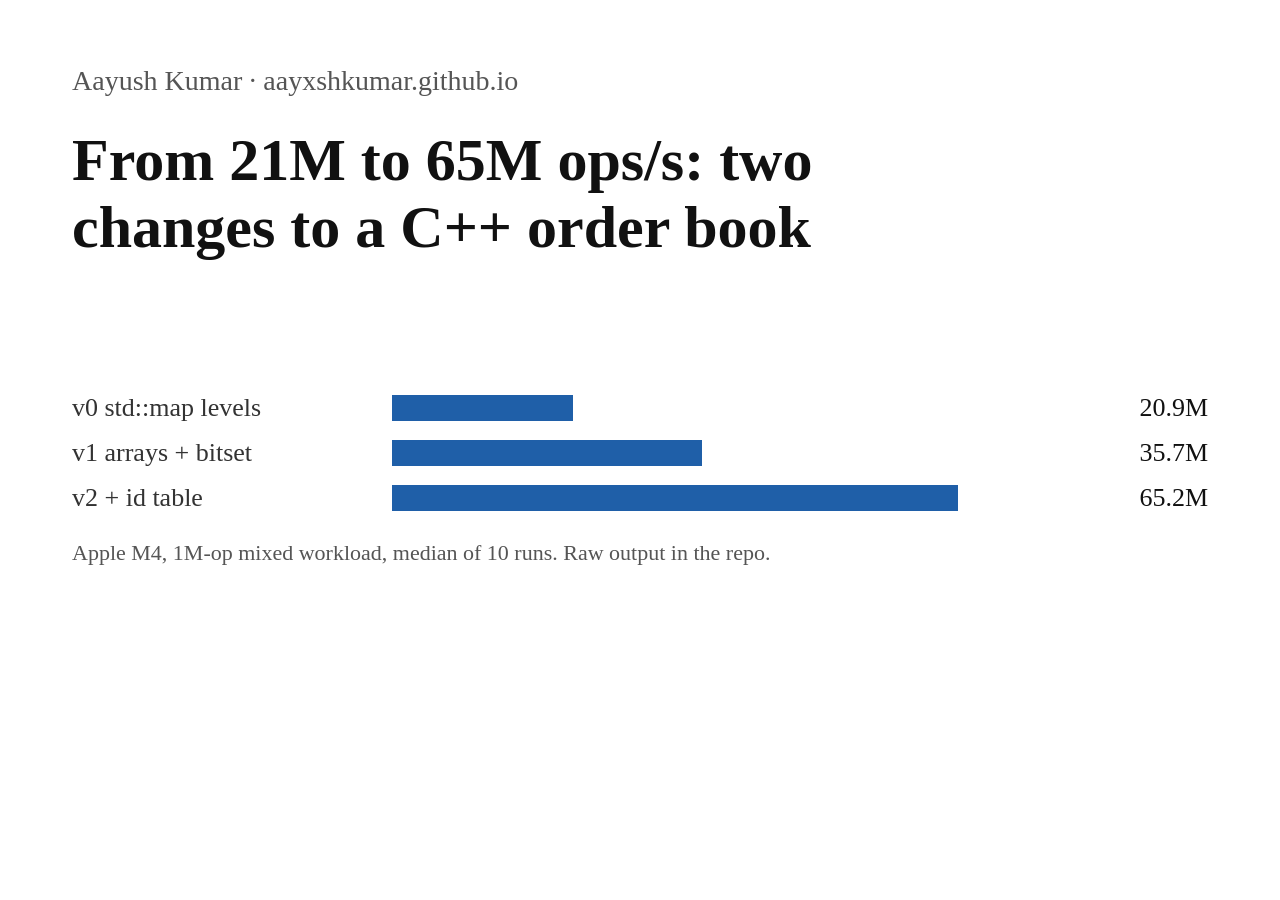
<file: og/home-card.html>
<!doctype html>
<html lang="en"><head><meta charset="utf-8"><meta name="color-scheme" content="light">
<style>
html,body{margin:0;width:1200px;height:630px;overflow:hidden;background:#fff;color:#111;font-family:Charter,"Bitstream Charter","Sitka Text",Cambria,serif}
.f{position:absolute;left:72px;right:72px;top:0;bottom:0}
.k{position:absolute;left:0;top:63px;margin:0;font-size:28px;line-height:36px;color:#555}
h1{position:absolute;left:0;top:127px;margin:0;font-size:60px;line-height:66.5px;font-weight:700;max-width:860px}
.c{position:absolute;left:0;right:0;top:395px}
.row{position:relative;height:45px;font-variant-numeric:tabular-nums}
.l{position:absolute;left:0;top:-5px;font-size:26px;line-height:36px;color:#333}
.b{position:absolute;left:320px;top:0;height:26px;background:#1f5fa8}
.v{position:absolute;right:0;top:-5px;font-size:26px;line-height:36px;color:#111}
.n{position:absolute;left:0;top:538px;margin:0;font-size:22px;line-height:30px;color:#555}
</style></head><body><div class="f">
<p class="k">Aayush Kumar · aayxshkumar.github.io</p>
<h1>From 21M to 65M ops/s: two changes to a C++ order book</h1>
<div class="c">
<div class="row"><span class="l">v0 std::map levels</span><span class="b" style="width:181px"></span><span class="v">20.9M</span></div>
<div class="row"><span class="l">v1 arrays + bitset</span><span class="b" style="width:310px"></span><span class="v">35.7M</span></div>
<div class="row"><span class="l">v2 + id table</span><span class="b" style="width:566px"></span><span class="v">65.2M</span></div>
</div>
<p class="n">Apple M4, 1M-op mixed workload, median of 10 runs. Raw output in the repo.</p>
</div></body></html>
</file>
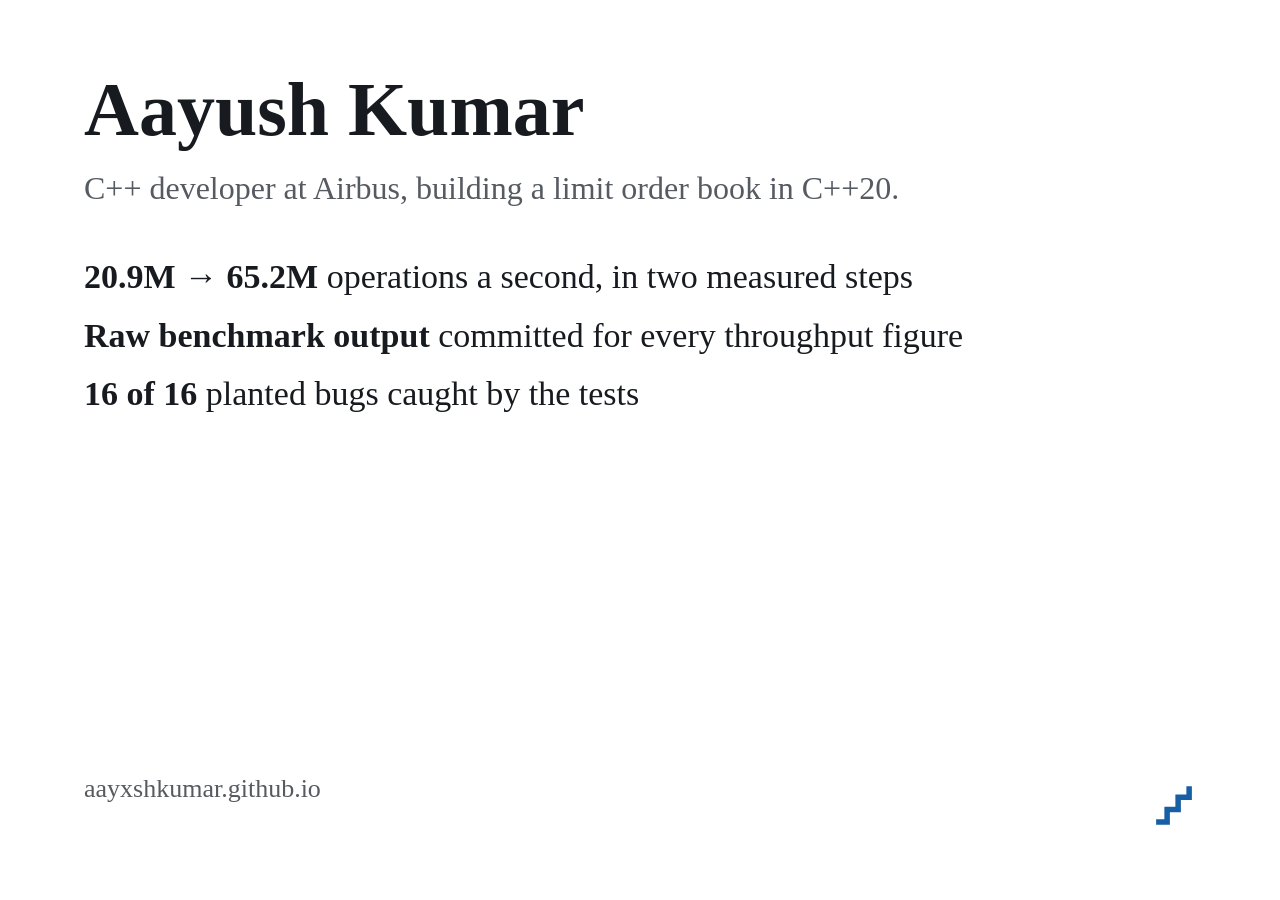
<file: og/home.html>
<!doctype html>
<html lang="en"><head><meta charset="utf-8"><meta name="color-scheme" content="light">
<style>
html,body{margin:0;width:1200px;height:630px;overflow:hidden;background:#fff;color:#171b20;font-family:Charter,"Bitstream Charter","Sitka Text",Cambria,serif}
.f{position:absolute;left:84px;right:84px;top:70px;bottom:70px}
h1{font-size:76px;line-height:1.05;margin:0 0 18px;font-weight:700}
.r{font-size:32px;line-height:1.3;color:#565b62;margin:0 0 46px;max-width:960px}
ul{list-style:none;margin:0;padding:0;font-size:34px;line-height:1.3}
li{margin:0 0 14px;font-variant-numeric:tabular-nums}
b{font-weight:700}
.u{position:absolute;left:0;bottom:0;font-size:26px;color:#565b62}
svg{position:absolute;right:0;bottom:4px}
</style></head><body><div class="f">
<h1>Aayush Kumar</h1>
<p class="r">C++ developer at Airbus, building a limit order book in C++20.</p>
<ul>
<li><b>20.9M → 65.2M</b> operations a second, in two measured steps</li>
<li><b>Raw benchmark output</b> committed for every throughput figure</li>
<li><b>16 of 16</b> planted bugs caught by the tests</li>
</ul>
<p class="u">aayxshkumar.github.io</p>
<svg width="44" height="44" viewBox="0 0 32 32"><path d="M3 29H11V20H19V11H27V3" fill="none" stroke="#175fa4" stroke-width="4"/></svg>
</div></body></html>
</file>
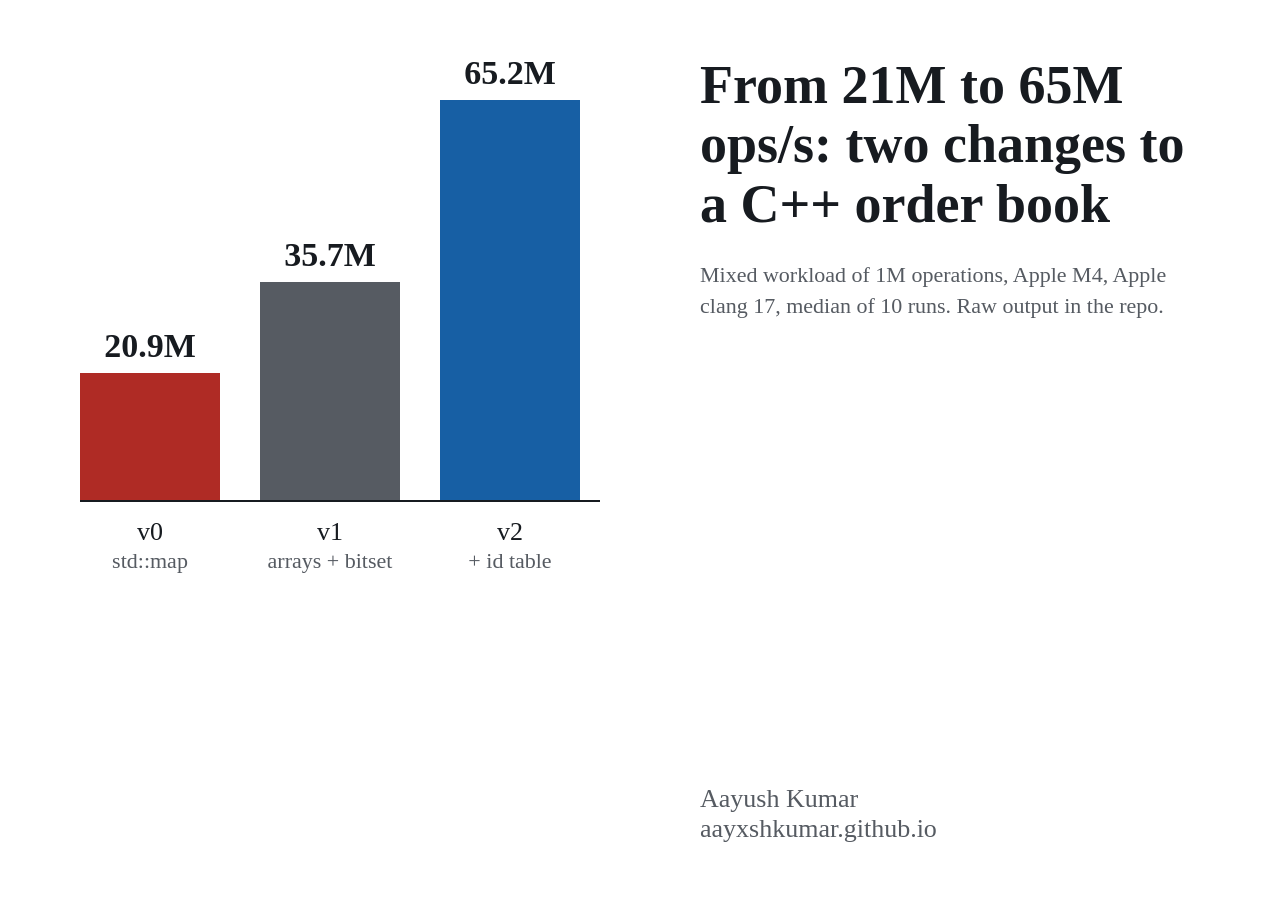
<file: og/order-book-3x.html>
<!doctype html>
<html lang="en"><head><meta charset="utf-8"><meta name="color-scheme" content="light">
<style>
html,body{margin:0;width:1200px;height:630px;overflow:hidden;background:#fff;color:#171b20;font-family:Charter,"Bitstream Charter","Sitka Text",Cambria,serif}
.f{position:absolute;left:80px;right:80px;top:56px;bottom:56px}
.chart{position:absolute;left:0;top:0;width:560px;height:518px}
.bar{position:absolute;bottom:72px;width:140px}
.v{position:absolute;left:0;right:0;text-align:center;font-size:34px;font-weight:700;font-variant-numeric:tabular-nums}
.l{position:absolute;bottom:0;width:180px;margin-left:-20px;white-space:nowrap;text-align:center;font-size:26px;line-height:1.2}
.l span{display:block;color:#565b62;font-size:22px}
.base{position:absolute;left:0;width:520px;bottom:72px;border-top:2px solid #171b20}
.t{position:absolute;left:620px;right:0;top:0;bottom:0}
h1{font-size:54px;line-height:1.1;margin:0 0 26px;font-weight:700}
.m{font-size:22px;line-height:1.4;color:#565b62;margin:0}
.u{position:absolute;bottom:0;left:0;font-size:26px;color:#565b62;margin:0}
</style></head><body><div class="f">
<div class="chart">
<div class="bar" style="left:0;height:129px;background:#af2b25"><div class="v" style="top:-46px">20.9M</div></div>
<div class="bar" style="left:180px;height:220px;background:#565b62"><div class="v" style="top:-46px">35.7M</div></div>
<div class="bar" style="left:360px;height:402px;background:#175fa4"><div class="v" style="top:-46px">65.2M</div></div>
<div class="base"></div>
<div class="l" style="left:0">v0<span>std::map</span></div>
<div class="l" style="left:180px">v1<span>arrays + bitset</span></div>
<div class="l" style="left:360px">v2<span>+ id table</span></div>
</div>
<div class="t">
<h1>From 21M to 65M ops/s: two changes to a C++ order book</h1>
<p class="m">Mixed workload of 1M operations, Apple M4, Apple clang 17, median of 10 runs. Raw output in the repo.</p>
<p class="u">Aayush Kumar<br>aayxshkumar.github.io</p>
</div>
</div></body></html>
</file>
<file: style.css>
/* Aayush Kumar: a lab log, set like a technical book.
   One column of Charter, blue underlined links, colour only in data.
   From 1,152 px the right margin carries each table's and figure's method. */

:root {
  --paper: #fff;            /* oklch(100% 0 0) */
  --ink: #171b20;           /* oklch(22% .012 255): the bid hue at 22% lightness, 17.3:1 */
  --mut: #565b62;           /* oklch(47% .012 255), 6.8:1 */
  --rule: #d5d8db;          /* oklch(88% .006 255), decorative */
  --rule2: #82878c;         /* oklch(62% .01 255), button borders, 3.6:1 */
  --link: #224fa7;          /* oklch(45% .15 262), 7.6:1 */
  --visited: #633481;       /* oklch(42% .13 310), 9.0:1 */
  --bid: #175fa4;           /* bid and v2, oklch(48% .13 252), 6.6:1 */
  --ask: #af2b25;           /* ask and v0, oklch(50% .17 28), 6.5:1 */
  --bad: color-mix(in srgb, var(--ask) 10%, var(--paper));   /* #f7eae9, always with a 3 px ask bar */

  --serif: Charter, "Bitstream Charter", "Sitka Text", Cambria, serif;
  --mono: ui-monospace, "SF Mono", Menlo, "Cascadia Mono", Consolas, "DejaVu Sans Mono", monospace;
  --measure: 41rem;          /* 62ch of Charter at 19 px, as rem so it resolves once, not per element */
  --margin: 15rem;
  --gap: 2.5rem;
  --gutter: 16px;
  --block: calc(var(--measure) + var(--gap) + var(--margin));
  --left: max(var(--gutter), 8vw);

  --ease-out: cubic-bezier(0.23, 1, 0.32, 1);
  --t-press: 80ms;
  --t-in: 100ms;
  --t-out: 240ms;
  --t-fade: 700ms;
  color-scheme: light dark;
}
@media (prefers-color-scheme: dark) {
  :root {
    --paper: #0d1013;       /* oklch(17% .008 255) */
    --ink: #e5e8ec;         /* 15.6:1 */
    --mut: #a7abb1;         /* 8.3:1 */
    --rule: #2f3338;
    --rule2: #65696f;       /* 3.5:1 */
    --link: #8bb9fd;        /* 9.5:1 */
    --visited: #cda4ec;     /* 9.2:1 */
    --bid: #79b6f4;         /* 9.0:1 */
    --ask: #f2897c;         /* 7.9:1 */
    --bad: color-mix(in srgb, var(--ask) 16%, var(--paper));  /* #322324 */
  }
}

*, *::before, *::after { box-sizing: border-box; }
html { -webkit-text-size-adjust: 100%; }
body {
  margin: 0;
  background: var(--paper);
  color: var(--ink);
  font: 1.1875rem/1.5 var(--serif);
  font-size-adjust: 0.481;                /* fallbacks to Charter's x-height; a no-op on Charter */
  hyphens: manual;
  container-type: inline-size;            /* .wide uses 100cqw, which excludes a classic scrollbar */
}

/* ---- Frame ------------------------------------------------------------- */
@supports (width: 1cqw) { :root { --left: max(var(--gutter), 8cqw); } }
main, footer {
  max-width: var(--measure);
  margin-left: var(--left);
  margin-right: var(--gutter);
}
main { padding-top: 3.5rem; }
main > p:first-child { margin-bottom: 1.25rem; }       /* the name link on subpages, same place as the home h1 */

/* ---- Type -------------------------------------------------------------- */
h1, h2, h3 { font-weight: 700; text-wrap: balance; }
p, li, figcaption, .cap, .note { text-wrap: pretty; }
h1 { font-size: 1.625rem; line-height: 1.15; margin: 0 0 1rem; }
h2 { font-size: 1.25rem; line-height: 1.25; margin: 2.75rem 0 .5rem; }
h3 { font-size: 1em; line-height: 1.3; margin: 1.75rem 0 .25rem; }
p, ul, ol { margin: 0 0 1rem; }
ul { padding-left: 1.2em; }
li { margin-bottom: .4rem; }
.meta { font-size: .85em; color: var(--mut); margin-top: -.5rem; }
.mut { color: var(--mut); }
.print-only { display: none; }
.vh { position: absolute; width: 1px; height: 1px; overflow: hidden; clip-path: inset(50%); white-space: nowrap; }

code, kbd, pre { font-family: var(--mono); }
sup, sub { line-height: 0; }
:not(pre) > code { line-height: 1; }
tbody th, td.t { text-wrap: balance; }
.nw { white-space: nowrap; }
code { font-size: 1em; font-size-adjust: 0.481; }       /* inline code as tall as the text around it */
@supports not (font-size-adjust: 0.481) { code { font-size: .84em; } }

/* ---- Links ------------------------------------------------------------- */
a {
  color: var(--link);
  text-underline-offset: .15em;
  text-decoration-thickness: .06em;
  text-decoration-color: color-mix(in srgb, currentColor 55%, transparent);
  transition: text-decoration-color var(--t-out) var(--ease-out);
}
a:visited { color: var(--visited); }
@media (hover: hover) {
  a:hover { text-decoration-color: currentColor; transition-duration: var(--t-in); }
}
a:active { text-decoration-thickness: .12em; }
.links a:visited, footer a:visited, main > p:first-child a:visited, .sections a:visited, h2 a:visited { color: var(--link); }
:focus-visible { outline: 2px solid var(--link); outline-offset: 2px; }

.links { list-style: none; padding: 0; margin: 1.25rem 0 0; display: flex; flex-wrap: wrap; gap: .25rem 1.25rem; }
.links li { margin: 0; }

/* Headings are their own links: ink, underlined only on hover or focus. */
h2 > a { color: inherit; text-decoration-line: none; }
@media (hover: hover) { h2 > a:hover { text-decoration-line: underline; } }
h2 > a:focus-visible { text-decoration-line: underline; }

/* ---- Landing on a link: § and a 1.6 s tint ------------------------------ */
:target { scroll-margin-top: 1.5rem; }
h2:target > a::before { content: "§\00a0"; color: var(--mut); font-weight: 400; }
@media (prefers-reduced-motion: no-preference) {
  h2:target, tr:target > *, figure:target, .withcap:target, section:target, li:target { animation: land 1.6s var(--ease-out) 1; }
}
@keyframes land { from { background-color: color-mix(in srgb, var(--bid) 14%, var(--paper)); } to { background-color: transparent; } }

/* ---- Tables: booktabs, three rules ------------------------------------- */
table { border-collapse: collapse; font-size: .9em; line-height: 1.35; font-variant-numeric: tabular-nums lining-nums; margin: .75rem 0 1.25rem; }
thead th {
  font-weight: 400; color: var(--mut); text-align: right; vertical-align: bottom; line-height: 1.25;
  padding: .4rem 0 .35rem 1.4rem;
  border-top: 1.5px solid var(--ink); border-bottom: 1px solid var(--ink);
}
thead th:first-child { text-align: left; padding-left: 0; }
tbody th { font-weight: 400; text-align: left; padding: .3rem 0; }
tbody > tr > * { vertical-align: baseline; }
tbody td { text-align: right; padding: .3rem 0 .3rem 1.4rem; white-space: nowrap; }
tbody tr:first-child > * { padding-top: .5rem; }
tbody tr:last-child > * { border-bottom: 1.5px solid var(--ink); padding-bottom: .5rem; }
th.t, td.t { text-align: left; white-space: normal; }
td.t { padding-left: 1.4rem; }
thead th.t { text-align: left; }
table code { font-size: 1em; }

/* ---- Captions, figures, margin ----------------------------------------- */
.cap, figcaption { font-size: .85em; line-height: 1.45; color: var(--mut); margin: .5rem 0 1.5rem; max-width: var(--measure); }
.cap a, figcaption a, .cap code, figcaption code { white-space: nowrap; }
.cap b, figcaption b { color: var(--ink); font-weight: 400; }   /* the finding sentence */
.withcap { margin: 1.5rem 0; }
.withcap > table { margin: 0; }
.withcap > .cap { margin-bottom: 0; }

.wide { width: min(110ch, calc(100vw - var(--left) - var(--gutter))); }    /* fallback */
@supports (width: 1cqw) { .wide { width: min(110ch, calc(100cqw - var(--left) - var(--gutter))); } }  /* no overflow under a classic scrollbar */
figure { margin: 1.75rem 0; }
figure img { display: block; width: 100%; height: auto; }
figure.wide img { max-width: 720px; }

/* Sidenotes: an indented block here, the margin from 72em. */
.note {
  display: block; font-size: .85em; line-height: 1.45; color: var(--mut);
  margin: .6rem 0 .9rem 1.25rem; padding-left: .75rem; border-left: 2px solid var(--rule);
}

/* Code */
pre {
  margin: .25rem 0 1.5rem; padding: .75em 1em; overflow-x: auto;
  border-left: 2px solid var(--rule); font-size: .8em; line-height: 1.45; tab-size: 4;
}
pre code { font-size: 1em; font-size-adjust: none; }
.codecap { font-size: .85em; color: var(--mut); margin: 1.25rem 0 0; }

/* ---- Method popovers on headline numbers ------------------------------- */
button.num {
  font: inherit; color: inherit; background: none; border: 0; border-radius: 0;
  padding: 2px 0; margin: -2px 0; min-height: 0; cursor: pointer;
  text-decoration: underline dotted var(--mut); text-decoration-thickness: 1px; text-underline-offset: .25em;
}
.method { display: none; }
.method:popover-open {            /* default and no-anchor fallback: a bottom sheet */
  display: block; box-sizing: border-box; position: fixed; inset: auto var(--gutter) var(--gutter) var(--gutter); margin: 0;
  max-height: 60vh; overflow: auto; height: auto; max-width: none;
  padding: .6rem .8rem 3.5rem; font: .85em/1.45 var(--serif); font-size-adjust: 0.481; font-weight: 400;
  text-align: left; white-space: normal; color: var(--ink); background: var(--paper);
  border: 1px solid var(--rule2); border-radius: 0; box-shadow: none;
}
@media (min-width: 47.5em) { @supports (position-area: block-end) {
  .method:popover-open { position: absolute; inset: auto; margin: .35rem 0 0; max-width: min(24rem, calc(100vw - 32px)); min-width: min(20rem, calc(100vw - 32px));
    padding-bottom: .6rem; position-area: block-end span-inline-end; position-try-fallbacks: flip-inline; }
} }
.method .close {
  position: absolute; right: .5rem; bottom: .5rem; min-height: 44px; min-width: 44px;
  font: .9em/1.2 var(--serif); color: var(--ink); background: var(--paper); border: 1px solid var(--rule2); border-radius: 2px; cursor: pointer;
}
@media (min-width: 47.5em) { @supports (position-area: block-end) {
  .method .close { position: static; float: right; min-height: 24px; min-width: 0; margin: .25rem 0 0 .75rem; padding: .1rem .5rem; }
} }
@media (min-width: 47.5em) and (pointer: coarse) { @supports (position-area: block-end) {
  .method .close { min-height: 44px; min-width: 44px; }
} }
.method a { white-space: nowrap; }
.method::backdrop { background: transparent; }
.endnotes { font-size: .9em; padding-left: 1.6em; }
.endnotes li { margin-bottom: .6rem; }
.endnotes b { font-weight: 700; }
.endnotes .rcpt { display: grid; grid-template-columns: 7.2em 1fr; gap: 0 .75rem; margin: .2rem 0 .3rem; }
.endnotes .rcpt dt { color: var(--mut); }
.endnotes .rcpt dd { margin: 0; }
.endnotes .more { margin: 0; color: var(--mut); }
.missing { color: var(--ask); }
@media (max-width: 30em) { .endnotes .rcpt { grid-template-columns: 1fr; } .endnotes .rcpt dd { margin-bottom: .2rem; } }

/* ---- Copy buttons (post and ledger) ------------------------------------- */
.cmd { display: grid; grid-template-columns: 1fr auto; column-gap: .75rem; align-items: end; }
.copy {
  font: .8em/1.2 var(--serif); font-size-adjust: 0.481; color: var(--ink); background: var(--paper);
  border: 1px solid var(--rule2); border-radius: 2px; padding: .15rem .5rem; min-height: 24px; min-width: 6ch; cursor: pointer;
}
.copy .done { display: none; }
.copy[data-copied] .done { display: inline; }
.copy[data-copied] .idle { display: none; }
.cmd > .codecap { grid-column: 1; grid-row: 1; }
.cmd > pre { grid-column: 1 / -1; grid-row: 2; }
.cmd > .copy { grid-column: 2; grid-row: 1; margin: 0 0 .25rem; }
@media (max-width: 47.5em), (pointer: coarse) { .copy { min-height: 44px; } }
@media (pointer: coarse) { select, .stepper button { min-height: 44px; } }

/* ---- Claims ledger ------------------------------------------------------ */
.ledger { width: 100%; }
.ledger tbody th { min-width: 11rem; padding-right: 1rem; }
.ledger thead th.t { padding-left: 1.4rem; }
.ledger td.t { white-space: normal; }
.ledger .val { min-width: 9rem; }
.ledger .used { display: block; color: var(--mut); font-size: .88em; font-weight: 400; }
.ledger .ev { display: block; margin-bottom: .15rem; }
.ledger tbody > tr > * { border-top: 1px solid var(--rule); }
.ledger tbody tr:first-child > * { border-top: 0; }
.ledger code { overflow-wrap: break-word; }
@media (min-width: 47.5em) and (max-width: 71.99em) { main > .ledger.wide { width: min(110ch, calc(100cqw - var(--left) - var(--gutter))); max-width: none; } }
.statuses dt { font-weight: 400; font-style: italic; }
.statuses dd { margin: 0 0 .9rem; }
@media (max-width: 47.5em) {
  table.stack, table.stack tbody, table.stack tr, table.stack th, table.stack td { display: block; width: auto; }
  table.stack thead { position: absolute; width: 1px; height: 1px; overflow: hidden; clip-path: inset(50%); }
  table.stack tbody > tr > * { border: 0; padding: 0; text-align: left; white-space: normal; }
  table.stack tr { padding: .6rem 0; border-top: 1px solid var(--rule); }
  table.stack tr:first-child { border-top: 0; }
  table.stack tbody tr:last-child { border-bottom: 1.5px solid var(--ink); }
  table.stack th[scope="row"] { font-weight: 700; margin-bottom: .25rem; }
  table.stack td { margin: .2rem 0 0; }
  table.stack td::before { content: attr(data-label); content: attr(data-label) / ""; display: block; color: var(--mut); font-size: .85em; }
  .ledger thead th.t { padding-left: 0; }
}

/* ---- Log --------------------------------------------------------------- */
.log { list-style: none; padding: 0; margin: 0 0 1rem; }
.log li { display: grid; grid-template-columns: 6.6em 1fr; column-gap: .75rem; margin: 0 0 .9rem; align-items: baseline; }
.log .d { font-size: .9em; color: var(--mut); font-variant-numeric: tabular-nums; text-decoration-line: none; }
.log .d:visited { color: var(--mut); }
@media (hover: hover) { .log .d:hover { text-decoration-line: underline; } }
.log p { grid-column: 2; margin: .1rem 0 0; font-size: .9em; color: var(--mut); }
.log .sha { grid-column: 2; font: .8em var(--mono); color: var(--mut); text-decoration-line: none; justify-self: start; }
.log .sha:visited { color: var(--mut); }
@media (hover: hover) { .log .sha:hover { text-decoration-line: underline; } }
@media (min-width: 47.5em) {
  .log li { grid-template-columns: 6.6em 1fr 5.5em; }
  .log .sha { grid-column: 3; grid-row: 1; justify-self: end; }
}

.sections { font-size: .9em; margin: 0 0 1rem; }
.draft { color: var(--mut); border-left: 2px solid var(--rule); padding-left: .75rem; }
.revisions { list-style: none; padding: 0; }
.revisions li { margin-bottom: .6rem; }
.revisions time { font-variant-numeric: tabular-nums; color: var(--mut); }

/* ---- Buttons and the stepper ------------------------------------------- */
select, .stepper button {
  font: .9em/1.2 var(--serif); font-size-adjust: 0.481;
  color: var(--ink); background: var(--paper);
  border: 1px solid var(--rule2); border-radius: 2px;
  padding: .3rem .65rem; min-height: 2rem;
  transition: background-color var(--t-out) var(--ease-out);
}
.stepper button:not([aria-disabled="true"]) { cursor: pointer; }
.stepper button[aria-disabled="true"] { opacity: .45; cursor: default; }
@media (hover: hover) and (pointer: fine) {
  .stepper button:not([aria-disabled="true"]):hover { background: color-mix(in srgb, var(--ink) 6%, var(--paper)); transition-duration: var(--t-in); }
}
.stepper button:not([aria-disabled="true"]):active { background: color-mix(in srgb, var(--ink) 10%, var(--paper)); transition-duration: var(--t-press); }
button.num:hover { background: none; text-decoration-style: solid; }
:has(> .method:popover-open) > button.num { text-decoration-style: solid; }

.stepper { scroll-margin-top: 1.5rem; margin: 1.5rem 0 1.75rem; padding: 1rem 0 .75rem; border-top: 1px solid var(--rule); border-bottom: 1px solid var(--rule); }
.stepper > h3 { margin-top: 0; }
html:not(.js) .stepper { display: none; }
.stepper { min-height: 29rem; }                                     /* step-0 height, reserved before stepper.js runs */
@media (min-width: 47.5em) and (max-width: 63.99em) { .stepper { min-height: 31.75rem; } }
.controls { display: flex; flex-wrap: wrap; align-items: center; gap: .5rem; margin: 0; font-size: .9em; }
.pick { display: flex; flex-wrap: wrap; align-items: center; gap: .25rem .5rem; margin: 0 0 .5rem; font-size: .9em; }
.pick label { color: var(--mut); }
.pick select { font-size: 1em; }
.controls select, .controls button { font-size: 1em; }
.cols { display: grid; grid-template-columns: minmax(14rem, 1fr) 2.6fr; gap: 1.75rem; margin-top: 1rem; }
.bookwrap { min-width: 0; }

.ops { list-style: none; margin: 0; padding: 0; font-size: .85em; line-height: 1.4; color: var(--mut); font-variant-numeric: tabular-nums; }
.ops li { display: grid; grid-template-columns: 3ch 1fr; column-gap: .6rem; margin: 0; padding: .1rem 0 .1rem 0; }
.ops .n { text-align: right; }
.ops li.done { color: var(--ink); }
.ops li[aria-current="step"] { font-weight: 700; color: var(--ink); box-shadow: inset 2px 0 0 var(--ink); }

.book { width: 100%; margin: 0; font-size: .8em; }
.book thead th { padding: .25rem .6rem .2rem 0; }
.book thead tr + tr th { border-top: 0; padding-top: 0; }
.book thead tr:first-child th { border-bottom: 0; padding-bottom: .1rem; }
.book thead th.grp { text-align: left; color: var(--ink); font-weight: 700; }
.book tbody td, .book tbody th, .book tfoot td, .book tfoot th { padding: .25rem .6rem .25rem 0; }
.book :is(td, th):first-child { padding-left: .5rem; text-align: left; }   /* every row, so a bad row adds only its bar */
.book td.q, .book th.q { text-align: left; white-space: normal; }
.book .q span { white-space: nowrap; }                                       /* one order never breaks; orders may wrap between */
.book .eq { text-align: center; padding-inline: .5rem; color: var(--mut); border-inline: 1px solid var(--rule); }
.book .eq.ne { color: var(--ask); font-weight: 700; }
.book .bid { color: var(--bid); }
.book .ask { color: var(--ask); }
.book tbody tr.spread > * { color: var(--mut); font-size: .92em; border-top: 1px solid var(--rule); border-bottom: 1px solid var(--rule); }
.book tbody tr.spread > .eq.ne { color: var(--ask); }
.book tfoot > tr > * { border-top: 1px solid var(--ink); color: var(--mut); text-align: left; white-space: normal; padding-top: .4rem; }
.book tfoot .eq { text-align: center; }
.book tr.bad > * { background: var(--bad); }
.book tr.bad > :first-child { box-shadow: inset 3px 0 0 var(--ask); }
.book .diff { text-decoration: underline 2px var(--ask); text-underline-offset: .22em; text-decoration-skip-ink: none; }
.book tfoot tr.bad > * { color: var(--ink); }
.book thead tr:first-child th:nth-child(1) { width: 3.6em; }
.book thead tr:first-child th:nth-child(2) { width: 4.8em; }
.book thead tr + tr th:not(.q) { width: 3.4em; }
.book thead th.q { width: 30%; }
.book thead tr + tr th:first-child { text-align: right; padding-left: 0; }
.book .eq + *, .book thead tr + tr th:nth-child(3) { padding-left: .5rem; }
.book tbody th { font-weight: 400; }
.book tbody th + th { text-align: right; }
.book tfoot th { font-weight: 400; }

.verdict { margin: .85rem 0 0; font-size: .9em; min-height: 3.7em; min-height: calc(2lh + .7rem); padding: .3rem .5rem; }
.verdict.bad { background: var(--bad); box-shadow: inset 3px 0 0 var(--ask); }

/* ---- Footer ------------------------------------------------------------ */
footer { margin-top: 3.5rem; padding: 1rem 0 2.5rem; border-top: 1px solid var(--rule); font-size: .85em; color: var(--mut); }
footer .links { margin: 0 0 .4rem; }
footer p { margin: 0 0 .4rem; }

/* ---- Hanging bullets from 47.5em ---------------------------------------- */
@media (min-width: 47.5em) {
  main ul:not(.links):not(.log):not(.revisions) { padding-left: 0; }
  h2:target > a::before { position: absolute; margin-left: -1.1em; }
}

/* ---- The margin, from 72em (1,152 px) ---------------------------------- */
/* The text and its margin are centred together as one block; below 72em the column stays left-anchored. */
@media (min-width: 72em) {
  :root { --left: max(8vw, (100vw - var(--block)) / 2); }
  @supports (width: 1cqw) { :root { --left: max(8cqw, (100cqw - var(--block)) / 2); } }
  main { max-width: var(--block); }
  main > * { max-width: var(--measure); }
  main > .wide { max-width: none; width: auto; }   /* wide blocks fill the centred block, so both sides stay even */
  /* The caption sits in the margin, its top level with the object's top rule (Tufte). */
  main > .withcap {
    display: grid; grid-template-columns: var(--measure) var(--margin); column-gap: var(--gap);
    align-items: start; max-width: none; width: auto; clear: right;
  }
  .withcap > :not(.cap):not(figcaption) { grid-column: 1; grid-row: 1; min-width: 0; }
  .withcap > .cap, .withcap > figcaption { grid-column: 2; grid-row: 1; margin: 0; font-size: .8em; line-height: 1.45; }
  #bugs + .stepper { border-top: 0; padding-top: 0; }
  figure.withcap.wide { width: auto; }
  figure.withcap img { max-width: none; }
  .note {
    float: right; clear: right; width: var(--margin);
    margin: .25em calc(-1 * (var(--margin) + var(--gap))) .5em 0;
    padding: 0; border: 0; font-size: .8em;
  }
}

/* ---- Phones ------------------------------------------------------------ */
@media (max-width: 47.5em) {
  body { font-size: 1.0625rem; }
  :root { --measure: 36.6rem; }                                   /* 62ch at 17 px */
  main, footer { margin-left: var(--gutter); }                     /* 16 px on both sides */
  main { padding-top: 2rem; }
  h1 { font-size: 1.375rem; }
  .wide { width: auto; }
  thead th, tbody td { padding-left: .75rem; }
  td.t { padding-left: .75rem; }
  .log li { grid-template-columns: 1fr; }
  .log p { grid-column: 1; }
  .log .sha { grid-column: 1; padding: .3rem 0; }
  .log .d { white-space: nowrap; }
  .cols { grid-template-columns: 1fr; }
  .book { font-size: .78em; }
  .book thead th, .book tbody td, .book tbody th, .book tfoot td, .book tfoot th { padding-right: .4rem; }
  .book .eq { padding-inline: .3rem; }
  /* The stepper on a phone: controls stay on screen, the verdict under them, books before the ops */
  .stepper { display: flex; flex-direction: column; min-height: 46.5rem; }
  .controls { position: sticky; top: 0; z-index: 1; background: var(--paper); padding: .5rem 0; }
  .pick label { flex-basis: 100%; }
  .pick #bug { flex: 1 1 100%; min-width: 0; max-width: 100%; }
  .controls { border-bottom: 1px solid var(--rule); }
  select, .stepper button { font-size: 16px; min-height: 44px; padding: .5rem .8rem; }   /* no iOS focus zoom */
  .verdict { order: 1; min-height: 5.2em; min-height: calc(4lh + .7rem); }
  .cols { order: 2; display: flex; flex-direction: column-reverse; }
}

/* ---- Motion ------------------------------------------------------------ */
@media (prefers-reduced-motion: no-preference) {
  @view-transition { navigation: auto; }
  ::view-transition-group(root) { animation-duration: 120ms; }
}
::view-transition { pointer-events: none; }
@media (prefers-reduced-motion: reduce) {
  *, *::before, *::after { transition-duration: 0s !important; animation-duration: 0s !important; animation-iteration-count: 1 !important; }
}

/* ---- Print: a paper --------------------------------------------------- */
@page {
  size: A4;
  margin: 18mm 16mm 20mm;
  @bottom-center { content: counter(page) " / " counter(pages); font: 9pt Charter, "Bitstream Charter", "Sitka Text", Cambria, serif; color: #444; }
}
@media print {
  :root { color-scheme: light; --paper: #fff; --ink: #000; --mut: #444; --rule: #bbb; --rule2: #888; --link: #000; --visited: #000; }
  body { font-size: 10.5pt; line-height: 1.4; }
  main, footer { max-width: none; margin: 0; }
  main { padding-top: 0; }
  main > * { max-width: none; }
  main ul:not(.links):not(.log):not(.revisions) { padding-left: 1.2em; }
  table.ledger { break-inside: auto; }
  table.ledger tr { break-inside: avoid; }
  .print-only { display: block; }
  .wide { width: auto; }
  .stepper, footer, .method, .noprint { display: none !important; }
  button.num { text-decoration: none; }
  .withcap { display: block; position: static; }
  .withcap > .cap, .withcap > figcaption { position: static; width: auto; }
  .withcap > .cap, .withcap > figcaption { font-size: .85em; margin: .4rem 0 0; }
  .note { float: none; width: auto; margin: .3em 0 .6em 1.2em; padding-left: .6em; border-left: 1px solid #bbb; }
  a { color: inherit; text-decoration: none; }
  main p a[href^="http"]::after, main li a[href^="http"]::after { content: " (" attr(href) ")"; font-size: .85em; overflow-wrap: anywhere; }
  main p a[href^="mailto"]::after { content: " (" attr(href) ")"; font-size: .85em; }
  h2 > a::before { content: none !important; }
  h2, h3 { break-after: avoid; }
  figure, table, pre, .note, .withcap { break-inside: avoid; }
  figure img { max-width: 15cm !important; }
}
</file>
